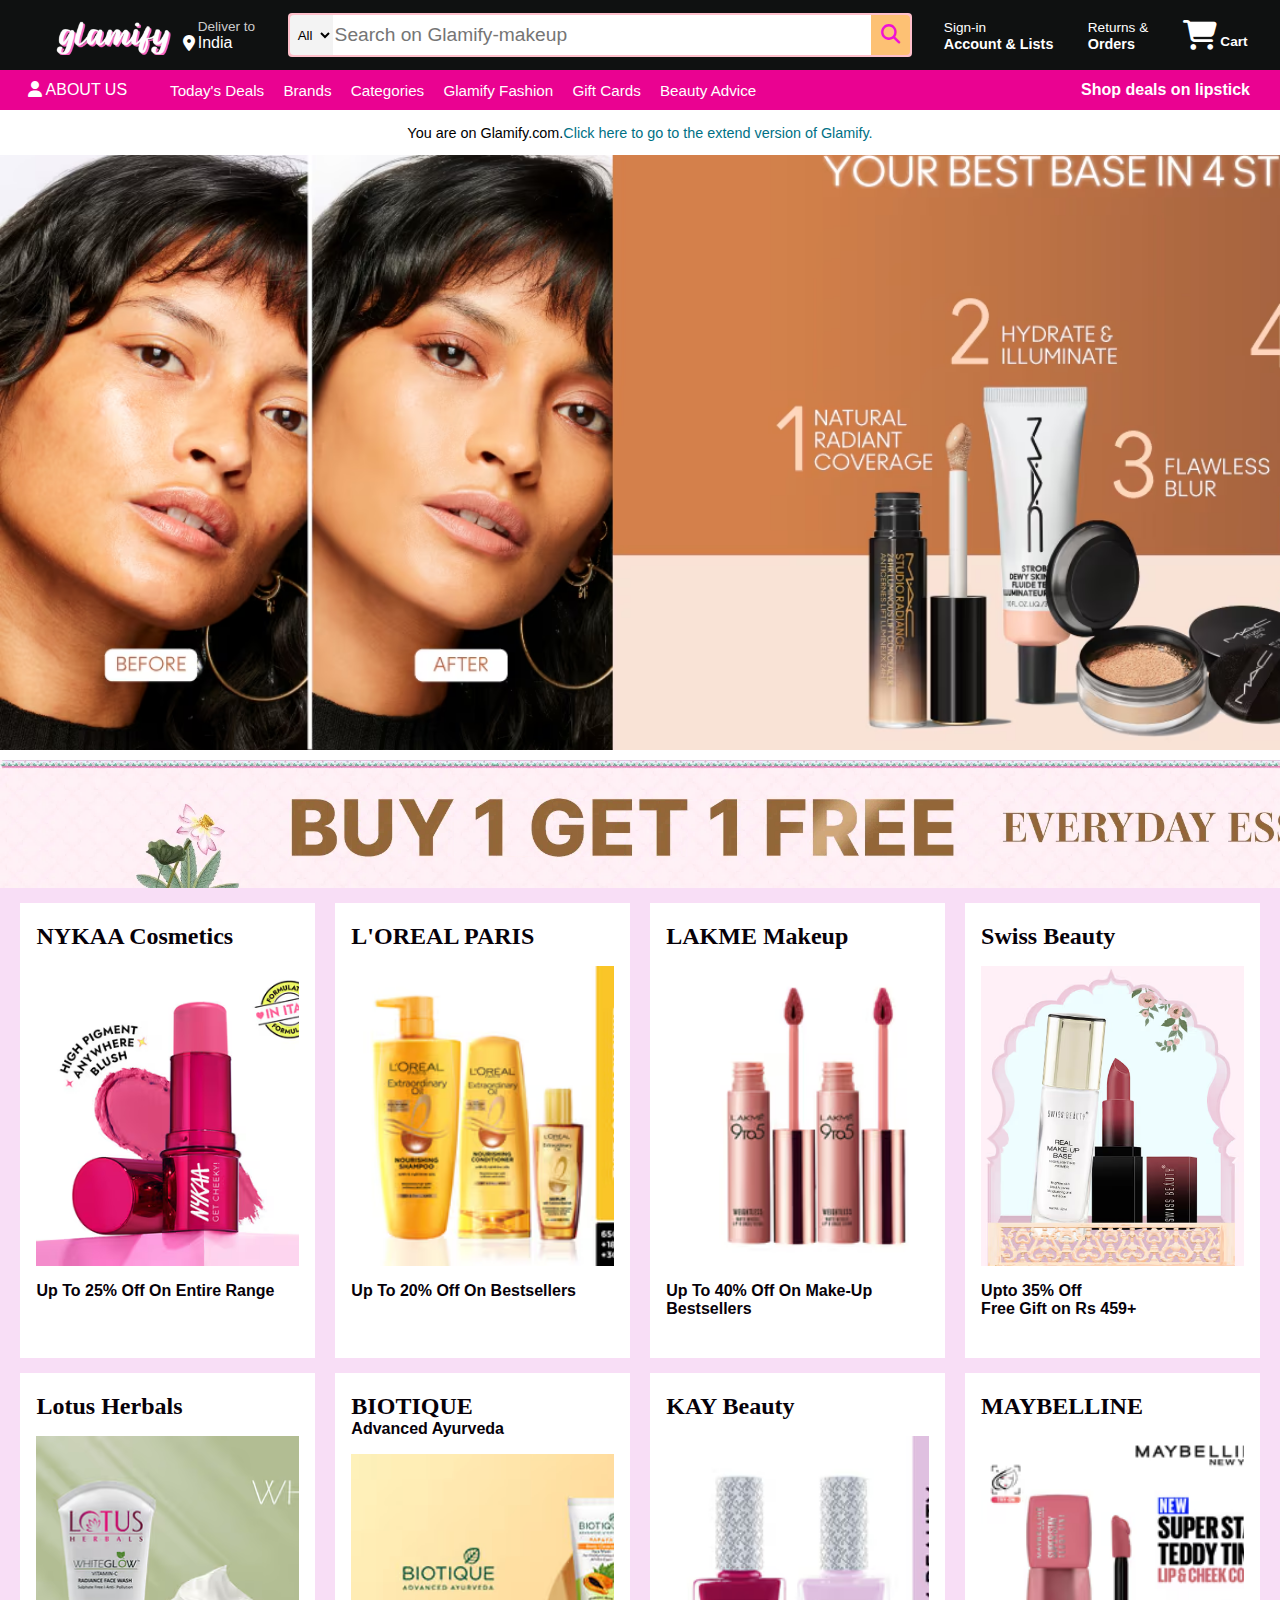
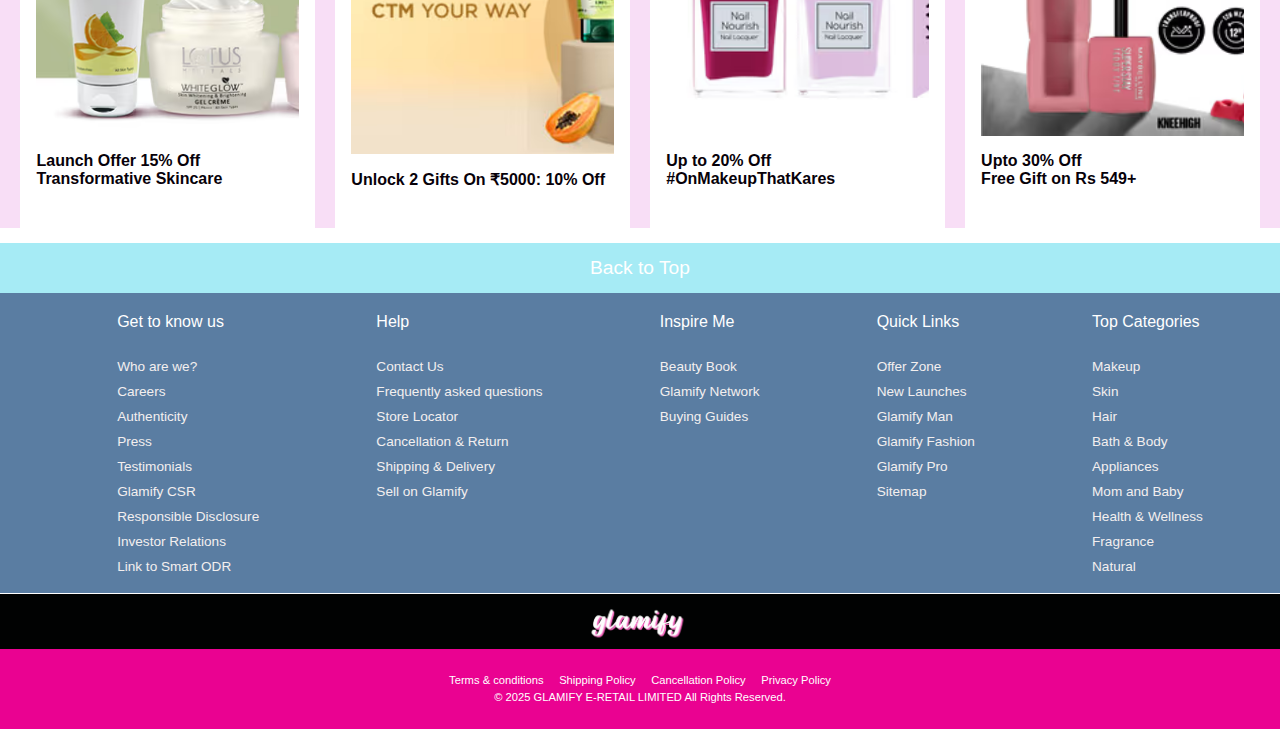
<file: index.html>
<!DOCTYPE html>
<html lang="en">
  <head>
    <meta charset="UTF-8" />
    <meta name="viewport" content="width=device-width, initial-scale=1.0" />
    <title>GLAMIFY</title>
    <link
      rel="stylesheet"
      href="https://cdnjs.cloudflare.com/ajax/libs/font-awesome/6.7.2/css/all.min.css"
      integrity="sha512-Evv84Mr4kqVGRNSgIGL/F/aIDqQb7xQ2vcrdIwxfjThSH8CSR7PBEakCr51Ck+w+/U6swU2Im1vVX0SVk9ABhg=="
      crossorigin="anonymous"
      referrerpolicy="no-referrer"
    />
    <link rel="stylesheet" href="style.css"/>
  </head>
  <body>
    <header>
      <div class="navbar">
        <div class="nav-logo">
          <div class="logo"></div>
        </div>

        <div class="nav-address border">
          <p class="add-first">Deliver to</p>
          <div class="add-icon">
            <i class="fa-sharp fa-solid fa-location-dot"></i>
            <p class="add-second">India</p>
          </div>
        </div>

        <div class="nav-search">
          <select class="search-select">
            <option>All</option>
          </select>
          <input type="text" placeholder="Search on Glamify-makeup" class="search-input" />
          <div class="search-icon">
            <i class="fa-solid fa-magnifying-glass"></i>
          </div>
        </div>
      <div class="nav-signin border">
        <a href="signin.html" target="_blank">
        <p><span>Sign-in</span></p>
        <p class="nav-second">Account & Lists</p>
        </a>
      </div>

    <div class="nav-return border">
      <p><span>Returns &</span></p>
      <p class="nav-second ">Orders</p>
    </div>

    <div class="nav-cart border">
        <i class="fa-solid fa-cart-shopping"></i>
        Cart
    </div>
</div>

    <div class="panel">
        <div class="panel-all"> 
            <i class="fa-solid fa-user"></i>
            <a href="aboutus.html" target="_blank">ABOUT US</a>
            
             </div>
             <div class="panel-ops">
                <p>Today's Deals</p>
                <p>Brands</p>
                <p>Categories</p>
                <p>Glamify Fashion</p>
                <p>Gift Cards</p>
                <p>Beauty Advice</p>
                <p></p>
            </div>
            <div class="panel-deals border">
                <a href="lipstick-deals.html" target="_blank">Shop deals on lipstick</a>
            </div>
    </div>
    </header>
    <div class="hero-section">
        <div class="hero-msg">
            <p>You are on Glamify.com.<a href="https://www.purplle.com/" target="_blank">Click here to go to the extend version of Glamify.</a></p>
        </div>
    </div>
    <div class="buy-section"></div>
        <div class="shop-section">
            <div class="box">
                <a href="nykaa.html" target="_blank">
                <div class="box-content">
                <h2>NYKAA Cosmetics</h2>
                <div class="box-img" style="background-image:url('lipstick.avif');"></div>
                <p>Up To 25% Off On Entire Range</p>
            </div>
            </a>
        </div>
            <div class="box">
                <a href="loreal.html" target="_blank">
                    <div class="box-content">
                    <h2>L'OREAL PARIS</h2>
                    <div class="box-img" style="background-image:url('loreal.avif');"></div>
                    <p>Up To 20% Off On Bestsellers</p>
                </div>
            </a>
            </div>
            <div class="box">
                <a href="lakme.html" target="_blank">
                <div class="box-content">
                    <h2>LAKME Makeup</h2>
                    <div class="box-img" style="background-image:url('lakme.avif');"></div>
                    <p>Up To 40% Off On Make-Up Bestsellers</p>
                </div>
            </a>
            </div>
            <div class="box">
                <a href="swiss.html" target="_blank">
                <div class="box-content">
                    <h2>Swiss Beauty</h2>
                    <div class="box-img" style="background-image:url('swiss.avif');"></div>
                    <p>Upto 35% Off<br>
                    Free Gift on Rs 459+</p>
                </div>
            </a>
            </div>
            <div class="box">
                <a href="lotus.html" target="_blank">
                <div class="box-content">
                    <h2>Lotus Herbals</h2>
                    <div class="box-img" style="background-image:url('lotus.avif');"></div>
                    <p>Launch Offer 15% Off<br>
                        Transformative Skincare</p>
                </div>
            </a>
            </div>
            <div class="box">
                <a href="biotique.html" target="_blank">
                <div class="box-content">
                    <p><h2>BIOTIQUE</h2> Advanced Ayurveda<p>
             <div class="box-img" style="background-image:url('biotique.avif');"></div>
                    <p>Unlock 2 Gifts
                    On ₹5000: 10% Off</p>
                </div>
            </a>
            </div>
            <div class="box">
                <a href="kay.html" target="_blank">
                <div class="box-content">
                    <h2>KAY Beauty</h2>
                    <div class="box-img" style="background-image:url('kay.avif');"></div>
                    <p>Up to 20% Off <br> #OnMakeupThatKares</p>
                </div>
            </a>
            </div>
            <div class="box">
                <a href="maybelline.html" target="_blank">
                <div class="box-content">
                    <h2>MAYBELLINE</h2>
                    <div class="box-img" style="background-image:url('maybelline.avif');"></div>
                    <p>Upto 30% Off<br>Free Gift on Rs 549+</p>
                </div>
            </a>
            </div>
        </div>
     <footer>
        <div class="foot-panel1">
            <a href="index.html" target="_blank">Back to Top</a>
        </div>
     

        <div class="foot-panel2">
            <ul>
                <p>Get to know us<br><br></p>
                <a>Who are we?</a>
                <a>Careers</a>
                <a>Authenticity</a>
                <a>Press</a>
                <a>Testimonials</a>
                <a>Glamify CSR</a>
                <a>Responsible Disclosure</a>
                <a>Investor Relations</a>
                <a>Link to Smart ODR</a>
            </ul>
            <ul>
                <p>Help<br><br></p>
                <a>Contact Us</a>
                <a>Frequently asked questions</a>
                <a>Store Locator</a>
                <a>Cancellation & Return</a>
                <a>Shipping & Delivery</a>
                <a>Sell on Glamify</a>
                </ul>
            <ul>
                <p>Inspire Me<br><br></p>
                <a>Beauty Book</a>
                <a>Glamify Network</a>
                <a>Buying Guides</a>
             </ul>
            <ul>
                <p>Quick Links<br><br></p>
                <a>Offer Zone</a>
                <a>New Launches</a>
                <a>Glamify Man</a>
                <a>Glamify Fashion</a>
                <a>Glamify Pro</a>
                <a>Sitemap</a>
             </ul>
            <ul>
                <p>Top Categories<br><br></p>
                <a> Makeup</a>
                <a>Skin</a>
                <a>Hair</a>
                <a>Bath & Body</a>
                <a>Appliances</a>
                <a>Mom and Baby</a>
                <a>Health & Wellness</a>
                <a>Fragrance</a>
                <a>Natural</a>
           </ul>
        </div>
        <div class="foot-panel3">
            <div class="logo1"></div>
        </div>

        <div class="foot-panel4">
            <div class="pages">
                <a>Terms & conditions&nbsp;&nbsp;&nbsp;&nbsp;</a>
                <a>Shipping Policy&nbsp;&nbsp;&nbsp;&nbsp;</a>
                <a>Cancellation Policy&nbsp;&nbsp;&nbsp;&nbsp;</a>
                <a>Privacy Policy</a>
            </div>
            <div class="copyright">
                © 2025 GLAMIFY E-RETAIL LIMITED All Rights Reserved.
            </div>
        </div>
    </footer>
    </div>
    </header>
  </body>
</html>
</file>
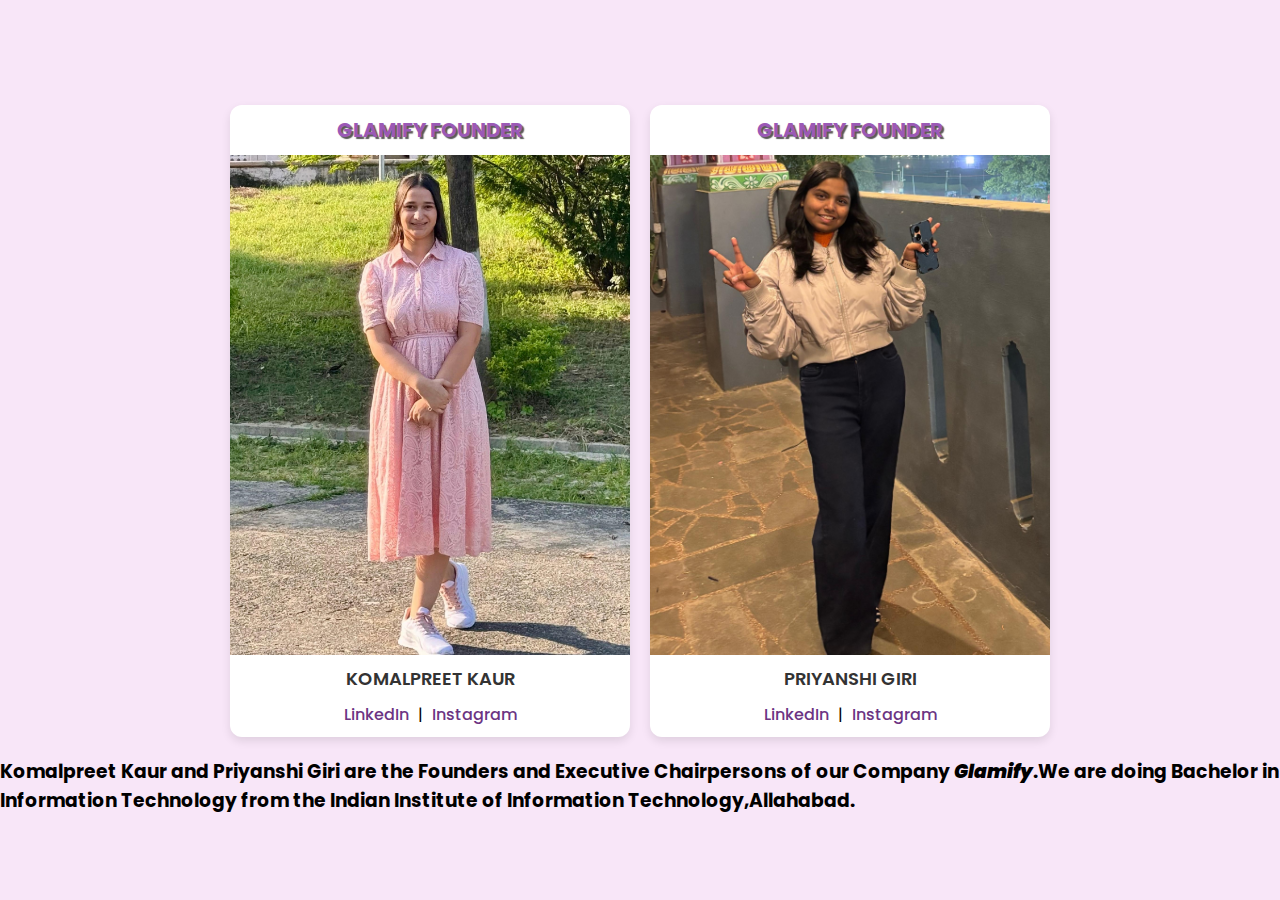
<file: aboutus.html>
<!DOCTYPE html>
<html lang="en">
<head>
    <meta charset="UTF-8">
    <meta name="viewport" content="width=device-width, initial-scale=1.0">
    <title>About Us</title>
    <link rel="preconnect" href="https://fonts.googleapis.com">
    <link href="https://fonts.googleapis.com/css2?family=Poppins:wght@300;400;600&display=swap" rel="stylesheet">
    <link rel="stylesheet" href="https://cdnjs.cloudflare.com/ajax/libs/font-awesome/6.7.2/css/all.min.css" integrity="sha512-Evv84Mr4kqVGRNSgIGL/F/aIDqQb7xQ2vcrdIwxfjThSH8CSR7PBEakCr51Ck+w+/U6swU2Im1vVX0SVk9ABhg==" crossorigin="anonymous" referrerpolicy="no-referrer"/>
    <style>
        * {
            margin: 0;
            padding: 0;
            box-sizing: border-box;
            font-family: 'Poppins', sans-serif;
        }
        body {
            background-color: #f8e6f8;
            display: flex;
            justify-content: center;
            align-items: center;
            min-height: 100vh;
            flex-direction: column;
        }
        .founder-section
        {
            display: flex;
            flex-wrap: wrap;
            justify-content: center;
            gap: 20px;
            width: 90%;
            max-width: 1200px;
            padding: 20px;
        }
        .box 
        {
            background: white;
            width: 400px;
            border-radius: 12px;
            box-shadow: 0 4px 10px rgba(0, 0, 0, 0.1);
            text-align: center;
            overflow: hidden;
            transition: transform 0.3s ease, box-shadow 0.3s ease;
        }
        .box:hover {
            transform: scale(1.05);
            box-shadow: 0 6px 15px rgba(0, 0, 0, 0.2);
        }
        .box h1 {
            font-size: 20px;
            color: #9b59b6;
            margin: 10px 0;
            text-shadow: 2px 2px 1px rgba(71, 69, 69, 0.897);
        }
        .box .box-img {
            height: 500px;
            background-size: cover;
            background-position: center;
        }
        .box h2 {
            font-size: 18px;
            font-weight: 600;
            color: #333;
            margin-top: 10px;
        }
        .box a {
            display: inline-block;
            margin: 10px 5px;
            text-decoration: none;
            color: #6c3483;
            font-weight: 500;
            transition: color 0.3s ease;
        }
        .box a:hover {
            color: #9b59b6;
        }
    </style>
</head>
<body>
    <div class="founder-section">
        <div class="box">
            <h1>GLAMIFY FOUNDER</h1>
            <div class="box-img" style="background-image:url('komal.jpg');"></div>
            <h2>KOMALPREET KAUR</h2>
            <a href="http://www.linkedin.com/in/komal-bajwa-b12b24332" target="_blank">LinkedIn</a> |
            <a href="https://www.instagram.com/komal_bajwa.?igsh=emI4YWkxbGgxd2tm&utm_source=qr" target="_blank">Instagram</a>
        </div>
        <div class="box">
            <h1>GLAMIFY FOUNDER</h1>
            <div class="box-img" style="background-image:url('priyanshi.jpg');"></div>
            <h2>PRIYANSHI GIRI</h2>
            <a href="https://www.linkedin.com/in/priyanshi-giri-5b7267330" target="_blank">LinkedIn</a> |
            <a href="https://www.instagram.com/priyanshi_g111?igsh=eXVkNTJ1cGRpaWpu" target="_blank">Instagram</a>
        </div>
    </div>
    <h3>Komalpreet Kaur and Priyanshi Giri are the Founders and Executive Chairpersons of our Company <i><b>Glamify</b></i>.We are doing Bachelor in Information Technology from the Indian Institute of Information Technology,Allahabad.</h3>
</body>
</html>
</file>
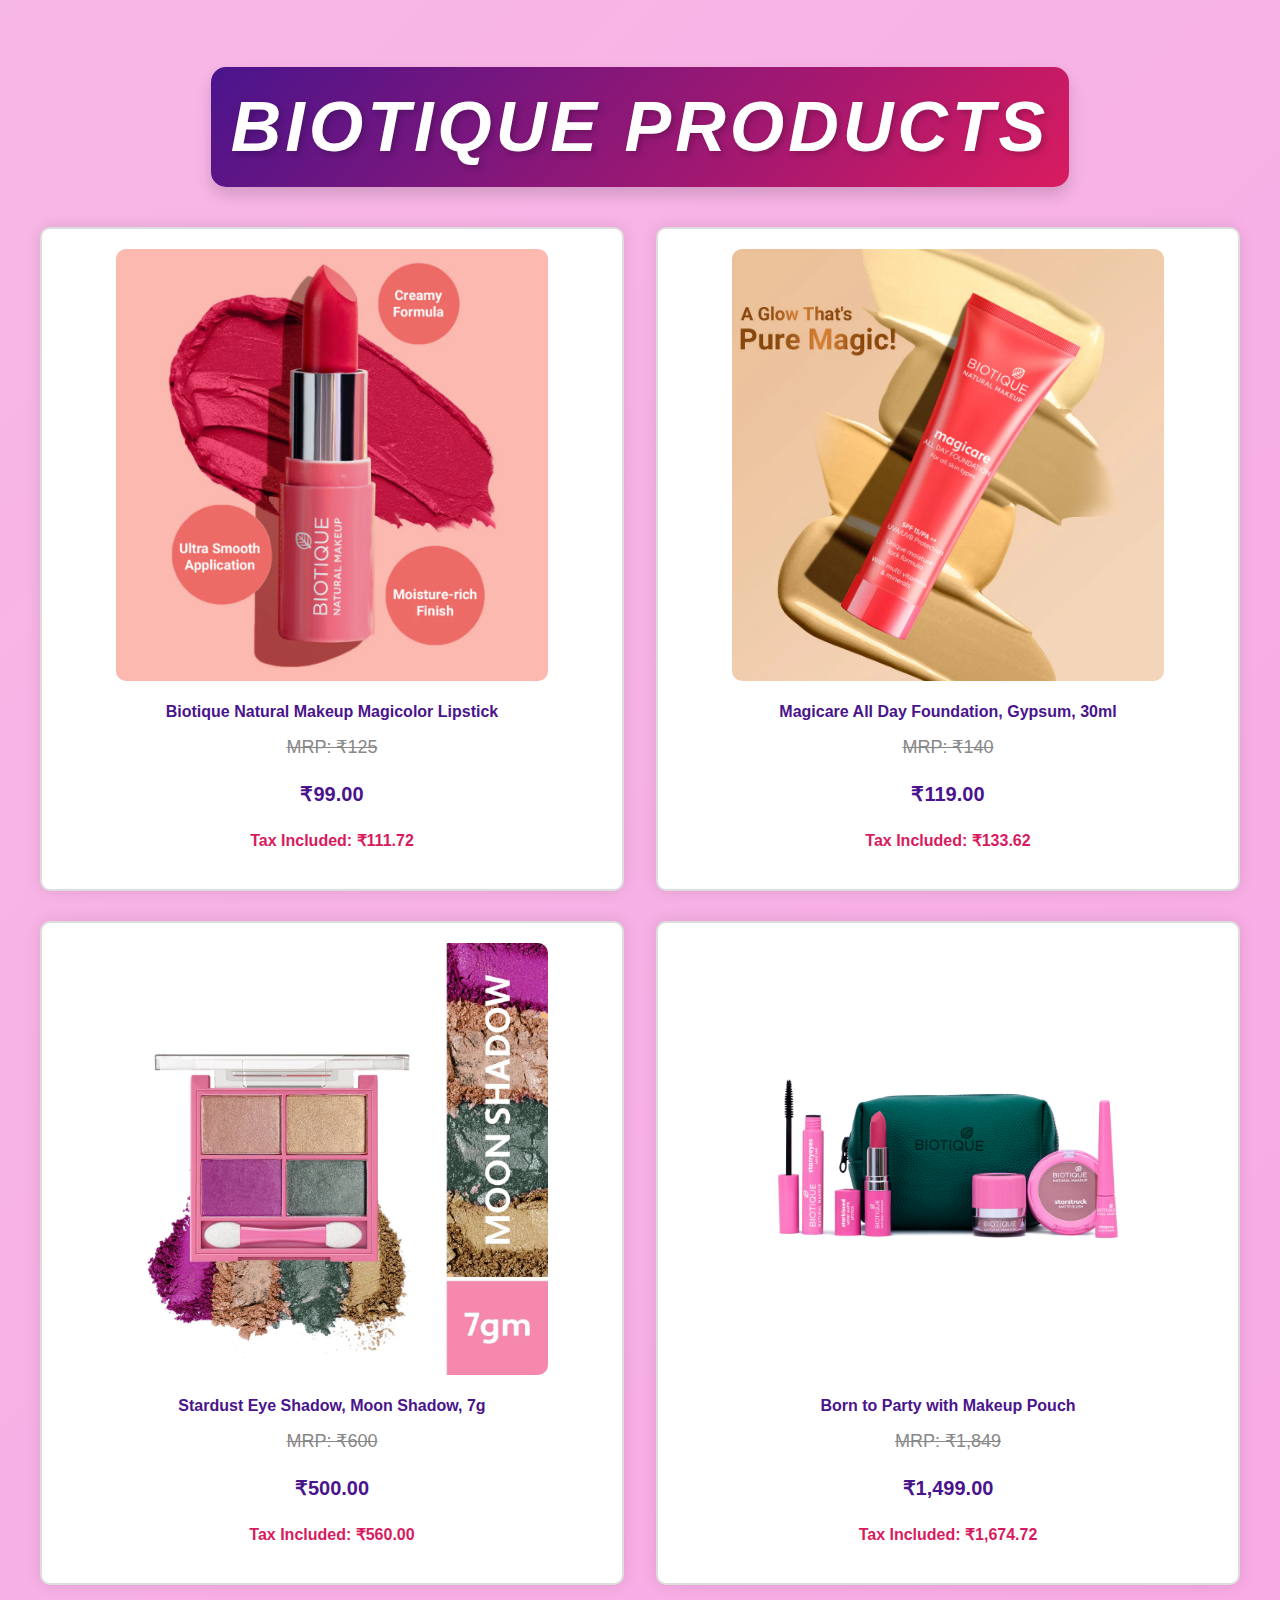
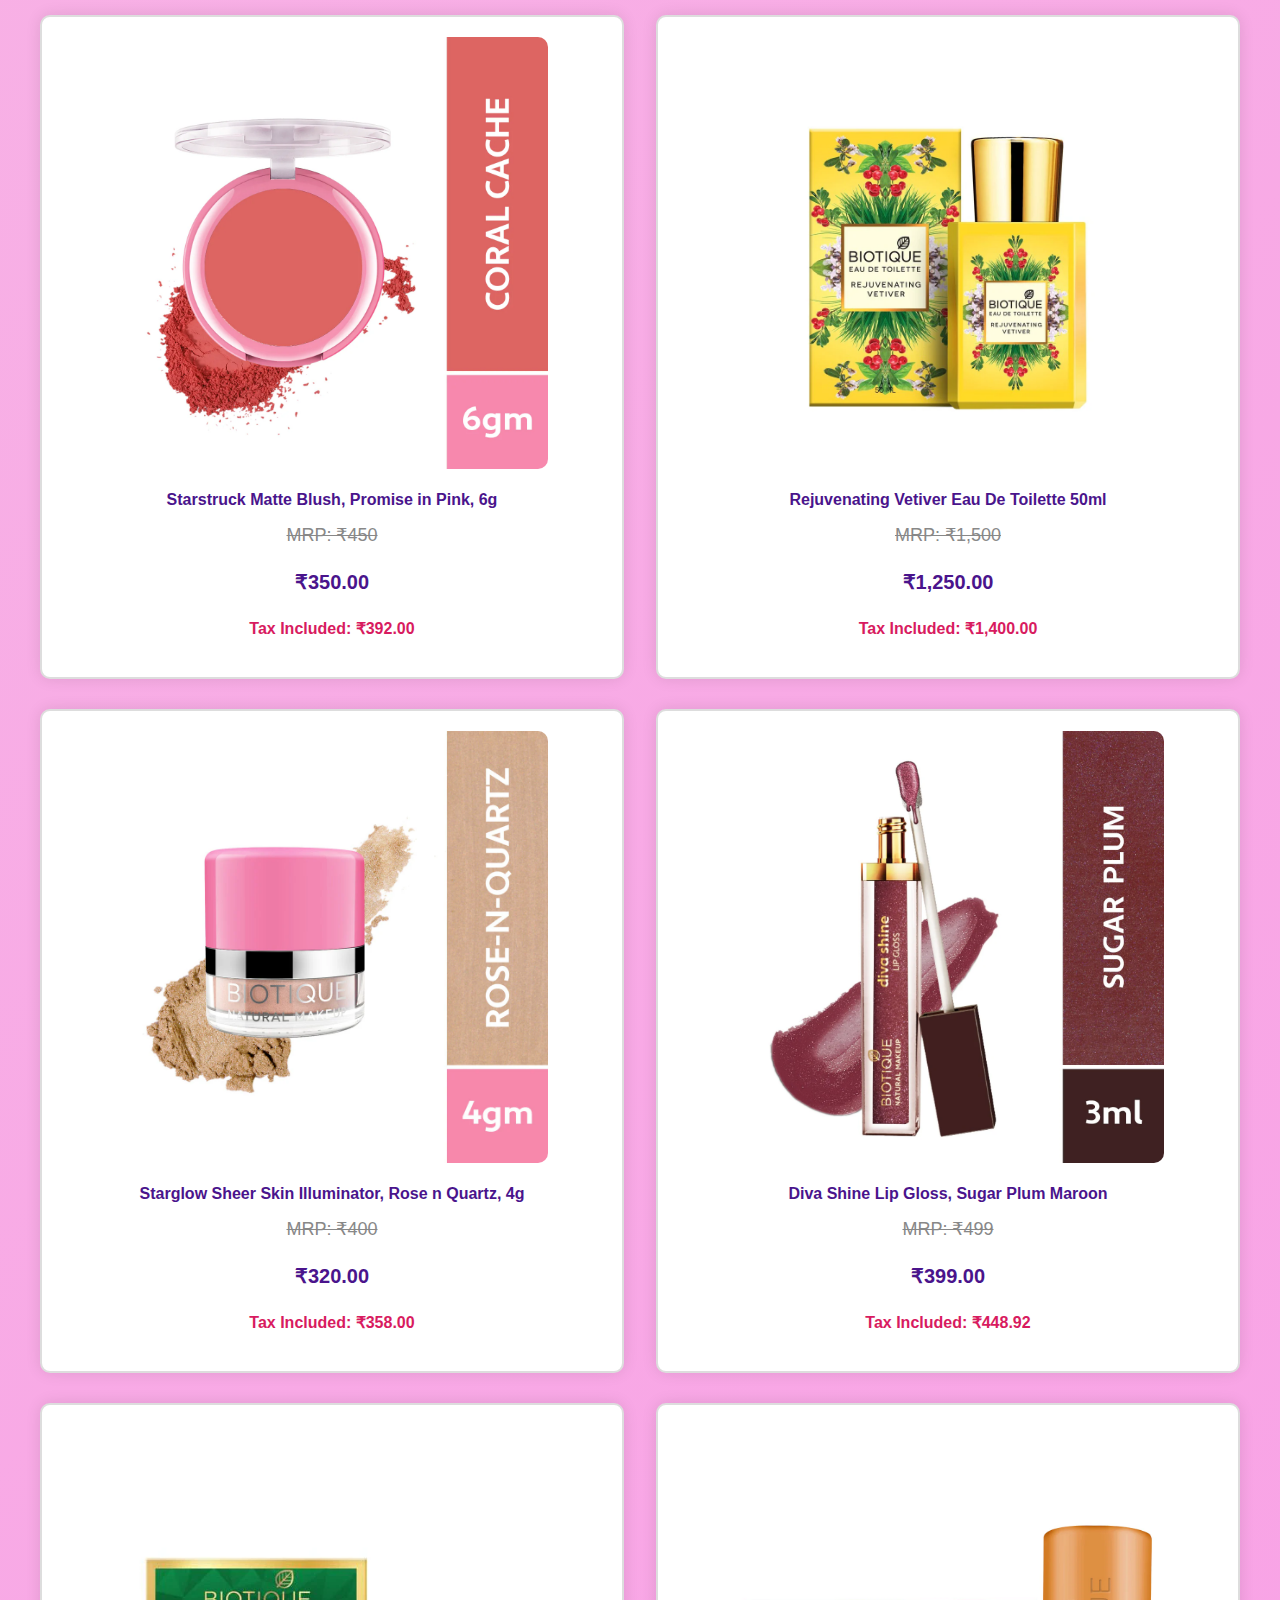
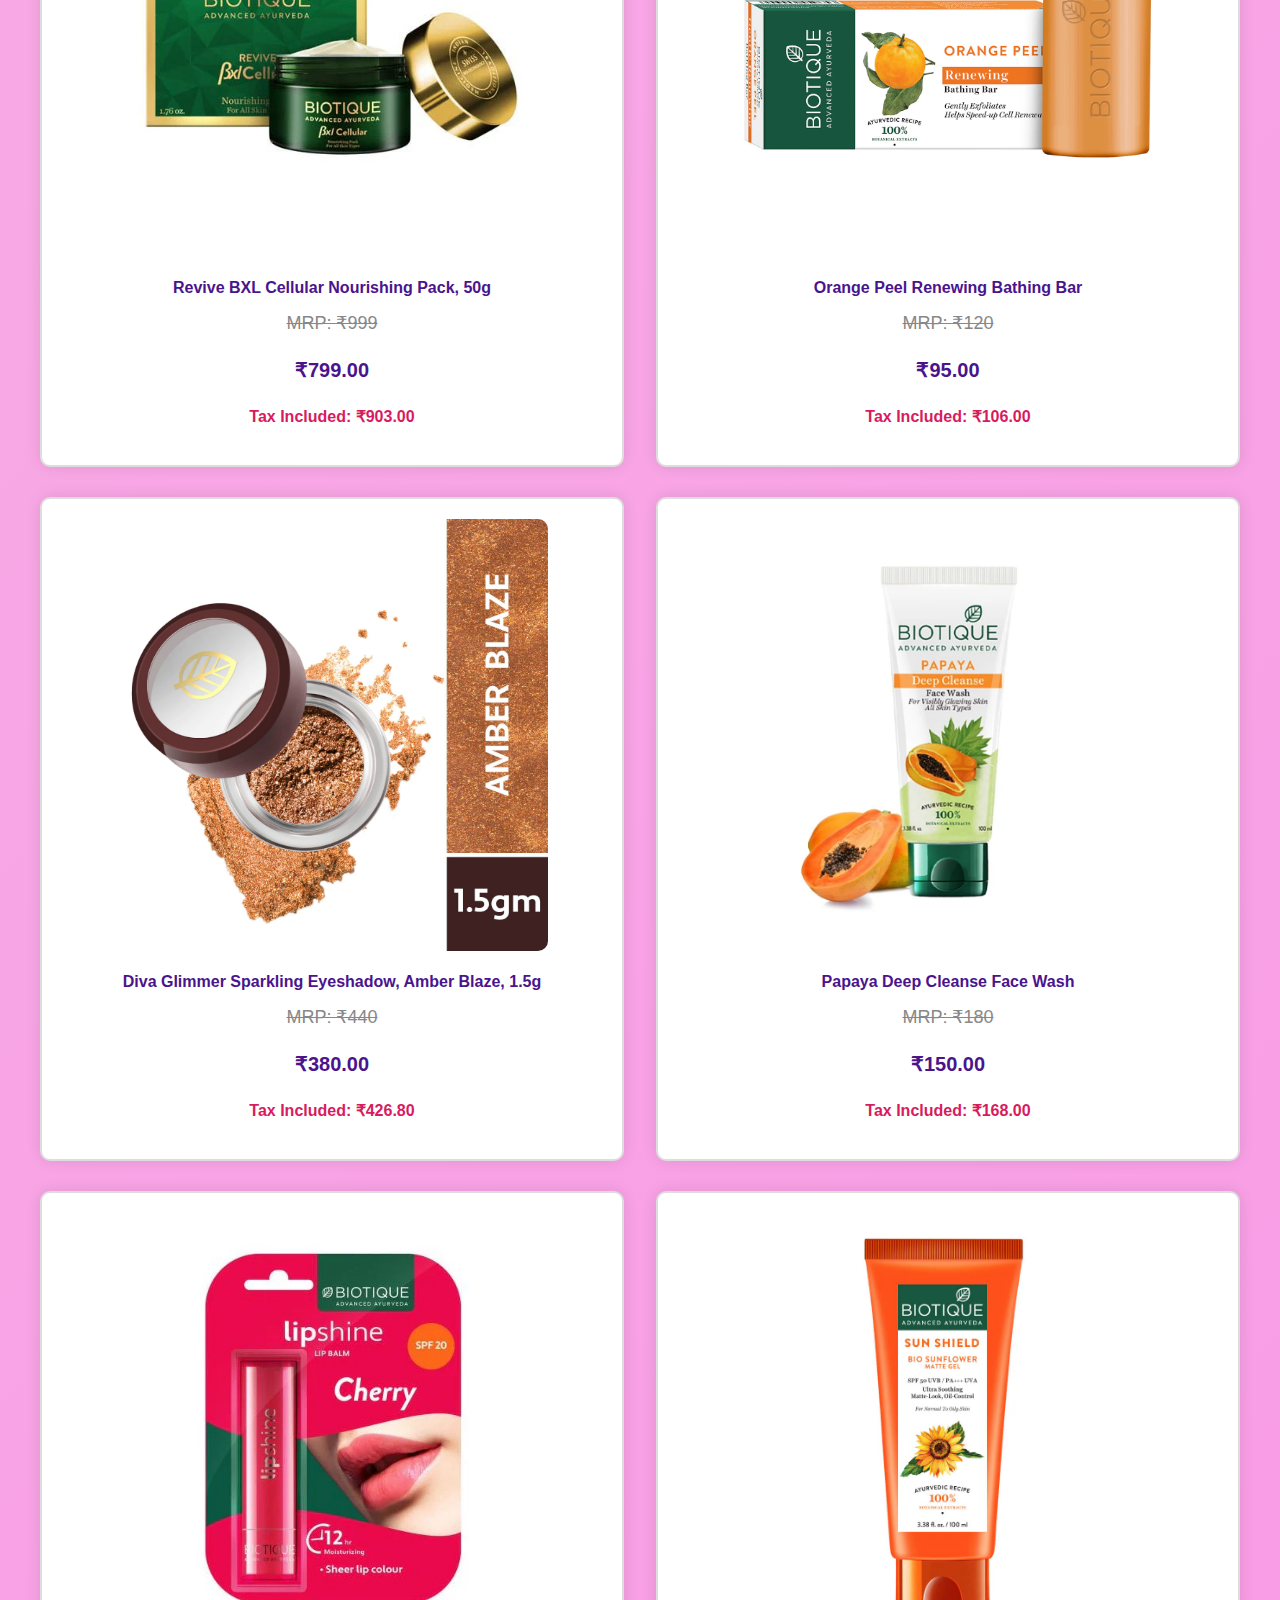
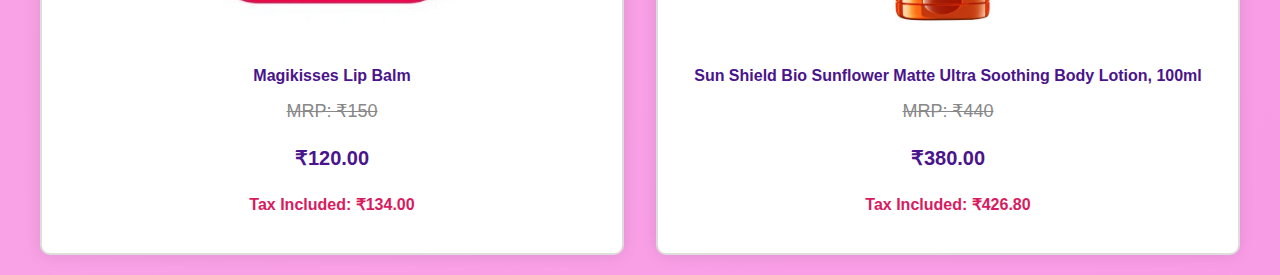
<file: biotique.html>
<!DOCTYPE html>
<html lang="en">
<head>
    <meta charset="UTF-8">
    <meta name="viewport" content="width=device-width, initial-scale=1.0">
    <title>BIOTIQUE</title>
    <style>
        body {
            font-family: 'Arial', sans-serif;
            margin: 0;
            padding: 20px;
            background: linear-gradient(135deg, #f7b7e5, #f99ce6); /* Smooth gradient background */
            color: #333;
            text-align: center;
        }

        h1 {
            font-size: 70px;
            color: #ffffff;
            margin-bottom: 40px;
            font-style: italic;
            letter-spacing: 4px;
            text-transform: uppercase;
            text-shadow: 3px 3px 6px rgba(0, 0, 0, 0.2);
            background: linear-gradient(135deg, #4a148c, #d81b60);
            padding: 20px;
            border-radius: 15px;
            display: inline-block;
            box-shadow: 0 8px 15px rgba(0, 0, 0, 0.15);
        }

        .flex-container {
            display: flex;
            flex-wrap: wrap;
            justify-content: space-between;
            gap: 30px;
            max-width: 1200px;
            margin: 0 auto;
        }

        .flex-item {
            background-color: #fff;
            border: 2px solid #ddd;
            border-radius: 10px;
            padding: 20px;
            width: 45%;  /* Two items per row */
            box-shadow: 0 0 15px rgba(0, 0, 0, 0.1);
            text-align: center;
            transition: transform 0.3s ease, box-shadow 0.3s ease;
        }

        .flex-item:hover {
            transform: scale(1.05);
            box-shadow: 0 0 15px rgba(0, 0, 0, 0.3);
        }

        .flex-item img {
            width: 80%;
            height: auto;
            border-radius: 10px;
            margin-bottom: 15px;
        }

        .product-info {
            font-size: 16px;
            color: #555;
            line-height: 1.5;
            text-align: center;
        }

        .product-info a {
            text-decoration: none;
            color: #4A148C;
            font-weight: bold;
            transition: color 0.3s ease;
        }

        .product-info a:hover {
            color: #D81B60;
        }

        .product-info .price {
            font-size: 18px;
            text-decoration: line-through;
            color: #888;
            margin-top: 10px;
        }

        .product-info .discount-price {
            font-size: 20px;
            font-weight: bold;
            color: #4A148C;
            margin-top: 5px;
        }

        .product-info .tax-info {
            font-size: 16px;
            font-weight: bold;
            color: #D81B60;
            margin-top: 5px;
        }

        @media (max-width: 768px) {
            .flex-item {
                width: 100%;
            }
        }
    </style>
</head>
<body>

    <h1>BIOTIQUE PRODUCTS</h1>

    <div class="flex-container">
        <div class="flex-item">
            <img src="bioimg1.jpg" alt="Magicolor Lipstick">
            <div class="product-info">
                <a href="https://www.biotique.com/products/magicolor-lipstick" target="_blank">Biotique Natural Makeup Magicolor Lipstick</a>
                <p class="price">MRP: ₹125</p>
                <p class="discount-price">₹99.00</p>
                <p class="tax-info">Tax Included: ₹111.72</p>
            </div>
        </div>

        <div class="flex-item">
            <img src="bioimg2.jpg" alt="Magicare All Day Foundation">
            <div class="product-info">
                <a href="https://www.biotique.com/products/magicare-all-day-foundation" target="_blank">Magicare All Day Foundation, Gypsum, 30ml</a>
                <p class="price">MRP: ₹140</p>
                <p class="discount-price">₹119.00</p>
                <p class="tax-info">Tax Included: ₹133.62</p>
            </div>
        </div>

        <div class="flex-item">
            <img src="bioimg3.jpg" alt="Stardust Eye Shadow">
            <div class="product-info">
                <a href="https://www.biotique.com/products/stardust-eye-shadow" target="_blank">Stardust Eye Shadow, Moon Shadow, 7g</a>
                <p class="price">MRP: ₹600</p>
                <p class="discount-price">₹500.00</p>
                <p class="tax-info">Tax Included: ₹560.00</p>
            </div>
        </div>

        <div class="flex-item">
            <img src="bioimg4.jpg" alt="Born to Party Makeup Pouch">
            <div class="product-info">
                <a href="https://www.biotique.com/products/make-up-combos-born-to-party-with-makeup-pouch" target="_blank">Born to Party with Makeup Pouch</a>
                <p class="price">MRP: ₹1,849</p>
                <p class="discount-price">₹1,499.00</p>
                <p class="tax-info">Tax Included: ₹1,674.72</p>
            </div>
        </div>

        <div class="flex-item">
            <img src="bioimg5.jpg" alt="Starstruck Matte Blush">
            <div class="product-info">
                <a href="https://www.biotique.com/products/starstruck-matte-blush" target="_blank">Starstruck Matte Blush, Promise in Pink, 6g</a>
                <p class="price">MRP: ₹450</p>
                <p class="discount-price">₹350.00</p>
                <p class="tax-info">Tax Included: ₹392.00</p>
            </div>
        </div>

        <div class="flex-item">
            <img src="bioimg6.jpg" alt="Rejuvenating Vetiver Eau De Toilette">
            <div class="product-info">
                <a href="https://www.biotique.com/products/biotique-rejuvinating-vetiver-50ml" target="_blank">Rejuvenating Vetiver Eau De Toilette 50ml</a>
                <p class="price">MRP: ₹1,500</p>
                <p class="discount-price">₹1,250.00</p>
                <p class="tax-info">Tax Included: ₹1,400.00</p>
            </div>
        </div>

        <div class="flex-item">
            <img src="bioimg7.jpg" alt="Starglow Sheer Skin Illuminator">
            <div class="product-info">
                <a href="https://www.biotique.com/products/starglow-sheer-skin-illuminator" target="_blank">Starglow Sheer Skin Illuminator, Rose n Quartz, 4g</a>
                <p class="price">MRP: ₹400</p>
                <p class="discount-price">₹320.00</p>
                <p class="tax-info">Tax Included: ₹358.00</p>
            </div>
        </div>

        <div class="flex-item">
            <img src="bioimg8.jpg" alt="Diva Shine Lip Gloss">
            <div class="product-info">
                <a href="https://www.biotique.com/products/diva-shine-lip-gloss" target="_blank">Diva Shine Lip Gloss, Sugar Plum Maroon</a>
                <p class="price">MRP: ₹499</p>
                <p class="discount-price">₹399.00</p>
                <p class="tax-info">Tax Included: ₹448.92</p>
            </div>
        </div>

        <div class="flex-item">
            <img src="bioimg9.jpg" alt="Revive BXL Nourishing Pack">
            <div class="product-info">
                <a href="https://www.biotique.com/products/bxl-cellular-nourishing-pack" target="_blank">Revive BXL Cellular Nourishing Pack, 50g</a>
                <p class="price">MRP: ₹999</p>
                <p class="discount-price">₹799.00</p>
                <p class="tax-info">Tax Included: ₹903.00</p>
            </div>
        </div>

        <div class="flex-item">
            <img src="bioimg10.jpg" alt="Orange Peel Renewing Bathing Bar">
            <div class="product-info">
                <a href="https://www.biotique.com/products/orange-peel-bathing-bar" target="_blank">Orange Peel Renewing Bathing Bar</a>
                <p class="price">MRP: ₹120</p>
                <p class="discount-price">₹95.00</p>
                <p class="tax-info">Tax Included: ₹106.00</p>
            </div>
        </div>

        <div class="flex-item">
            <img src="bioimg11.jpg" alt="Diva Glimmer Eyeshadow">
            <div class="product-info">
                <a href="https://www.biotique.com/products/diva-glimmer-sparkling-eyeshadow" target="_blank">Diva Glimmer Sparkling Eyeshadow, Amber Blaze, 1.5g</a>
                <p class="price">MRP: ₹440</p>
                <p class="discount-price">₹380.00</p>
                <p class="tax-info">Tax Included: ₹426.80</p>
            </div>
        </div>

        <div class="flex-item">
            <img src="bioimg12.jpg" alt="Papaya Deep Cleanse Face Wash">
            <div class="product-info">
                <a href="https://www.biotique.com/products/papaya-deep-cleanse-face-wash" target="_blank">Papaya Deep Cleanse Face Wash</a>
                <p class="price">MRP: ₹180</p>
                <p class="discount-price">₹150.00</p>
                <p class="tax-info">Tax Included: ₹168.00</p>
            </div>
        </div>

        <div class="flex-item">
            <img src="bioimg13.jpg" alt="Magikisses Lip Balm">
            <div class="product-info">
                <a href="https://www.biotique.com/products/magikisses-lip-balm" target="_blank">Magikisses Lip Balm</a>
                <p class="price">MRP: ₹150</p>
                <p class="discount-price">₹120.00</p>
                <p class="tax-info">Tax Included: ₹134.00</p>
            </div>
        </div>

        <div class="flex-item">
            <img src="bioimg14.jpg" alt="Sun Shield Bio Sunflower Matte Lotion">
            <div class="product-info">
                <a href="https://www.biotique.com/products/biotique-uva-uvb-lotion-100ml-sunflower-matte" target="_blank">Sun Shield Bio Sunflower Matte Ultra Soothing Body Lotion, 100ml</a>
                <p class="price">MRP: ₹440</p>
                <p class="discount-price">₹380.00</p>
                <p class="tax-info">Tax Included: ₹426.80</p>
            </div>
        </div>
    </div>

</body>
</html>
</file>
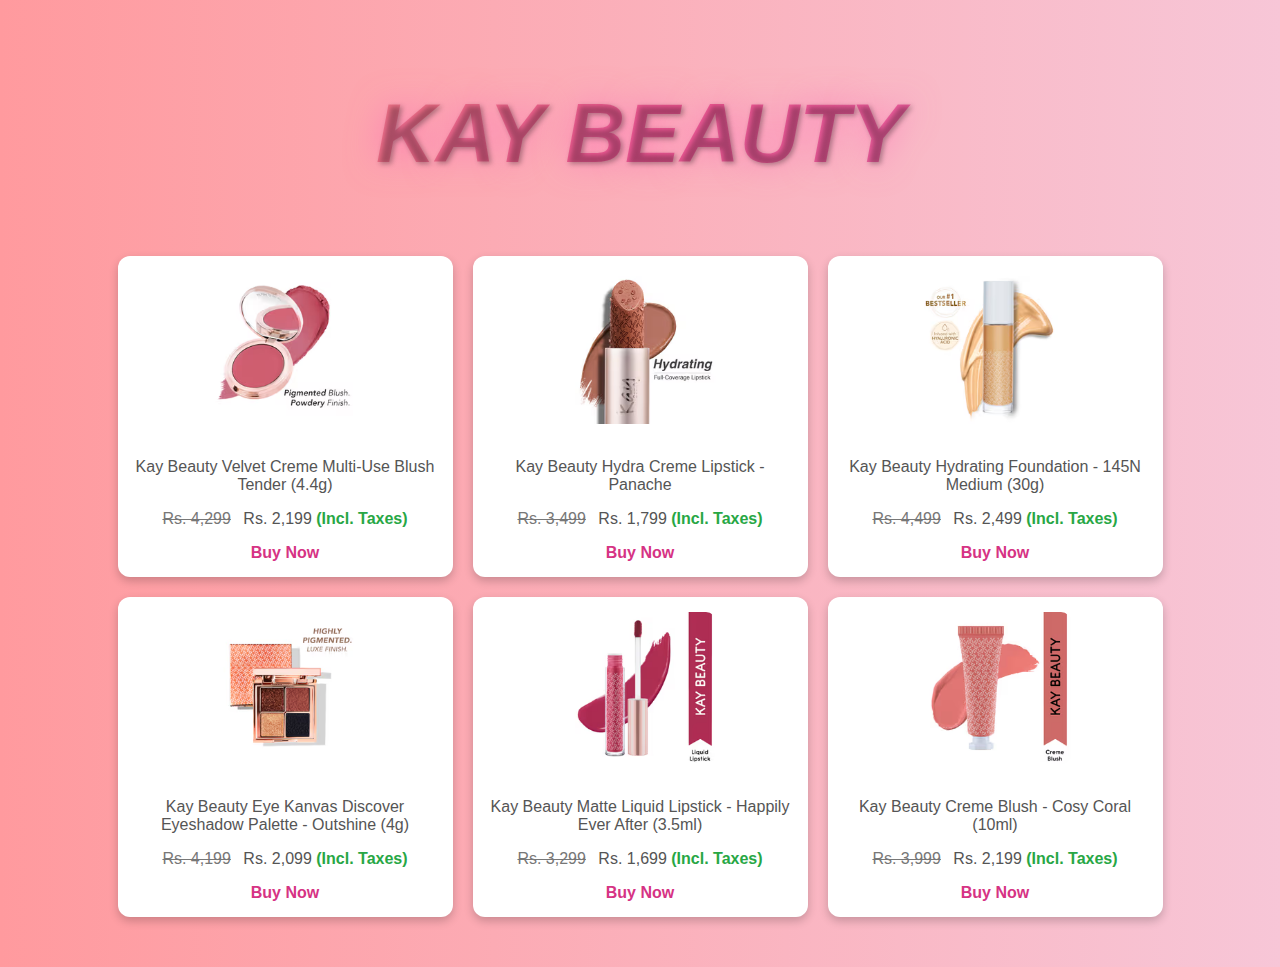
<file: kay.html>
<!DOCTYPE html>
<html lang="en">
<head>
    <meta charset="UTF-8">
    <meta name="viewport" content="width=device-width, initial-scale=1.0">
    <title>KAY Beauty</title>
    <style>
        /* Overall Styling */
        body {
            font-family: 'Arial', sans-serif;
            margin: 0;
            padding: 20px;
            background: linear-gradient(to right, #ff9a9e, #f7c6d7);
            text-align: center;
            color: #333;
        }

        /* Aesthetic Heading Styling */
        h1 {
            font-family: 'Poppins', sans-serif; /* Elegant font */
            font-size: 75px;
            font-weight: 700;
            background: linear-gradient(135deg, #ec7c7c, #ec548c, #eb5fa0);
            background-clip: text;
            color: transparent;
            text-shadow: 2px 2px 5px rgba(0, 0, 0, 0.3), 0 0 30px rgba(255, 105, 180, 0.7);
            padding: 20px;
            margin-bottom: 30px;
            display: inline-block;
            transform: scale(1.1);
        }

        /* Flex Container Styling */
        .flex-container {
            display: flex;
            flex-wrap: wrap;
            justify-content: center;
            gap: 20px;
            padding: 30px 10px;
        }

        /* Flex Item Styling */
        .flex-item {
            background: #fff;
            border-radius: 12px;
            padding: 15px;
            width: 25%;  /* Smaller item width */
            box-shadow: 0 4px 10px rgba(0, 0, 0, 0.2);
            transition: transform 0.3s ease, box-shadow 0.3s ease;
            text-align: center;
            overflow: hidden;
        }

        /* Hover Effects */
        .flex-item:hover {
            transform: scale(1.05);
            box-shadow: 0 6px 20px rgba(0, 0, 0, 0.3);
        }

        /* Image Styling - Very Small Size */
        .flex-item img {
            width: 50%;  /* Very small images */
            height: auto;
            border-radius: 10px;
            margin-bottom: 15px;
        }

        /* Text Styling */
        .flex-item p {
            font-size: 16px;
            color: #555;
            font-weight: 500;
            margin-top: 15px;
        }

        /* Price and Discount Styling */
        .price {
            color: #e74c3c;
            font-size: 18px;
            margin-top: 10px;
            font-weight: bold;
        }

        .discount {
            text-decoration: line-through;
            color: #777;
            margin-right: 8px;
        }

        /* Tax and Inclusion Styling */
        .tax {
            color: #28a745;
            font-weight: bold;
        }

        /* Link Styling */
        .flex-item a {
            text-decoration: none;
            color: #d63384;
            font-size: 16px;
            display: block;
            margin-top: 15px;
            font-weight: 600;
        }

        /* Responsive Design */
        @media (max-width: 768px) {
            .flex-item {
                width: 45%;  /* Adjust for smaller screens */
            }
        }
    </style>
</head>
<body>

    <h1><i>KAY BEAUTY</i></h1>

    <div class="flex-container">
        <!-- Product 1 -->
        <div class="flex-item">
            <img src="kayimg1.jpg" alt="kay1">
            <p>Kay Beauty Velvet Creme Multi-Use Blush Tender (4.4g)</p>
            <p class="price"><span class="discount">Rs. 4,299</span> Rs. 2,199 <span class="tax">(Incl. Taxes)</span></p>
            <a href="https://www.nykaa.com/kay-beauty-velvet-dream-multi-use-blush/p/17395669?productId=17395669&pps=1&skuId=14488863">Buy Now</a>
        </div>
        <!-- Product 2 -->
        <div class="flex-item">
            <img src="kayimg2.jpg" alt="kay2">
            <p>Kay Beauty Hydra Creme Lipstick - Panache</p>
            <p class="price"><span class="discount">Rs. 3,499</span> Rs. 1,799 <span class="tax">(Incl. Taxes)</span></p>
            <a href="https://www.nykaa.com/kay-beauty-signature-creme-lipstick-panache/p/16439255?productId=16439255&pps=2&skuId=14075611">Buy Now</a>
        </div>

        <!-- Product 3 -->
        <div class="flex-item">
            <img src="kayimg3.jpg" alt="kay3">
            <p>Kay Beauty Hydrating Foundation - 145N Medium (30g)</p>
            <p class="price"><span class="discount">Rs. 4,499</span> Rs. 2,499 <span class="tax">(Incl. Taxes)</span></p>
            <a href="https://www.nykaa.com/kay-beauty-hydrating-foundation/p/1229442?productId=1229442&pps=4&skuId=772973">Buy Now</a>
        </div>

        <!-- Product 4 -->
        <div class="flex-item">
            <img src="kayimg4.jpg" alt="kay4">
            <p>Kay Beauty Eye Kanvas Discover Eyeshadow Palette - Outshine (4g)</p>
            <p class="price"><span class="discount">Rs. 4,199</span> Rs. 2,099 <span class="tax">(Incl. Taxes)</span></p>
            <a href="https://www.nykaa.com/kay-beauty-eye-kanvas-discover-eyeshadow-palette/p/18267040?productId=18267040&pps=5&skuId=15608815">Buy Now</a>
        </div>

        <!-- Product 5 -->
        <div class="flex-item">
            <img src="kayimg5.jpg" alt="kay5">
            <p>Kay Beauty Matte Liquid Lipstick - Happily Ever After (3.5ml)</p>
            <p class="price"><span class="discount">Rs. 3,299</span> Rs. 1,699 <span class="tax">(Incl. Taxes)</span></p>
            <a href="https://www.nykaa.com/kay-beauty-matte-liquid-lipstick/p/9547704?productId=9547704&pps=6&skuId=4673721">Buy Now</a>
        </div>

        <!-- Product 6 -->
        <div class="flex-item">
            <img src="kayimg6.jpg" alt="kay6">
            <p>Kay Beauty Creme Blush - Cosy Coral (10ml)</p>
            <p class="price"><span class="discount">Rs. 3,999</span> Rs. 2,199 <span class="tax">(Incl. Taxes)</span></p>
            <a href="https://www.nykaa.com/kay-beauty-creme-blush-sweetheart-pink/p/5093150?productId=5093150&pps=7&skuId=1375810">Buy Now</a>
        </div>
    </div>

</body>
</html>
</file>
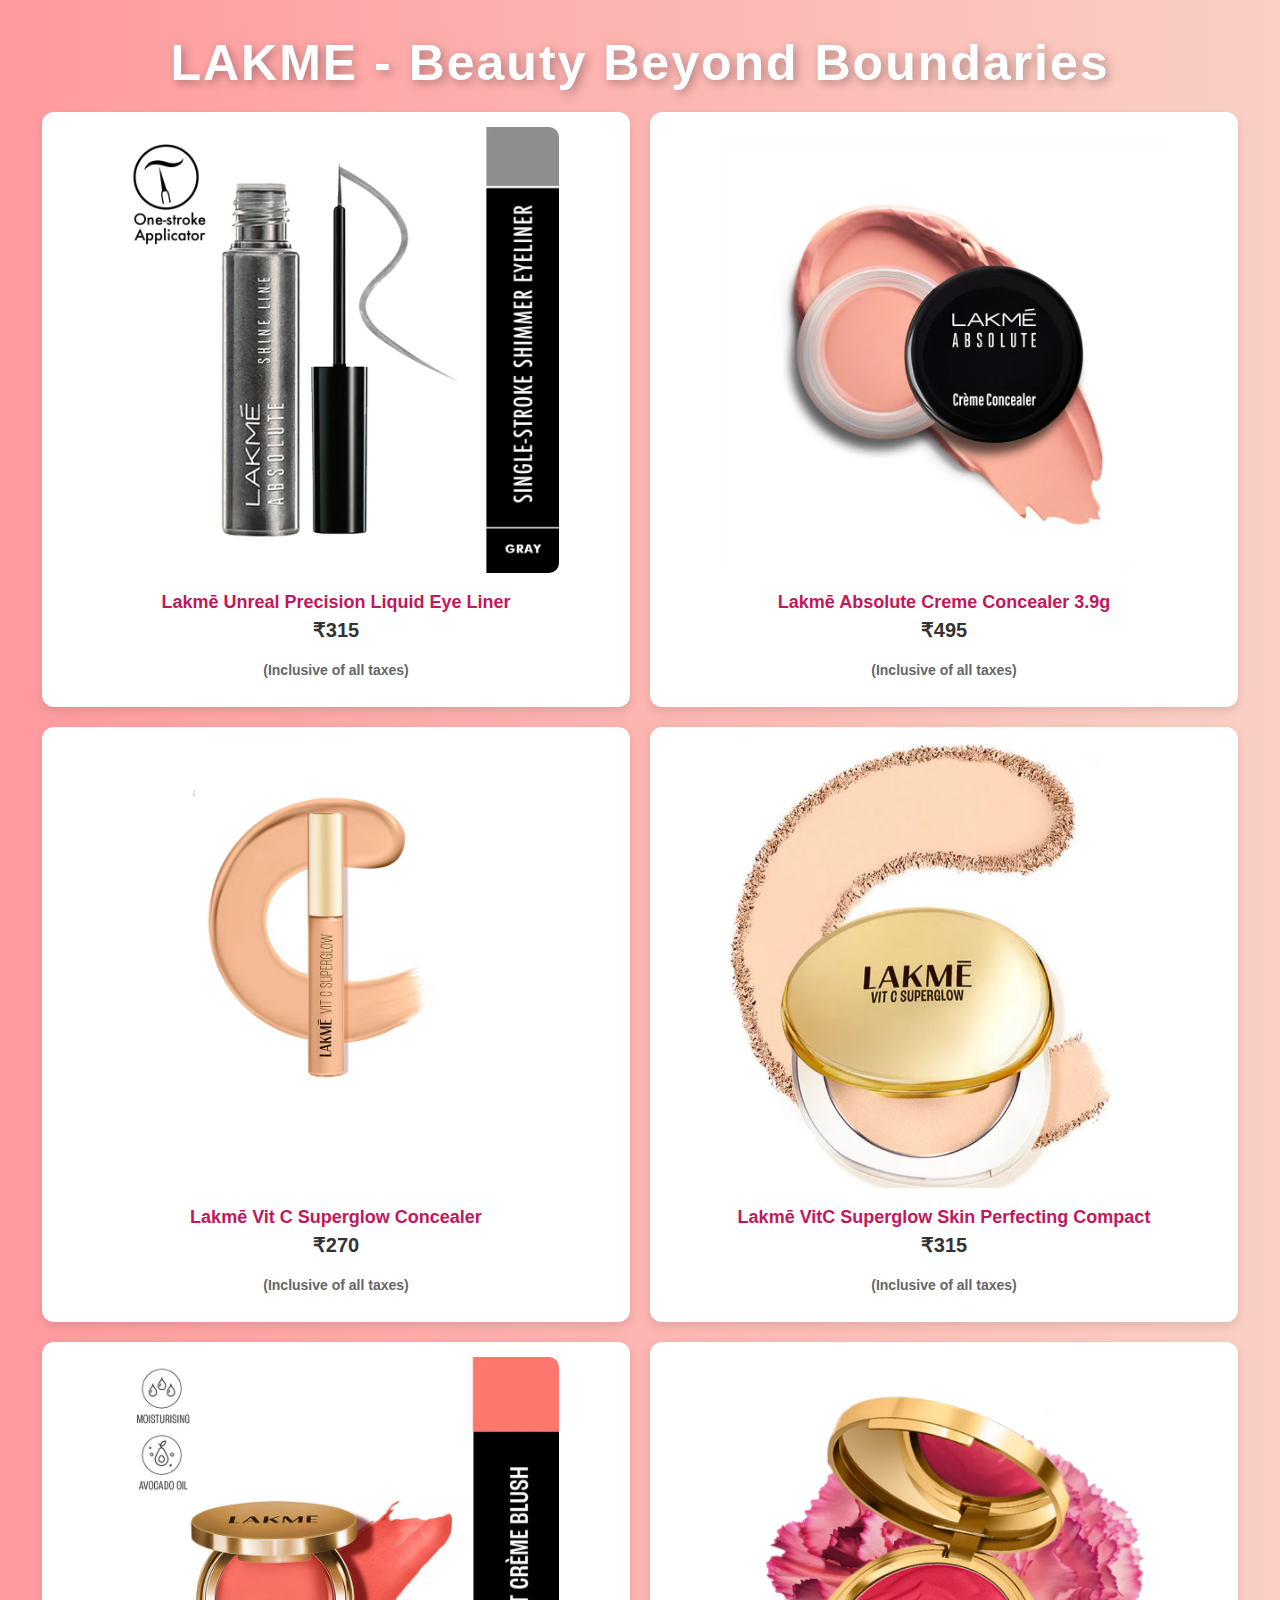
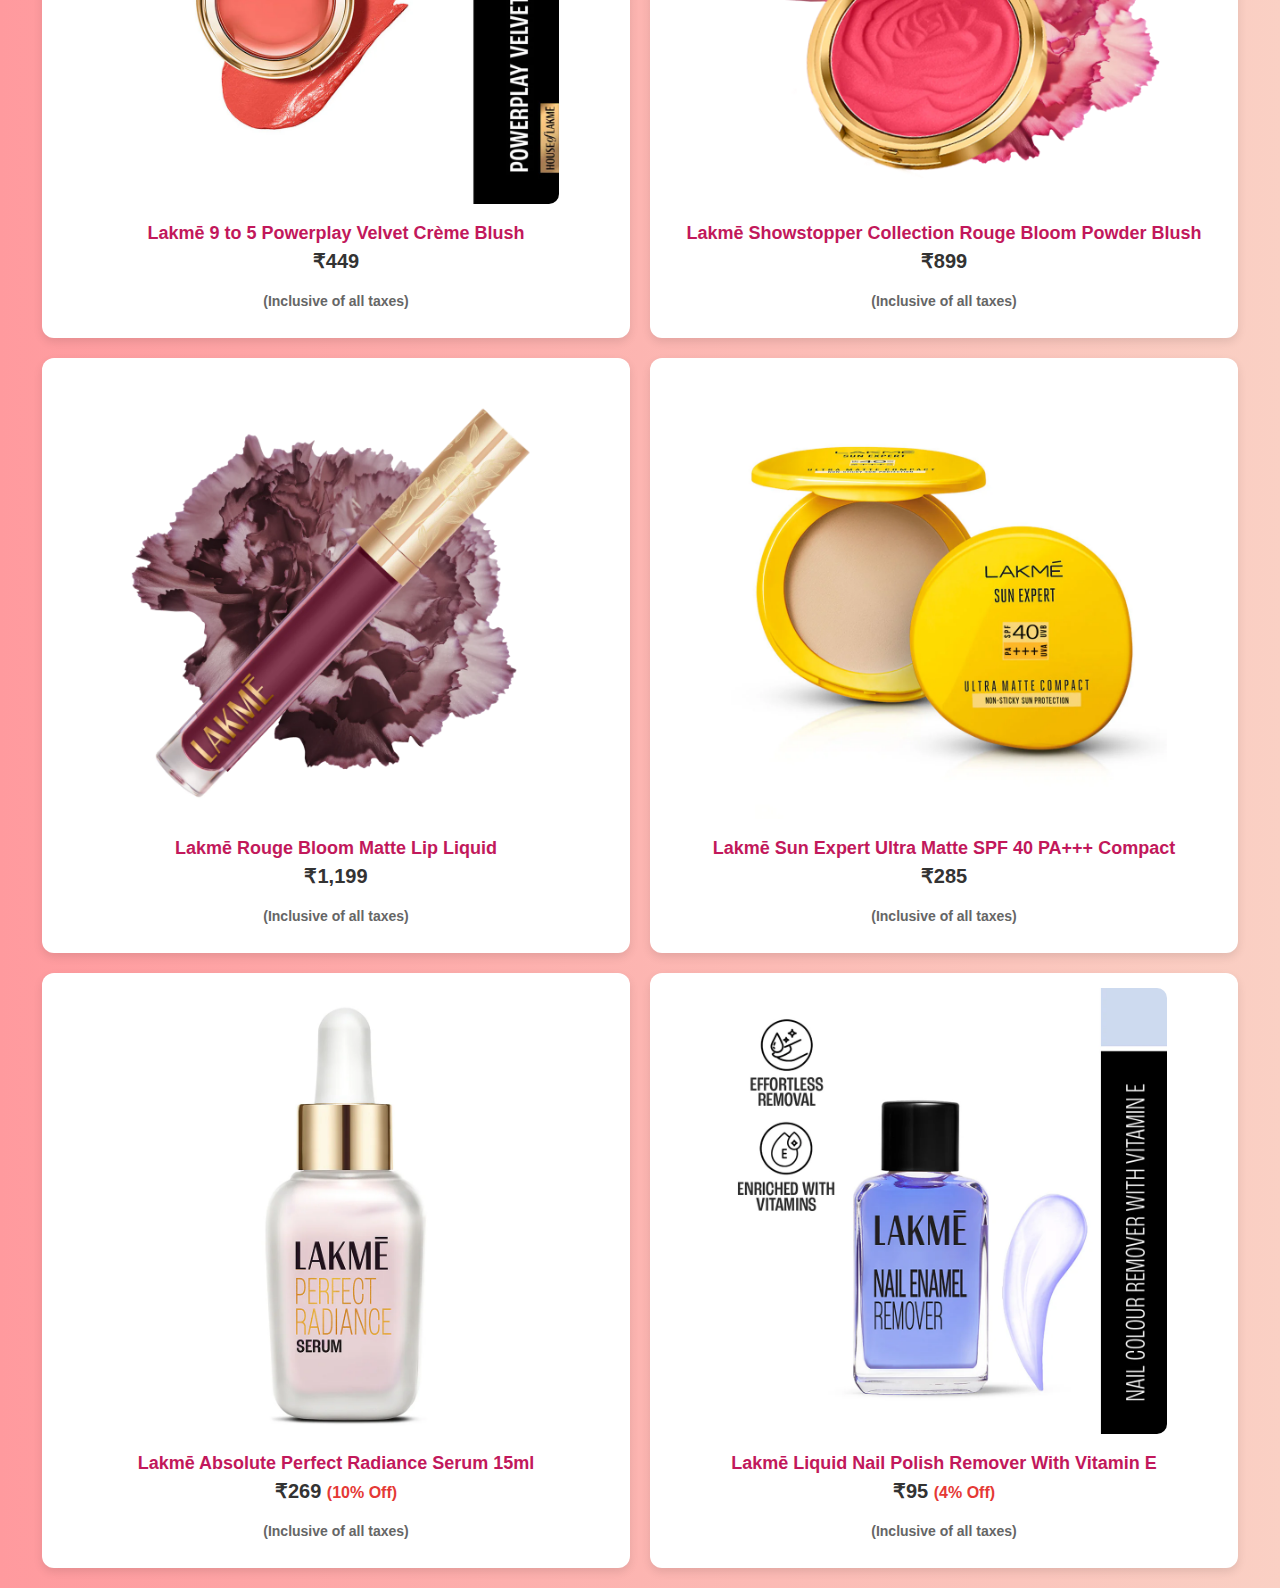
<file: lakme.html>
<!DOCTYPE html>
<html lang="en">
<head>
    <meta charset="UTF-8">
    <meta name="viewport" content="width=device-width, initial-scale=1.0">
    <title>LAKME MAKEUP</title>
   <style>
    
body {
    font-family: 'Poppins', sans-serif;
    margin: 20px;
    background: linear-gradient(to right, #ff9a9e, #fad0c4);
    text-align: center;
}

h1 {
    font-size: 50px;
    color: #fff;
    margin-bottom: 20px;
    font-weight: 700;
    text-shadow: 3px 3px 10px rgba(0, 0, 0, 0.3);
    letter-spacing: 2px;
}

.flex-container {
    display: flex;
    flex-wrap: wrap;
    justify-content: center;
    gap: 20px;
}

.flex-item {
    background-color: #ffffff;
    border-radius: 12px;
    padding: 15px;
    width: 45%;
    box-shadow: 0 4px 10px rgba(0, 0, 0, 0.1);
    text-align: center;
    transition: transform 0.3s ease, box-shadow 0.3s ease;
}

.flex-item:hover {
    transform: scale(1.05);
    box-shadow: 0 8px 20px rgba(0, 0, 0, 0.2);
}

.flex-item img {
    width: 80%;
    height: auto;
    border-radius: 10px;
    margin-bottom: 10px;
}

.flex-item a {
    font-size: 18px;
    color: #c2185b;
    font-weight: bold;
    text-decoration: none;
    display: block;
    margin-top: 5px;
}

.price {
    font-size: 20px;
    color: #333;
    font-weight: bold;
    margin-top: 5px;
}

.discount {
    font-size: 16px;
    color: #e53935;
    font-weight: bold;
}

.taxes {
    font-size: 14px;
    color: #666;
    font-weight: bold;
}

@media (max-width: 768px) {
    .flex-item {
        width: 90%;
    }
}
   </style>
</head>
<body>
    <h1>LAKME - Beauty Beyond Boundaries</h1>
    <div class="flex-container">
        <div class="flex-item">
            <img src="lakmeimg1.jpg" alt="Liquid Eye Liner">
            <a href="https://www.lakmeindia.com/products/unreal-precision-liquid-eye-liner?variant=40499739361415">Lakmē Unreal Precision Liquid Eye Liner</a>
            <p class="price">₹315</p>
            <p class="taxes">(Inclusive of all taxes)</p>
        </div>
        <div class="flex-item">
            <img src="lakmeimg2.jpg" alt="Creme Concealer">
            <a href="https://www.lakmeindia.com/products/lakme-absolute-creme-concealer-3-9g?variant=40316039495815">Lakmē Absolute Creme Concealer 3.9g</a>
            <p class="price">₹495</p>
            <p class="taxes">(Inclusive of all taxes)</p>
        </div>
        <div class="flex-item">
            <img src="lakmeimg3.jpg" alt="Vit C Superglow Concealer">
            <a href="https://www.lakmeindia.com/products/lakme-makeup-skincare-vit-c-superglow-concealer?variant=41472606503047">Lakmē Vit C Superglow Concealer</a>
            <p class="price">₹270</p>
            <p class="taxes">(Inclusive of all taxes)</p>
        </div>
        <div class="flex-item">
            <img src="lakmeimg4.jpg" alt="Skin Perfecting Compact">
            <a href="https://www.lakmeindia.com/products/lakme-makeup-skincare-vitc-superglow-skin-perfecting-compact?variant=41472580747399">Lakmē VitC Superglow Skin Perfecting Compact</a>
            <p class="price">₹315</p>
            <p class="taxes">(Inclusive of all taxes)</p>
        </div>
        <div class="flex-item">
            <img src="lakmeimg5.jpg" alt="Velvet Creme Blush">
            <a href="https://www.lakmeindia.com/products/lakme-9-to-5-powerplay-velvet-creme-blush-soft-coral?variant=40841633824903">Lakmē 9 to 5 Powerplay Velvet Crème Blush</a>
            <p class="price">₹449</p>
            <p class="taxes">(Inclusive of all taxes)</p>
        </div>
        <div class="flex-item">
            <img src="lakmeimg6.jpg" alt="Rouge Bloom Powder Blush">
            <a href="https://www.lakmeindia.com/products/lakme-showstopper-collection-rouge-bloom-powder-blush?variant=41917818044551">Lakmē Showstopper Collection Rouge Bloom Powder Blush</a>
            <p class="price">₹899</p>
            <p class="taxes">(Inclusive of all taxes)</p>
        </div>
        <div class="flex-item">
            <img src="lakmeimg7.jpg" alt="Matte Lip Liquid">
            <a href="https://www.lakmeindia.com/products/lakme-rouge-bloom-matte-lip-liquid?variant=41917804019847">Lakmē Rouge Bloom Matte Lip Liquid</a>
            <p class="price">₹1,199</p>
            <p class="taxes">(Inclusive of all taxes)</p>
        </div>
        <div class="flex-item">
            <img src="lakmeimg8.jpg" alt="Sun Compact">
            <a href="https://www.lakmeindia.com/products/lakme-sun-compact">Lakmē Sun Expert Ultra Matte SPF 40 PA+++ Compact</a>
            <p class="price">₹285</p>
            <p class="taxes">(Inclusive of all taxes)</p>
        </div>
        <div class="flex-item">
            <img src="lakmeimg10.jpg" alt="Radiance Serum">
            <a href="https://www.lakmeindia.com/products/lakme-absolute-perfect-radiance-serum-15ml">Lakmē Absolute Perfect Radiance Serum 15ml</a>
            <p class="price">₹269 <span class="discount">(10% Off)</span></p>
            <p class="taxes">(Inclusive of all taxes)</p>
        </div>
        <div class="flex-item">
            <img src="lakmeimg9.jpg" alt="Nail Polish Remover">
            <a href="https://www.lakmeindia.com/products/lakme-nail-color-remover-27-ml">Lakmē Liquid Nail Polish Remover With Vitamin E</a>
            <p class="price">₹95 <span class="discount">(4% Off)</span></p>
            <p class="taxes">(Inclusive of all taxes)</p>
        </div>
    </div>
</body>
</html>
</file>
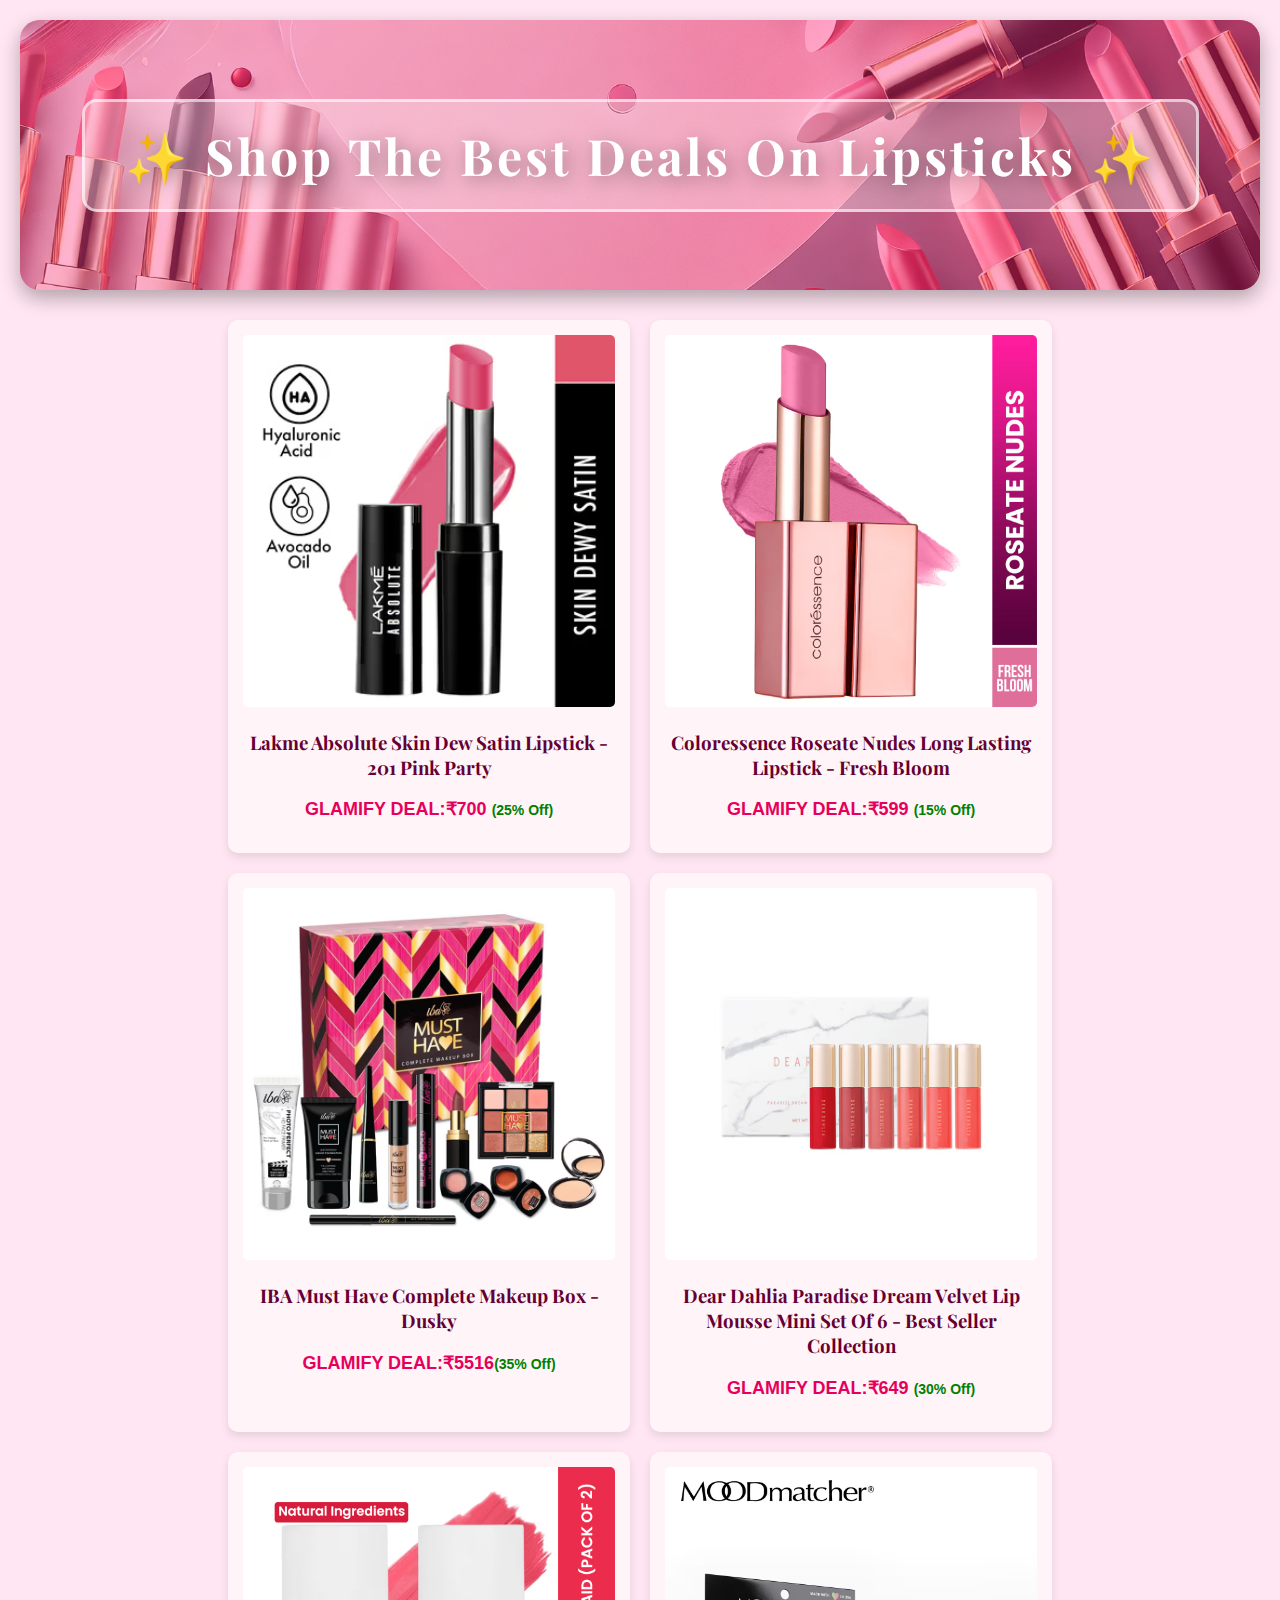
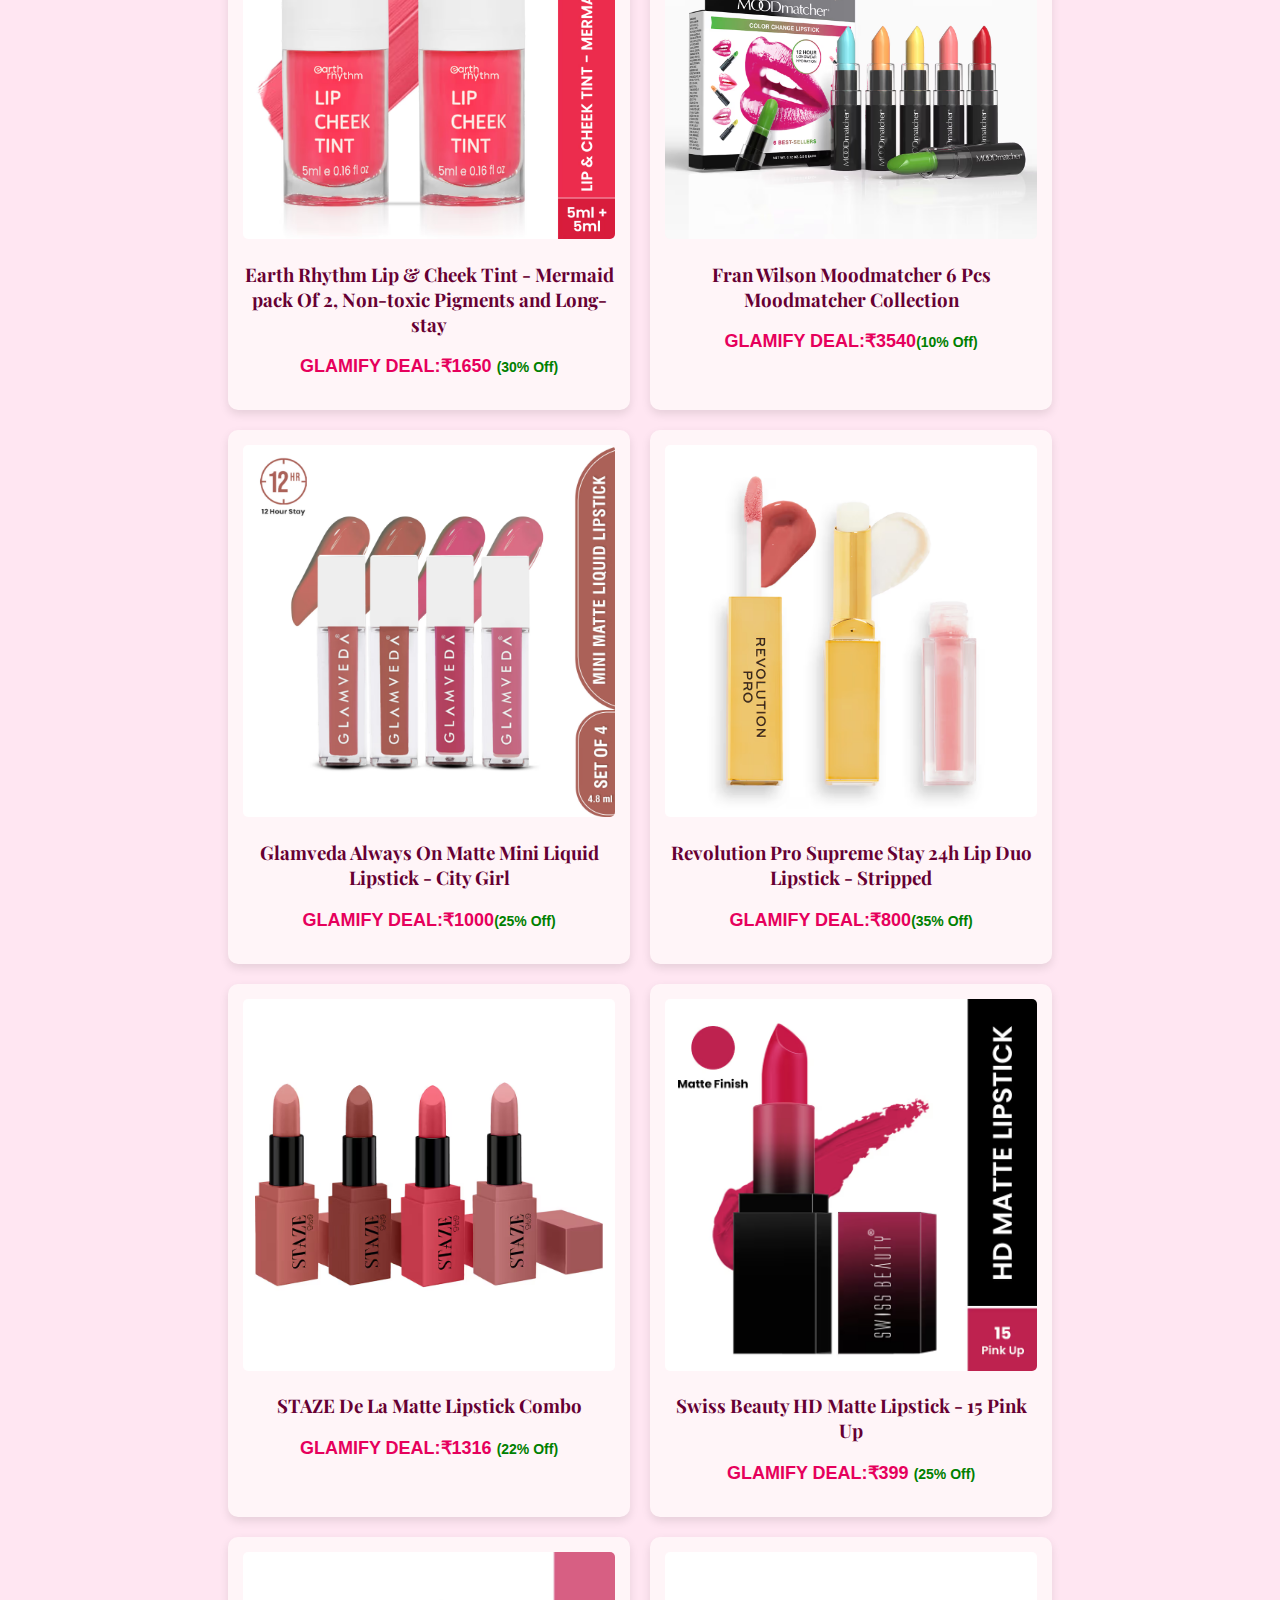
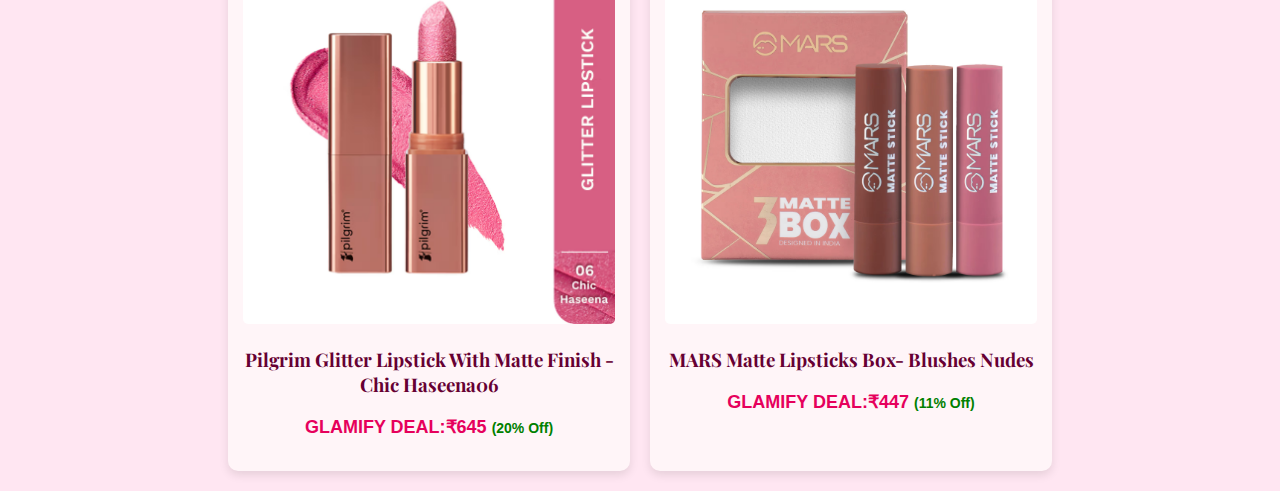
<file: lipstick-deals.html>
<!DOCTYPE html>
<html lang="en">
<head>
    <meta charset="UTF-8">
    <meta name="viewport" content="width=device-width, initial-scale=1.0">
    <title>Shop Deals On Lipstick</title>
    <style>
        @import url('https://fonts.googleapis.com/css2?family=Dancing+Script:wght@600&family=Playfair+Display:wght@600&display=swap');
        
        body {
            font-family: 'Poppins', sans-serif;
            margin: 0;
            padding: 20px;
            background-color: #ffe6f2;
            color: #4a004d;
        }
        .header-container {
            position: relative;
            background: linear-gradient(135deg, #ff4da6, #ff1a75);
            padding: 60px;
            text-align: center;
            border-radius: 20px;
            margin-bottom: 30px;
            box-shadow: 0 8px 20px rgba(0, 0, 0, 0.3);
            overflow: hidden;
            height: 150px;
            display: flex;
            align-items: center;
            justify-content: center;
        }
        .header-container::before {
            content: "";
            position: absolute;
            top: 0;
            left: 0;
            width: 100%;
            height: 100%;
            background: url('lipstickban.webp') center/cover no-repeat;
            opacity: 0.6;
            z-index: 0;
        }
        .header-container h2 {
            font-family: 'Playfair Display', serif;
            font-size: 50px;
            color: #fff;
            letter-spacing: 3px;
            text-shadow: 4px 4px 20px rgba(0, 0, 0, 0.4);
            display: inline-block;
            padding: 20px 40px;
            background: rgba(255, 255, 255, 0.3);
            border-radius: 15px;
            position: relative;
            z-index: 1;
            border: 3px solid rgba(255, 255, 255, 0.6);
            animation: glow 1.5s infinite alternate;
        }
        @keyframes glow {
            from {
                box-shadow: 0 0 15px rgba(255, 255, 255, 0.6);
            }
            to {
                box-shadow: 0 0 25px rgba(255, 255, 255, 1);
            }
        }
        h3
        {
            color:#660033;
            font-family: 'Playfair Display', serif;
        }
        .container {
            display: flex;
            flex-wrap: wrap;
            gap: 20px;
            justify-content: center;
        }
        .product {
            background: #fff5f8;
            padding: 15px;
            border-radius: 10px;
            box-shadow: 0 4px 10px rgba(0,0,0,0.1);
            width: 30%;
            text-align: center;
            transition: transform 0.3s ease;
        }
        .product:hover {
            transform: scale(1.05);
        }
        .product img {
            width: 100%;
            border-radius: 5px;
        }
        .price {
            font-size: 18px;
            font-weight: bold;
            color: #e6005c;
        }
        .discount {
            color: #008000;
            font-size: 14px;
            font-weight: bold;
        }
    </style>
</head>
<body>
    <div class="header-container">
        <h2>✨ Shop The Best Deals On Lipsticks ✨</h2>
    </div>
    <div class="container">
        <div class="product">
            <a href="https://www.nykaa.com/lakme-absolute-skin-dew-satin-lipstick/p/11108948?productId=11108948&pps=3&skuId=11108919" target="_blank">
            <img src="lipstick1.avif" alt="Nykaa Matte Lipstick"></a>
            <h3>Lakme Absolute Skin Dew Satin Lipstick - 201 Pink Party</h3>
            <p class="price">GLAMIFY DEAL:₹700 <span class="discount">(25% Off)</span></p>
        </div>
        <div class="product">
            <a href="https://www.nykaa.com/coloressence-roseate-nudes-long-lasting-lipstick/p/16002266?productId=16002266&pps=2&skuId=16002245" target="_blank">
            <img src="lipstick2.avif" alt="Nykaa Liquid Lipstick"></a>
            <h3>Coloressence Roseate Nudes Long Lasting Lipstick - Fresh Bloom</h3>
            <p class="price">GLAMIFY DEAL:₹599 <span class="discount">(15% Off)</span></p>
        </div>
        <div class="product">
            <a href="https://www.nykaa.com/iba-must-have-complete-makeup-box-dusky/p/5174998?productId=5174998&pps=1" target="_blank">
            <img src="lipstick3.avif" alt="Nykaa Creamy Lipstick"></a>
            <h3>IBA Must Have Complete Makeup Box - Dusky</h3>
            <p class="price">GLAMIFY DEAL:₹5516<span class="discount">(35% Off)</span></p>
        </div>
        <div class="product">
            <a href="https://www.nykaa.com/dear-dahlia-paradise-dream-velvet-lip-mousse-mini-set-of-6-best-seller-collection/p/12547041?productId=12547041&pps=8" target="_blank">
            <img src="lipstick4.avif" alt="Nykaa Velvet Lipstick"></a>
            <h3>Dear Dahlia Paradise Dream Velvet Lip Mousse Mini Set Of 6 - Best Seller Collection</h3>
            <p class="price">GLAMIFY DEAL:₹649 <span class="discount">(30% Off)</span></p>
        </div>
        <div class="product">
            <a href="https://www.nykaa.com/earth-rhythm-lip-cheek-tint-mermaid-pack-of-2/p/8855023?productId=8855023&pps=13" target="_blank">
            <img src="lipstick5.avif" alt="Nykaa Lip Crayon"></a>
            <h3>Earth Rhythm Lip & Cheek Tint - Mermaid pack Of 2, Non-toxic Pigments and Long-stay</h3>
            <p class="price">GLAMIFY DEAL:₹1650 <span class="discount">(30% Off)</span></p>
        </div>
        <div class="product">
            <a href="https://www.nykaa.com/fran-wilson-moodmatcher-6-pcs-moodmatcher-collection/p/2748780?productId=2748780&pps=18" target="_blank">
            <img src="lipstick6.avif" alt="Nykaa Gloss Lipstick"></a>
            <h3>Fran Wilson Moodmatcher 6 Pcs Moodmatcher Collection</h3>
            <p class="price">GLAMIFY DEAL:₹3540<span class="discount">(10% Off)</span></p>
        </div>
        <div class="product">
            <a href="https://www.nykaa.com/glamveda-always-on-matte-mini-liquid-lipstick/p/13751796?productId=13751796&pps=15&skuId=12797689" target="_blank">
            <img src="lipstick7.avif" alt="Nykaa Matte Lipstick"></a>
            <h3>Glamveda Always On Matte Mini Liquid Lipstick - City Girl</h3>
            <p class="price">GLAMIFY DEAL:₹1000<span class="discount">(25% Off)</span></p>
        </div>
        <div class="product">
            <a href="https://www.nykaa.com/revolution-pro-supreme-stay-24h-lip-duo-lipstick/p/6794813?productId=6794813&pps=15&skuId=8516703" target="_blank">
            <img src="lipstick8.avif" alt="Nykaa Liquid Lipstick"></a>
             <h3>Revolution Pro Supreme Stay 24h Lip Duo Lipstick - Stripped</h3>
            <p class="price">GLAMIFY DEAL:₹800<span class="discount">(35% Off)</span></p>
        </div>
        <div class="product">
            <a href="https://www.nykaa.com/staze-cream-combo/p/18569520?productId=18569520&pps=17" target="_blank">
            <img src="lipstick9.avif" alt="Nykaa Creamy Lipstick"></a>
            <h3>STAZE De La Matte Lipstick Combo</h3>
            <p class="price">GLAMIFY DEAL:₹1316 <span class="discount">(22% Off)</span></p>
        </div>
        <div class="product">
            <a href="https://www.nykaa.com/swiss-beauty-hd-matte-lipstick-lipstick/p/1231613?productId=1231613&pps=6&skuId=1231603" target="_blank">
            <img src="lipstick10.avif" alt="Nykaa Velvet Lipstick"></a>
            <h3>Swiss Beauty HD Matte Lipstick - 15 Pink Up</h3>
            <p class="price">GLAMIFY DEAL:₹399 <span class="discount">(25% Off)</span></p>
        </div>
        <div class="product">
            <a href="https://www.nykaa.com/pilgrim-glitter-lipstick-with-matte-finish/p/18125690?productId=18125690&pps=12&skuId=18125687" target="_blank">
            <img src="lipstick11.avif" alt="Nykaa Lip Crayon"></a>
            <h3>Pilgrim Glitter Lipstick With Matte Finish - Chic Haseena06</h3>
            <p class="price">GLAMIFY DEAL:₹645 <span class="discount">(20% Off)</span></p>
        </div>
        <div class="product">
            <a href="https://www.nykaa.com/mars-matte-lipsticks-box/p/8930629?productId=8930629&pps=21&skuId=7867024" target="_blank">
            <img src="lipstick12.avif" alt="Nykaa Gloss Lipstick"></a>
            <h3>MARS Matte Lipsticks Box- Blushes Nudes</h3>
            <p class="price">GLAMIFY DEAL:₹447 <span class="discount">(11% Off)</span></p>
        </div>
    </div>
</body>
</html>
</file>
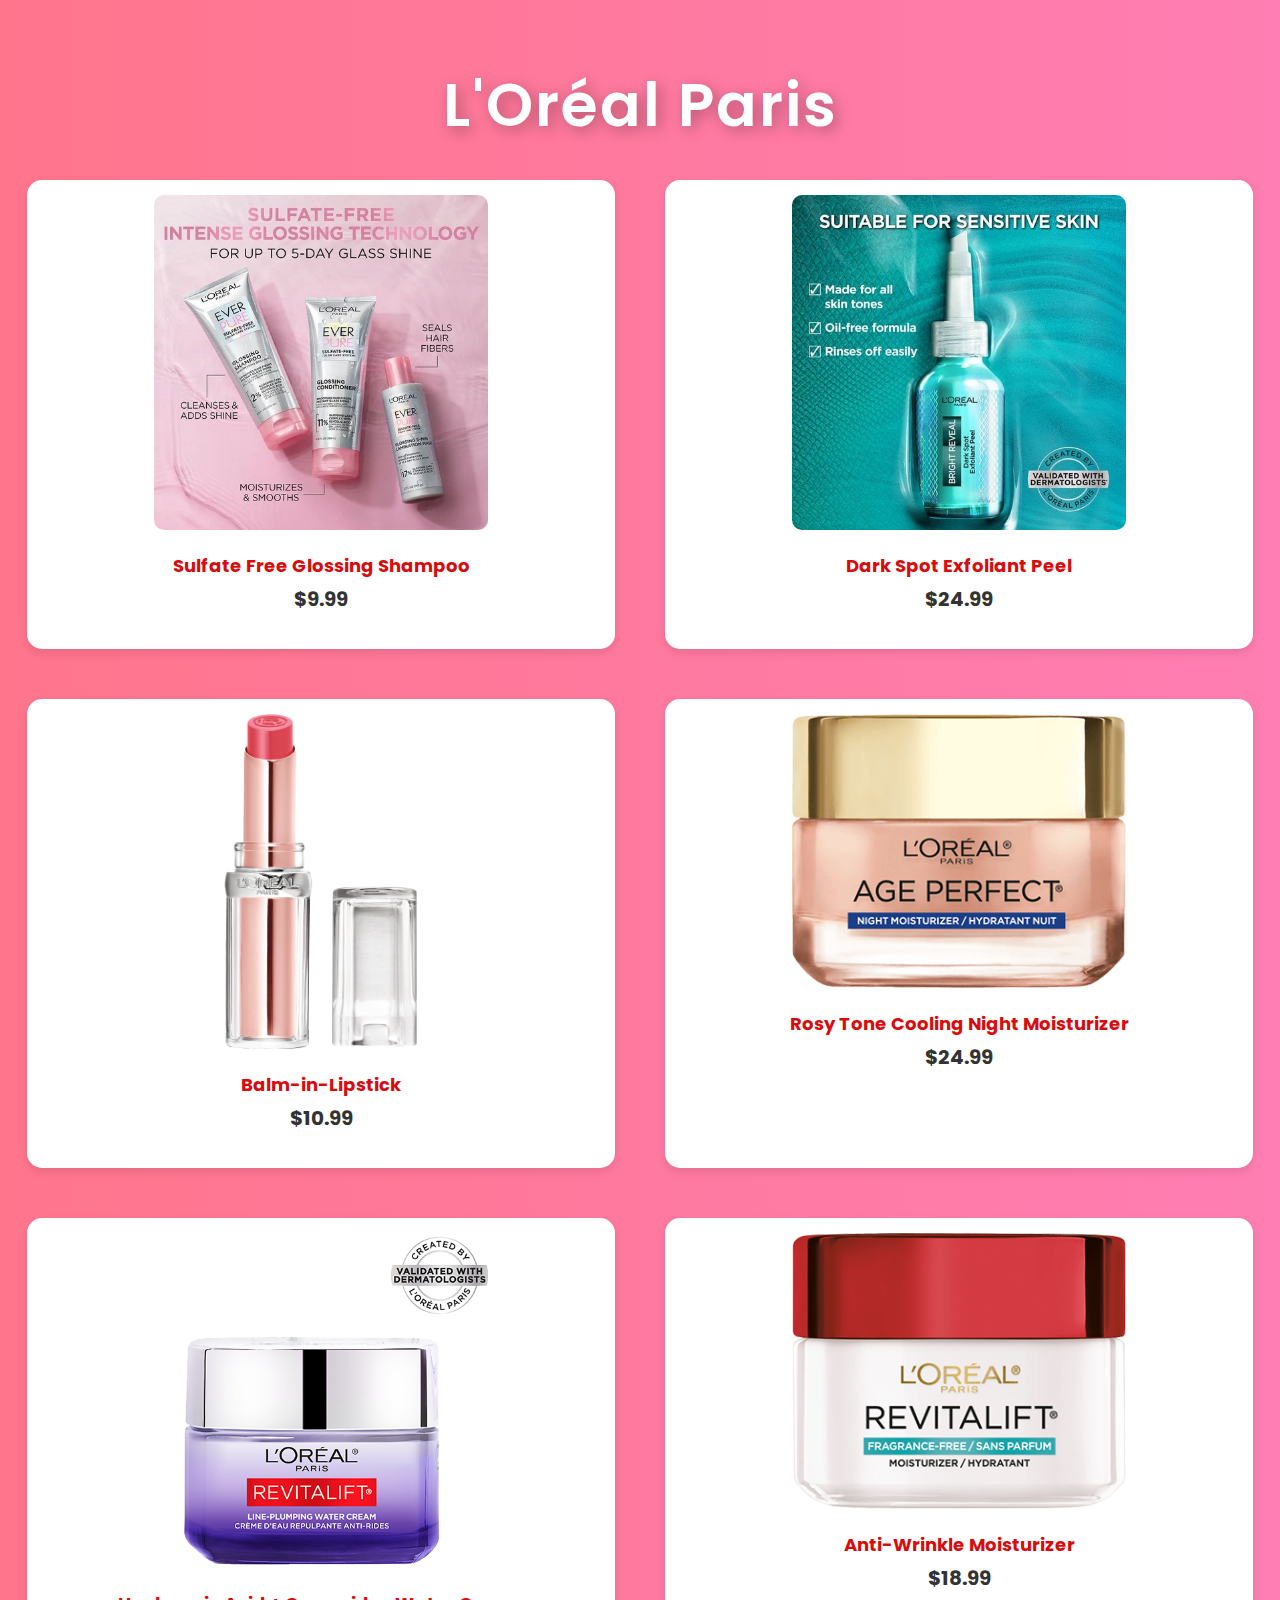
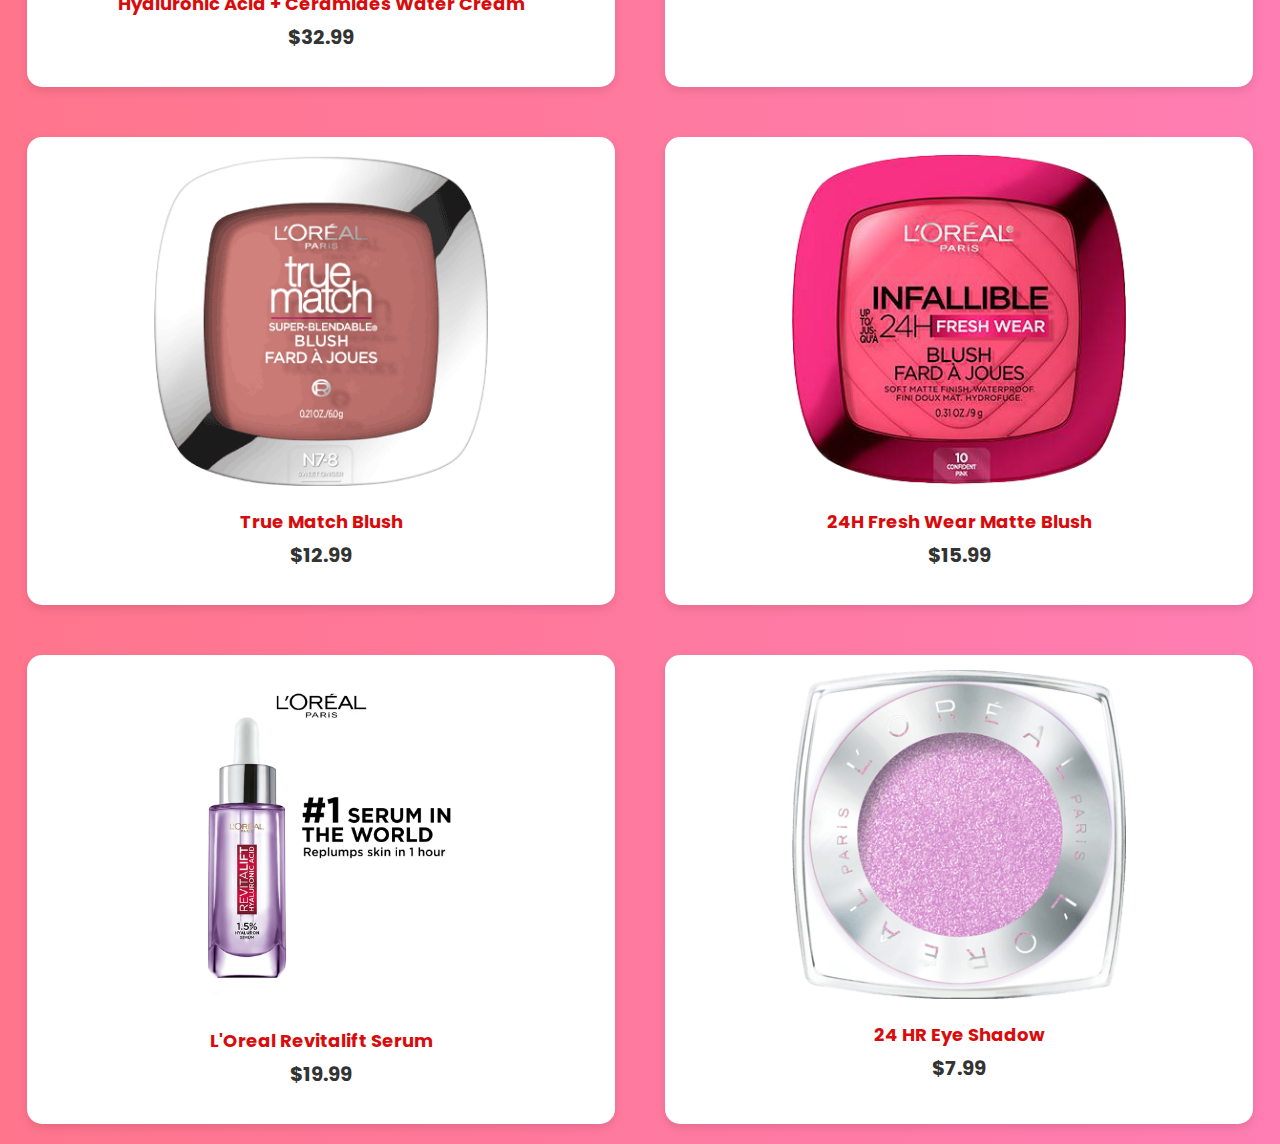
<file: loreal.html>
<!DOCTYPE html>
<html lang="en">
<head>
    <meta charset="UTF-8">
    <meta name="viewport" content="width=device-width, initial-scale=1.0">
    <title>L'Oréal Paris</title>
    <style>
        @import url('https://fonts.googleapis.com/css2?family=Poppins:wght@300;600&display=swap');
        
        body {
            font-family: 'Poppins', sans-serif;
            margin: 0;
            padding: 20px;
            background: linear-gradient(to right, #ff758c, #ff7eb3);
            text-align: center;
        }

        h1 {
            font-size: 60px;
            color: #fff;
            margin-bottom: 30px;
            font-weight: 600;
            text-shadow: 4px 4px 15px rgba(0, 0, 0, 0.3);
            letter-spacing: 2px;
        }

        .flex-container {
            display: flex;
            flex-wrap: wrap;
            justify-content: center;
            gap: 50px;
        }

        .flex-item {
            background-color: #ffffff;
            border-radius: 15px;
            padding: 15px;
            width: 45%;
            box-shadow: 0 4px 10px rgba(0, 0, 0, 0.1);
            text-align: center;
            transition: transform 0.3s ease, box-shadow 0.3s ease;
        }

        .flex-item:hover {
            transform: scale(1.05);
            box-shadow: 0 8px 20px rgba(0, 0, 0, 0.2);
        }

        .flex-item img {
            width: 60%;
            height: auto;
            border-radius: 10px;
            margin-bottom: 10px;
        }

        .flex-item a {
            font-size: 18px;
            color: #d80c0c;
            font-weight: bold;
            text-decoration: none;
            display: block;
            margin-top: 5px;
        }

        .price {
            font-size: 20px;
            color: #333;
            font-weight: bold;
            margin-top: 5px;
        }

        @media (max-width: 768px) {
            .flex-item {
                width: 90%;
            }
        }
    </style>
</head>
<body>
    <h1>L'Oréal Paris</h1>
    <div class="flex-container">
        <div class="flex-item">
            <img src="lorealimg1.jpg" alt="Glossing Shampoo">
            <a href="https://www.lorealparisusa.com/hair-care-hair-style/shampoo/everpure-sulfate-free-glossing-shampoo">Sulfate Free Glossing Shampoo</a>
            <p class="price">$9.99</p>
        </div>
        <div class="flex-item">
            <img src="lorealimg2.jpg" alt="Dark Spot Exfoliant">
            <a href="https://www.lorealparisusa.com/skin-care/exfoliant/bright-reveal-dark-spot-exfoliant-peel">Dark Spot Exfoliant Peel</a>
            <p class="price">$24.99</p>
        </div>
        <div class="flex-item">
            <img src="lorealimg3.jpg" alt="Lipstick">
            <a href="https://www.lorealparisusa.com/makeup/lip-color/lipstick/glow-paradise-balm-in-lipstick-with-pomegranate-extract">Balm-in-Lipstick</a>
            <p class="price">$10.99</p>
        </div>
        <div class="flex-item">
            <img src="lorealimg4.jpg" alt="Night Moisturizer">
            <a href="https://www.lorealparisusa.com/skin-care/facial-moisturizers/age-perfect-rosy-tone-cooling-night-moisturizer">Rosy Tone Cooling Night Moisturizer</a>
            <p class="price">$24.99</p>
        </div>
        <div class="flex-item">
            <img src="lorealimg5.jpg" alt="Hyaluronic Acid Cream">
            <a href="https://www.lorealparisusa.com/skin-care/facial-moisturizers/revitalift-derm-intensives-hyaluronic-acid-ceramides-water">Hyaluronic Acid + Ceramides Water Cream</a>
            <p class="price">$32.99</p>
        </div>
        <div class="flex-item">
            <img src="lorealimg6.jpg" alt="Anti-Wrinkle Cream">
            <a href="https://www.lorealparisusa.com/skin-care/facial-moisturizers/revitalift-anti-wrinkle-firming-moisturizer-fragrance-free">Anti-Wrinkle Moisturizer</a>
            <p class="price">$18.99</p>
        </div>
        <div class="flex-item">
            <img src="lorealimg7.jpg" alt="Blush">
            <a href="https://www.lorealparisusa.com/makeup/face/blush/true-match-blush">True Match Blush</a>
            <p class="price">$12.99</p>
        </div>
        <div class="flex-item">
            <img src="lorealimg8.jpg" alt="Matte Blush">
            <a href="https://www.lorealparisusa.com/makeup/face/blush/infallible-fresh-wear-blush">24H Fresh Wear Matte Blush</a>
            <p class="price">$15.99</p>
        </div>
        <div class="flex-item">
            <img src="lorealimg9.avif" alt="Revitalift Serum">
            <a href="https://www.nykaa.com/l-oreal-paris-revitalift-1-5-hyaluronic-acid-serum/p/1112060">L'Oreal Revitalift Serum</a>
            <p class="price">$19.99</p>
        </div>
        <div class="flex-item">
            <img src="lorealimg10.jpg" alt="Eye Shadow">
            <a href="https://www.lorealparisusa.com/makeup/eye/eye-shadow/infallible-24-hr-eye-shadow">24 HR Eye Shadow</a>
            <p class="price">$7.99</p>
        </div>
    </div>
</body>
</html>
</file>
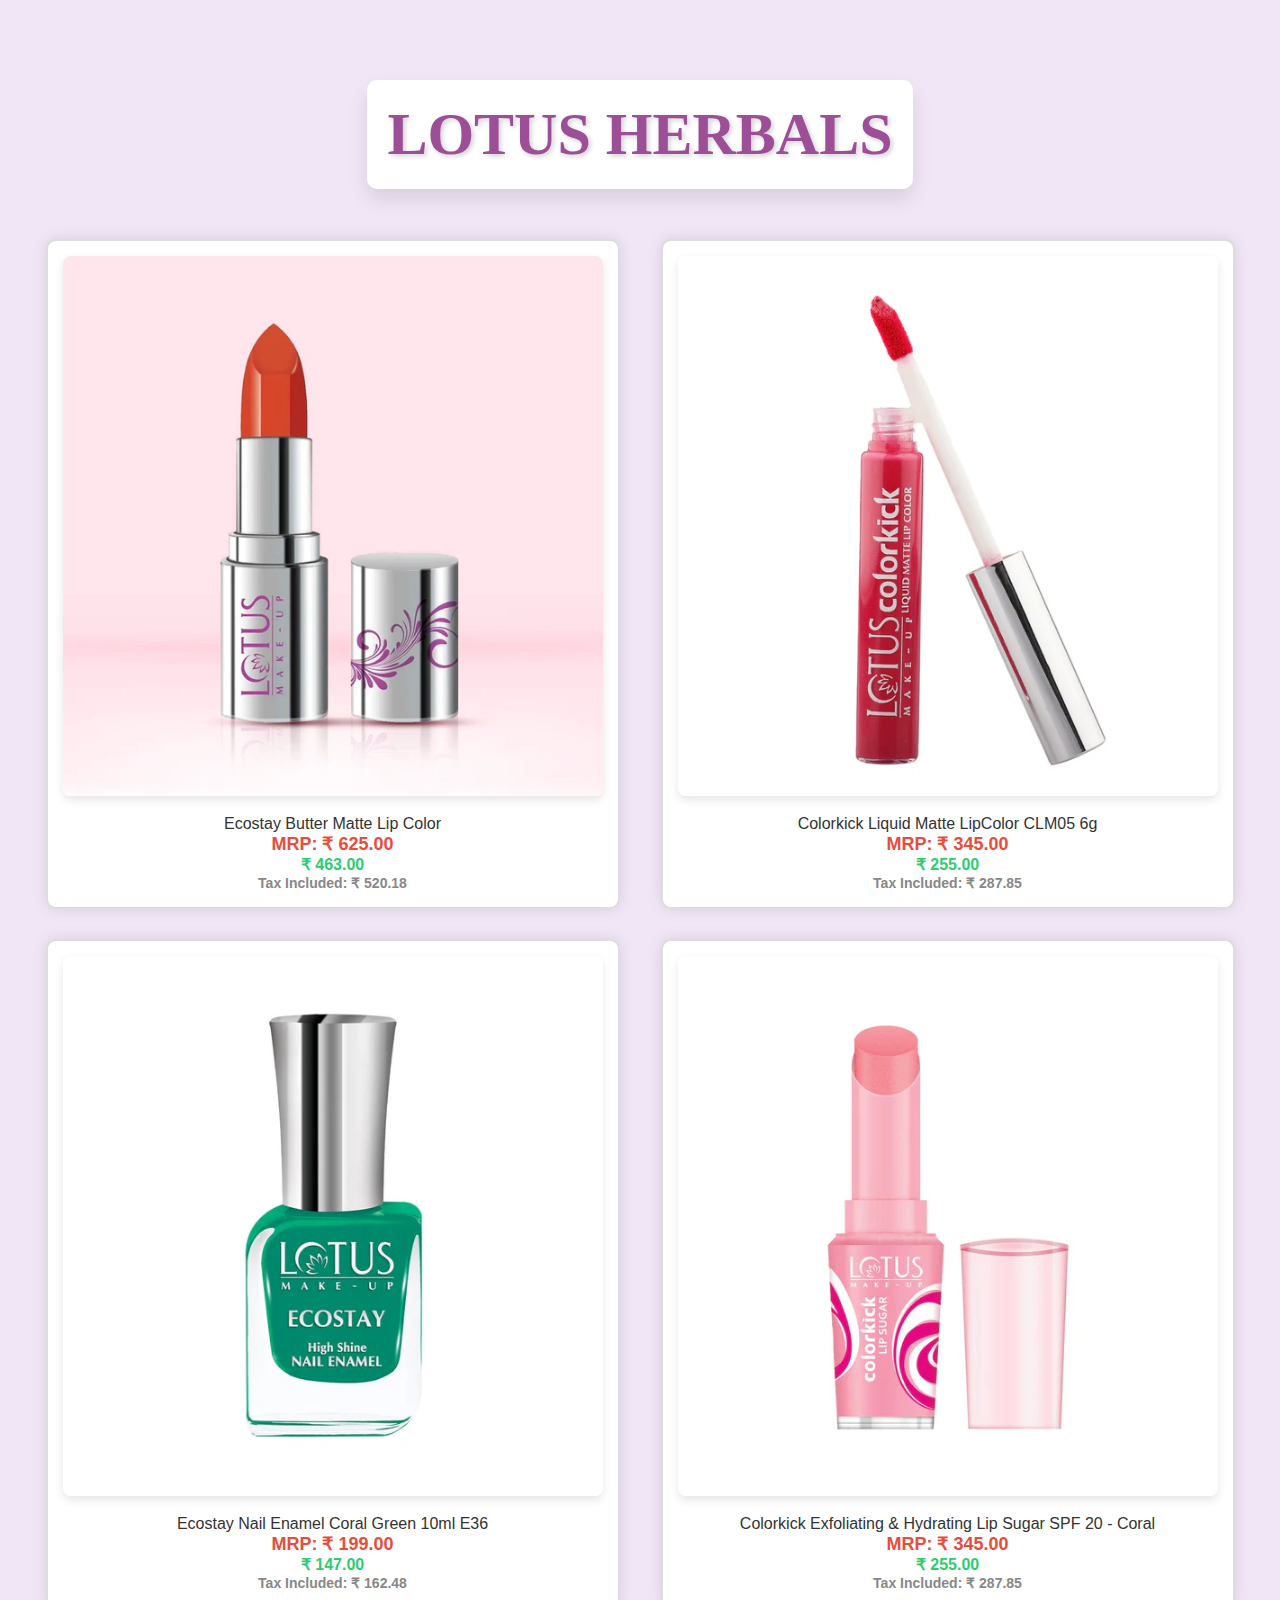
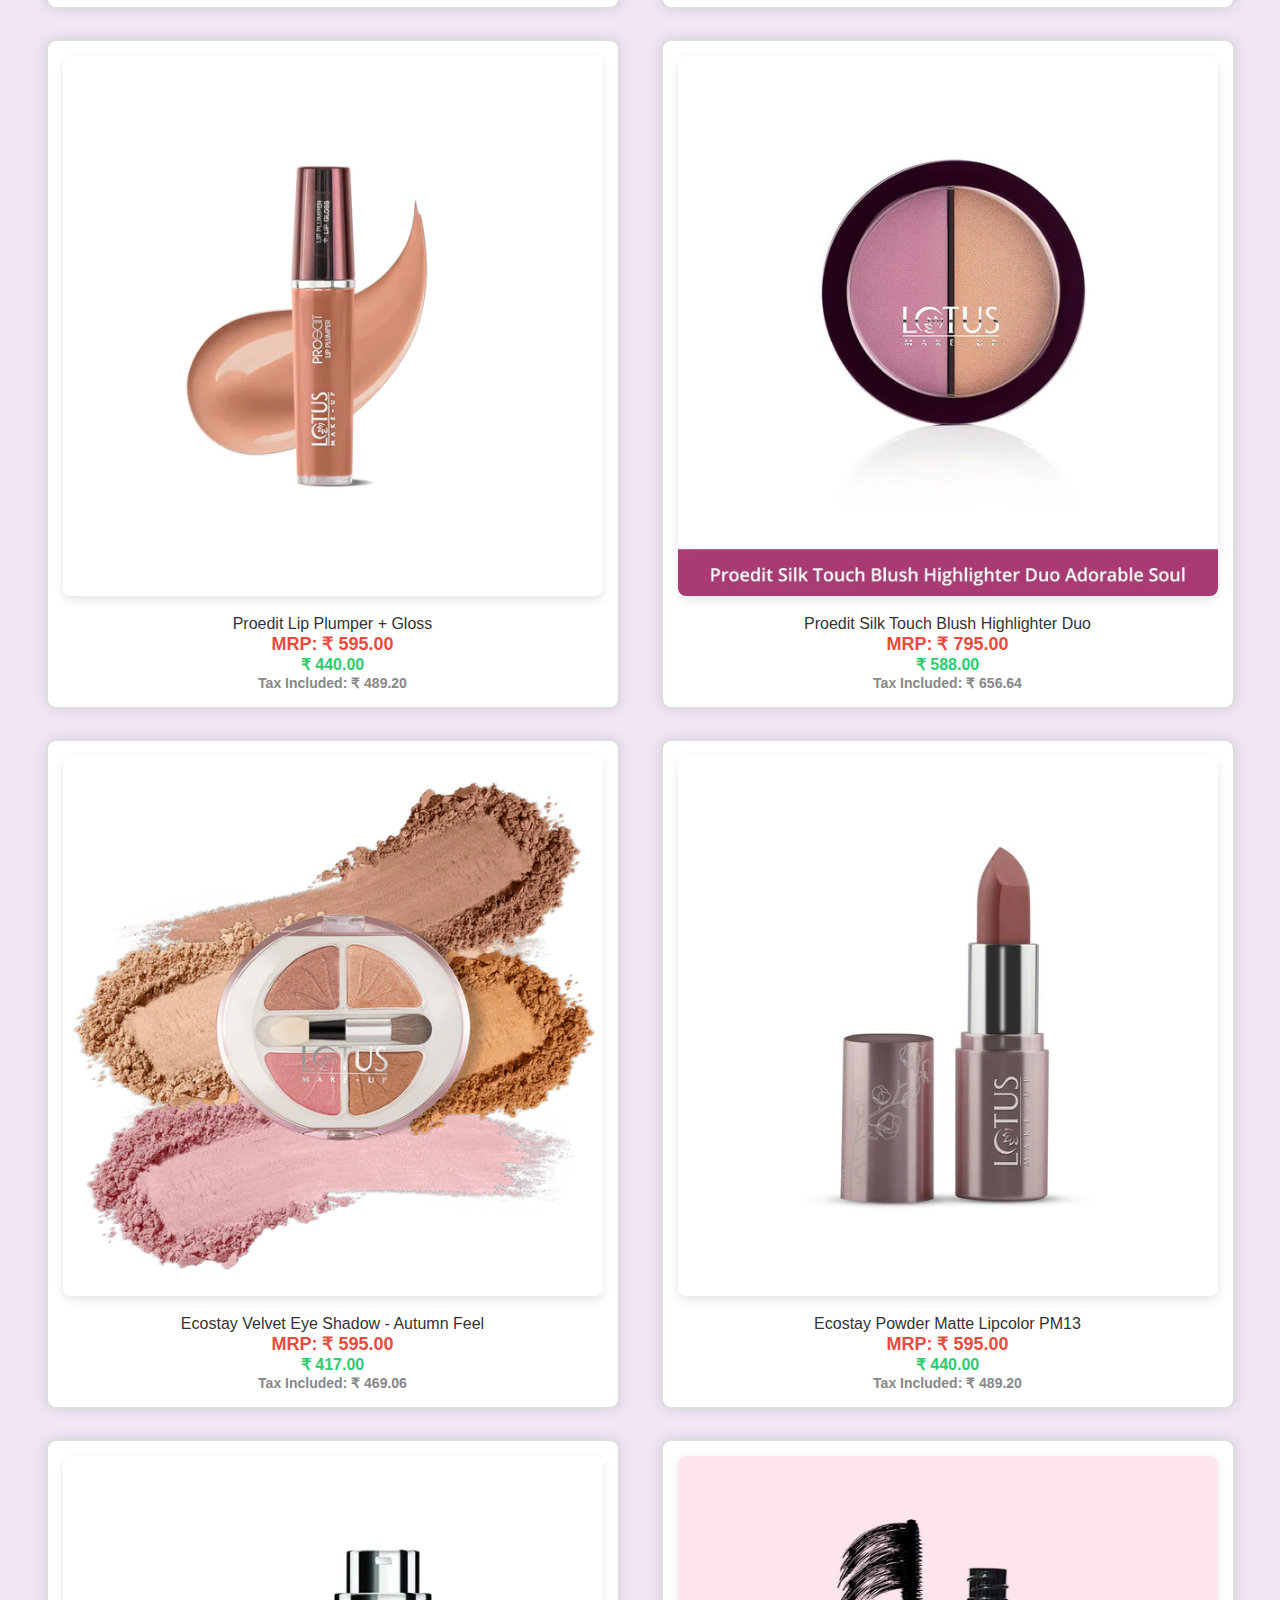
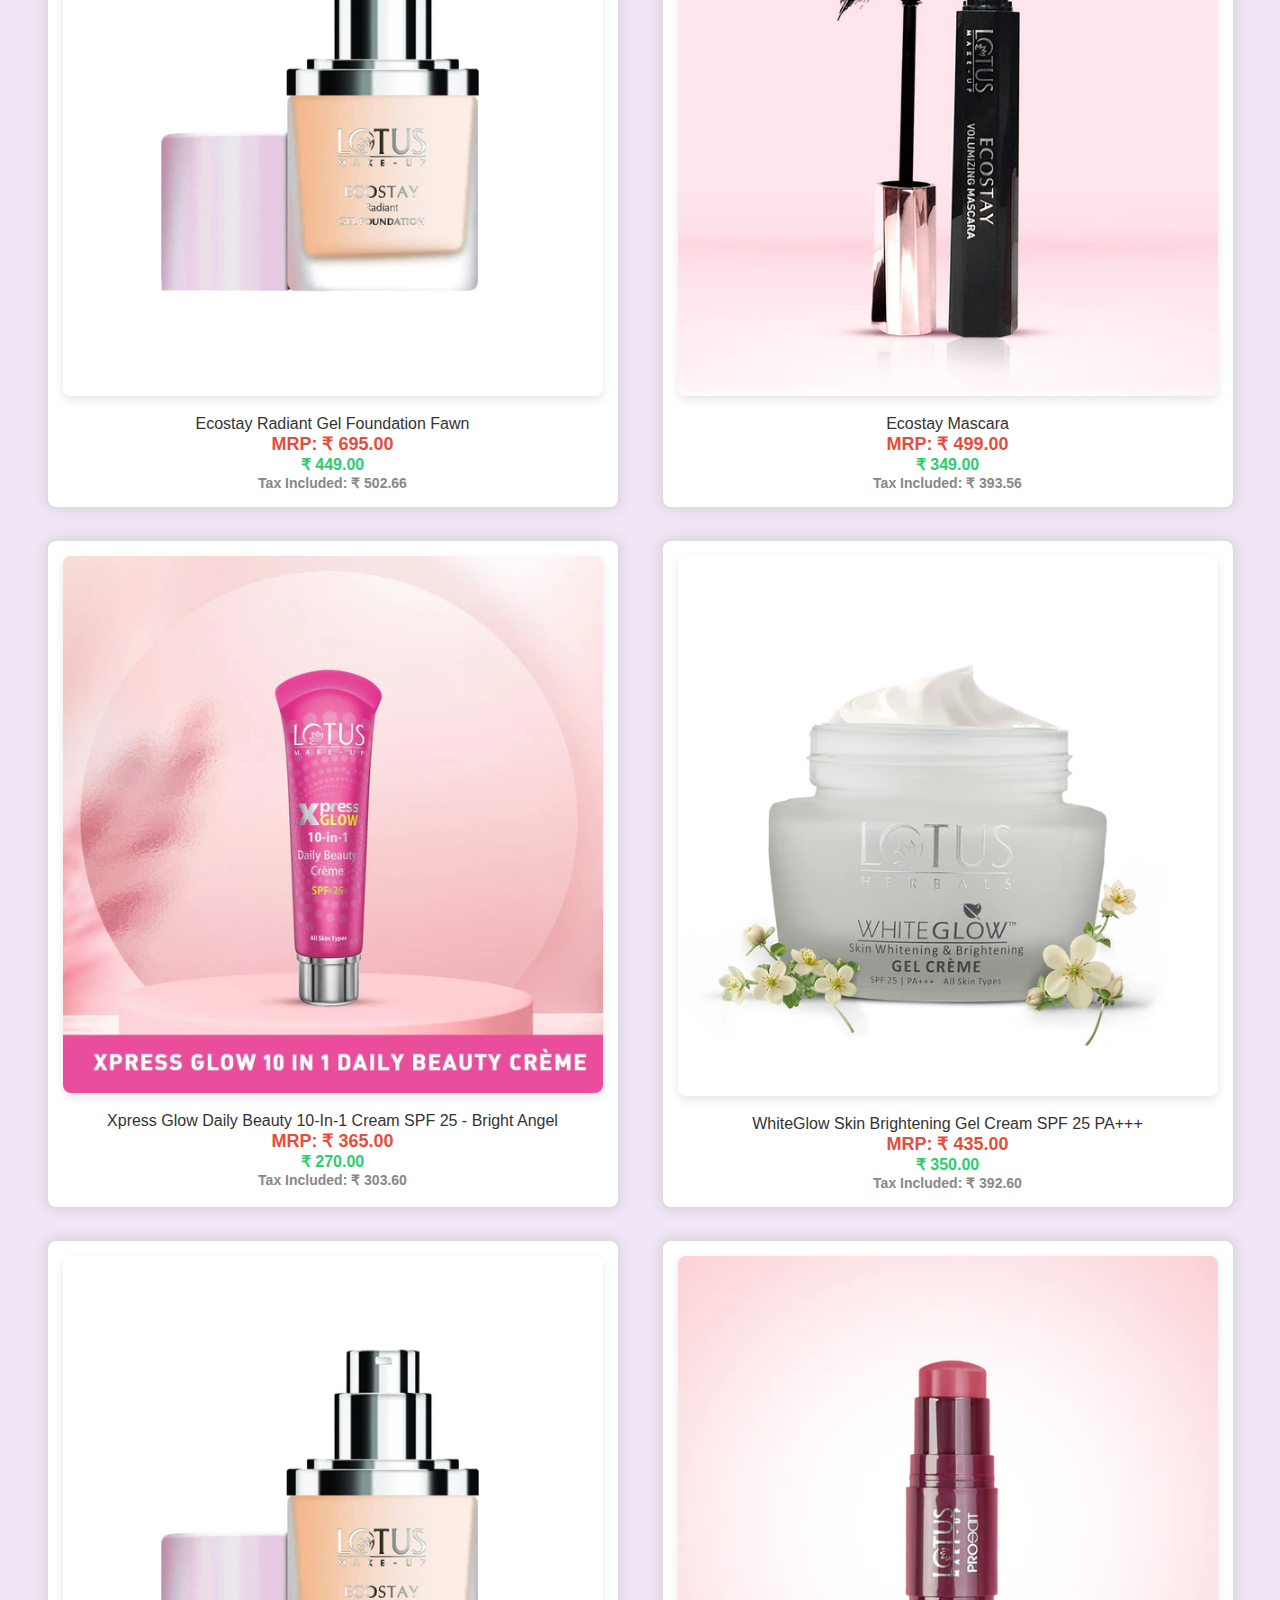
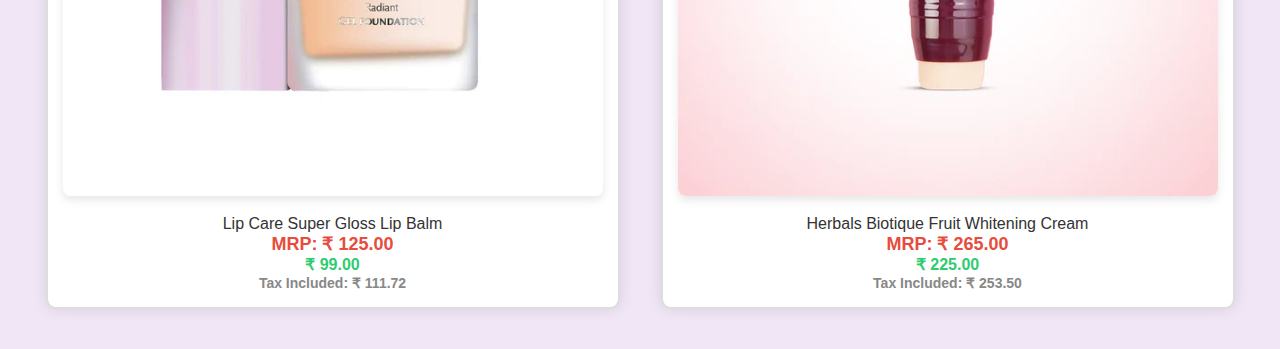
<file: lotus.html>
<!DOCTYPE html>
<html lang="en">
<head>
    <meta charset="UTF-8">
    <meta name="viewport" content="width=device-width, initial-scale=1.0">
    <title>LOTUS HERBALS</title>
    <style>
        body {
            font-family: 'Arial', sans-serif;
            margin: 40px;
            background-color: #f0e6f6;
            text-align: center;
        }

        h1 {
            font-size: 60px;
            color: #9c4e97;
            margin-bottom: 30px;
            font-family: 'Georgia', serif;
            text-shadow: 2px 2px 5px rgba(0, 0, 0, 0.2);
            padding: 20px;
            background-color: #fff;
            border-radius: 10px;
            display: inline-block;
            box-shadow: 0 10px 20px rgba(0, 0, 0, 0.1);
        }

        .flex-container {
            display: flex;
            flex-wrap: wrap;
            justify-content: space-around;
            gap: 30px;
            margin-top: 20px;
        }

        .flex-item {
            background-color: #ffffff;
            border: 2px solid #ddd;
            border-radius: 10px;
            padding: 15px;
            width: 45%;
            box-shadow: 0 0 15px rgba(0, 0, 0, 0.1);
            text-align: center;
            transition: transform 0.3s ease;
            overflow: hidden;
        }

        .flex-item img {
            width: 100%;
            height: auto;
            border-radius: 8px;
            box-shadow: 0 4px 10px rgba(0, 0, 0, 0.1);
        }

        .product-info {
            margin-top: 15px;
            font-size: 16px;
            color: #555;
        }

        .price {
            font-size: 18px;
            font-weight: bold;
            color: #e74c3c;
        }

        .discount-price {
            font-size: 16px;
            color: #2ecc71;
            font-weight: bold;
        }

        .tax-info {
            font-size: 14px;
            color: #888;
            font-weight: bold;
        }

        .flex-item a {
            text-decoration: none;
            color: #333;
        }

        .flex-item:hover {
            transform: scale(1.05);
        }

        .flex-item a:hover {
            color: #9c4e97;
        }

        @media (max-width: 768px) {
            .flex-item {
                width: 100%;
            }
        }

    </style>
</head>
<body>

    <h1>LOTUS HERBALS</h1>

    <div class="flex-container">
        <!-- Image 1 -->
        <div class="flex-item">
            <img src="lotusimg1.jpg" alt="Ecostay Butter Matte Lip Color">
            <div class="product-info">
                <a href="https://www.lotusherbals.com/products/ecostay-butter-matte-lip-color">Ecostay Butter Matte Lip Color</a><br>
                <span class="price">MRP: ₹ 625.00</span><br>
                <span class="discount-price">₹ 463.00</span><br>
                <span class="tax-info">Tax Included: ₹ 520.18</span>
            </div>
        </div>
        
        <!-- Image 2 -->
        <div class="flex-item">
            <img src="lotusimg2.jpg" alt="Colorkick Liquid Matte LipColor">
            <div class="product-info">
                <a href="https://www.lotusherbals.com/products/colorkick-liquid-matte-lipcolor-clm05-6g">Colorkick Liquid Matte LipColor CLM05 6g</a><br>
                <span class="price">MRP: ₹ 345.00</span><br>
                <span class="discount-price">₹ 255.00</span><br>
                <span class="tax-info">Tax Included: ₹ 287.85</span>
            </div>
        </div>

        <!-- Image 3 -->
        <div class="flex-item">
            <img src="lotusimg3.jpg" alt="Ecostay Nail Enamel Coral Green">
            <div class="product-info">
                <a href="https://www.lotusherbals.com/products/lotus-ecostay-nail-enamel-coral-green-10ml-e36" target="blank">Ecostay Nail Enamel Coral Green 10ml E36</a><br>
                <span class="price">MRP: ₹ 199.00</span><br>
                <span class="discount-price">₹ 147.00</span><br>
                <span class="tax-info">Tax Included: ₹ 162.48</span>
            </div>
        </div>

        <!-- Image 4 -->
        <div class="flex-item">
            <img src="lotusimg4.jpg" alt="Colorkick Exfoliating Lip Sugar SPF 20">
            <div class="product-info">
                <a href="https://www.lotusherbals.com/products/colorkick-exfoliating-hydrating-lip-sugar-spf-20-coral" target="blank">Colorkick Exfoliating & Hydrating Lip Sugar SPF 20 - Coral</a><br>
                <span class="price">MRP: ₹ 345.00</span><br>
                <span class="discount-price">₹ 255.00</span><br>
                <span class="tax-info">Tax Included: ₹ 287.85</span>
            </div>
        </div>

        <!-- Image 5 -->
        <div class="flex-item">
            <img src="lotusimg5.jpg" alt="Proedit Lip Plumper + Gloss">
            <div class="product-info">
                <a href="https://www.lotusherbals.com/products/proedit-lip-plumper-gloss?pr_prod_strat=jac&pr_rec_id=af3b58eb1&pr_rec_pid=5544203681945&pr_ref_pid=5544204304537&pr_seq=uniform" target="blank">Proedit Lip Plumper + Gloss</a><br>
                <span class="price">MRP: ₹ 595.00</span><br>
                <span class="discount-price">₹ 440.00</span><br>
                <span class="tax-info">Tax Included: ₹ 489.20</span>
            </div>
        </div>

        <!-- Image 6 -->
        <div class="flex-item">
            <img src="lotusimg6.jpg" alt="Proedit Silk Touch Blush Highlighter Duo">
            <div class="product-info">
                <a href="https://www.lotusherbals.com/products/proedit-silk-touch-blush-highlighter-duo?pr_prod_strat=jac&pr_rec_id=ba432d77c&pr_rec_pid=5544209481881&pr_ref_pid=5544203681945&pr_seq=uniform" target="blank">Proedit Silk Touch Blush Highlighter Duo</a><br>
                <span class="price">MRP: ₹ 795.00</span><br>
                <span class="discount-price">₹ 588.00</span><br>
                <span class="tax-info">Tax Included: ₹ 656.64</span>
            </div>
        </div>

        <!-- Image 7 -->
        <div class="flex-item">
            <img src="lotusimg7.jpg" alt="Ecostay Velvet Eye Shadow - Autumn Feel">
            <div class="product-info">
                <a href="https://www.lotusherbals.com/products/ecostay-velvet-eye-shadow-autumn-feel?pr_prod_strat=jac&pr_rec_id=cf5d3bc0c&pr_rec_pid=5544211579033&pr_ref_pid=5544209481881&pr_seq=uniform" target="blank">Ecostay Velvet Eye Shadow - Autumn Feel</a><br>
                <span class="price">MRP: ₹ 595.00</span><br>
                <span class="discount-price">₹ 417.00</span><br>
                <span class="tax-info">Tax Included: ₹ 469.06</span>
            </div>
        </div>

        <!-- Image 8 -->
        <div class="flex-item">
            <img src="lotusimg8.jpg" alt="Ecostay Powder Matte Lipcolor PM13">
            <div class="product-info">
                <a href="https://www.lotusherbals.com/products/ecostay-powder-matte-lipcolor-pm13?pr_prod_strat=jac&pr_rec_id=f2528b1c5&pr_rec_pid=8141283066009&pr_ref_pid=5492404846745&pr_seq=uniform" target="blank">Ecostay Powder Matte Lipcolor PM13</a><br>
                <span class="price">MRP: ₹ 595.00</span><br>
                <span class="discount-price">₹ 440.00</span><br>
                <span class="tax-info">Tax Included: ₹ 489.20</span>
            </div>
        </div>

        <!-- Image 9 -->
        <div class="flex-item">
            <img src="lotusimg9.jpg" alt="Ecostay Radiant Gel Foundation Fawn">
            <div class="product-info">
                <a href="https://www.lotusherbals.com/products/ecostay-radiant-gel-foundation-fawn?pr_prod_strat=jac&pr_rec_id=1e5440127&pr_rec_pid=5544206401689&pr_ref_pid=7195246231705&pr_seq=uniform" target="blank">Ecostay Radiant Gel Foundation Fawn</a><br>
                <span class="price">MRP: ₹ 695.00</span><br>
                <span class="discount-price">₹ 449.00</span><br>
                <span class="tax-info">Tax Included: ₹ 502.66</span>
            </div>
        </div>

        <!-- Image 10 -->
        <div class="flex-item">
            <img src="lotusimg10.jpg" alt="Ecostay Mascara">
            <div class="product-info">
                <a href="https://www.lotusherbals.com/products/ecostay-mascara" target="blank">Ecostay Mascara</a><br>
                <span class="price">MRP: ₹ 499.00</span><br>
                <span class="discount-price">₹ 349.00</span><br>
                <span class="tax-info">Tax Included: ₹ 393.56</span>
            </div>
        </div>

        <!-- Image 11 -->
        <div class="flex-item">
            <img src="lotusimg11.jpg" alt="Xpress Glow Daily Beauty 10-In-1 Creme SPF 25">
            <div class="product-info">
                <a href="https://www.lotusherbals.com/products/xpress-glow-daily-beauty-10-in-1-creme-spf-25-bright-angel?pr_prod_strat=jac&pr_rec_id=fc5d62629&pr_rec_pid=5544210071705&pr_ref_pid=5544206401689&pr_seq=uniform" target="blank">Xpress Glow Daily Beauty 10-In-1 Cream SPF 25 - Bright Angel</a><br>
                <span class="price">MRP: ₹ 365.00</span><br>
                <span class="discount-price">₹ 270.00</span><br>
                <span class="tax-info">Tax Included: ₹ 303.60</span>
            </div>
        </div>

        <!-- Image 12 -->
        <div class="flex-item">
            <img src="lotusimg12.jpg" alt="WhiteGlow Skin Brightening Gel Cream SPF 25">
            <div class="product-info">
                <a href="https://www.lotusherbals.com/products/whiteglow-skin-brightening-gel-creme-spf-25?pr_prod_strat=e5_desc&pr_rec_id=1bbc4133f&pr_rec_pid=5492400357529&pr_ref_pid=5544210071705&pr_seq=uniform" target="blank">WhiteGlow Skin Brightening Gel Cream SPF 25 PA+++</a><br>
                <span class="price">MRP: ₹ 435.00</span><br>
                <span class="discount-price">₹ 350.00</span><br>
                <span class="tax-info">Tax Included: ₹ 392.60</span>
            </div>
        </div>

        <!-- Image 13 -->
        <div class="flex-item">
            <img src="lotusimg13.jpg" alt="Lip Care Super Gloss Lip Balm">
            <div class="product-info">
                <a href="https://www.lotusherbals.com/products/lip-care-super-gloss-lip-balm?pr_prod_strat=jac&pr_rec_id=8b6705b79&pr_rec_pid=8141284302353&pr_ref_pid=5524070348993&pr_seq=uniform" target="blank">Lip Care Super Gloss Lip Balm</a><br>
                <span class="price">MRP: ₹ 125.00</span><br>
                <span class="discount-price">₹ 99.00</span><br>
                <span class="tax-info">Tax Included: ₹ 111.72</span>
            </div>
        </div>

        <!-- Image 14 -->
        <div class="flex-item">
            <img src="lotusimg14.jpg" alt="Herbals Biotique Fruit Whitening Cream">
            <div class="product-info">
                <a href="https://www.lotusherbals.com/products/herbals-biotique-fruit-whitening-cream" target="blank">Herbals Biotique Fruit Whitening Cream</a><br>
                <span class="price">MRP: ₹ 265.00</span><br>
                <span class="discount-price">₹ 225.00</span><br>
                <span class="tax-info">Tax Included: ₹ 253.50</span>
            </div>
        </div>

    </div>
</body>
</html>
</file>
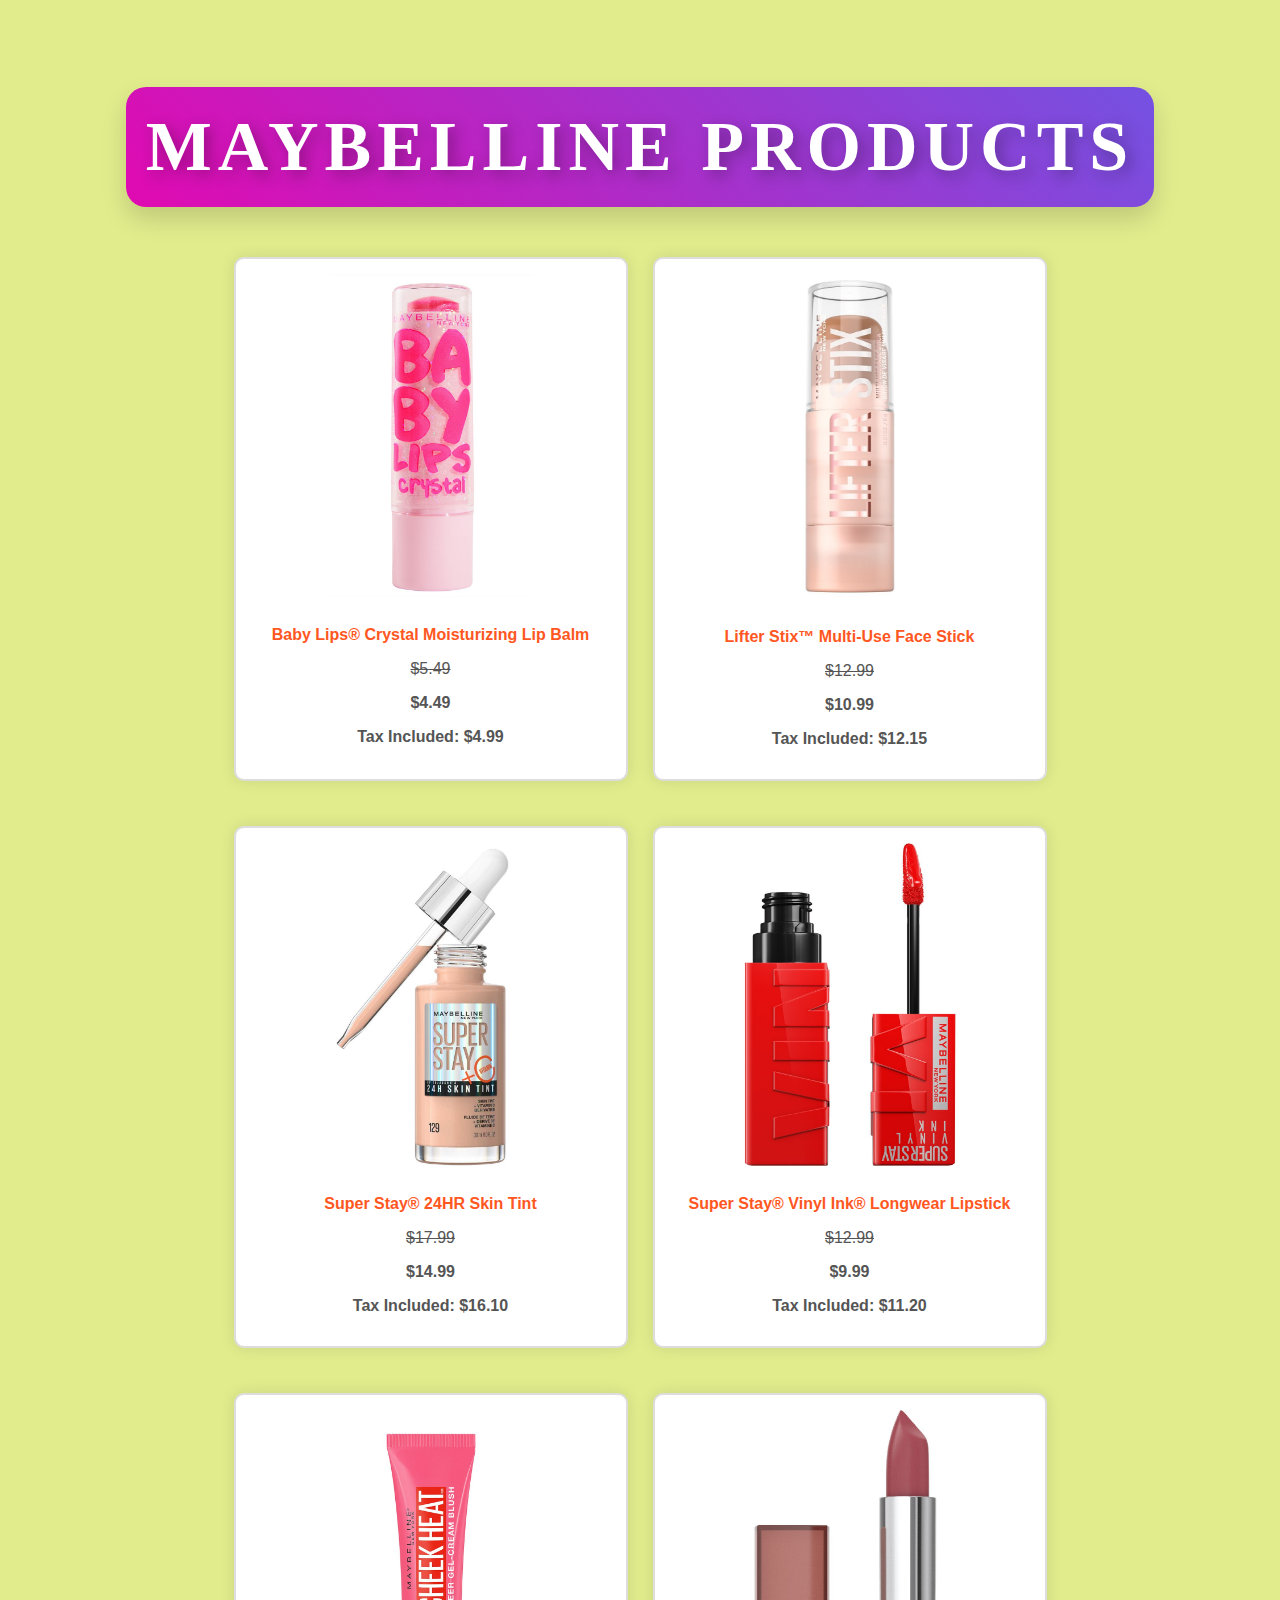
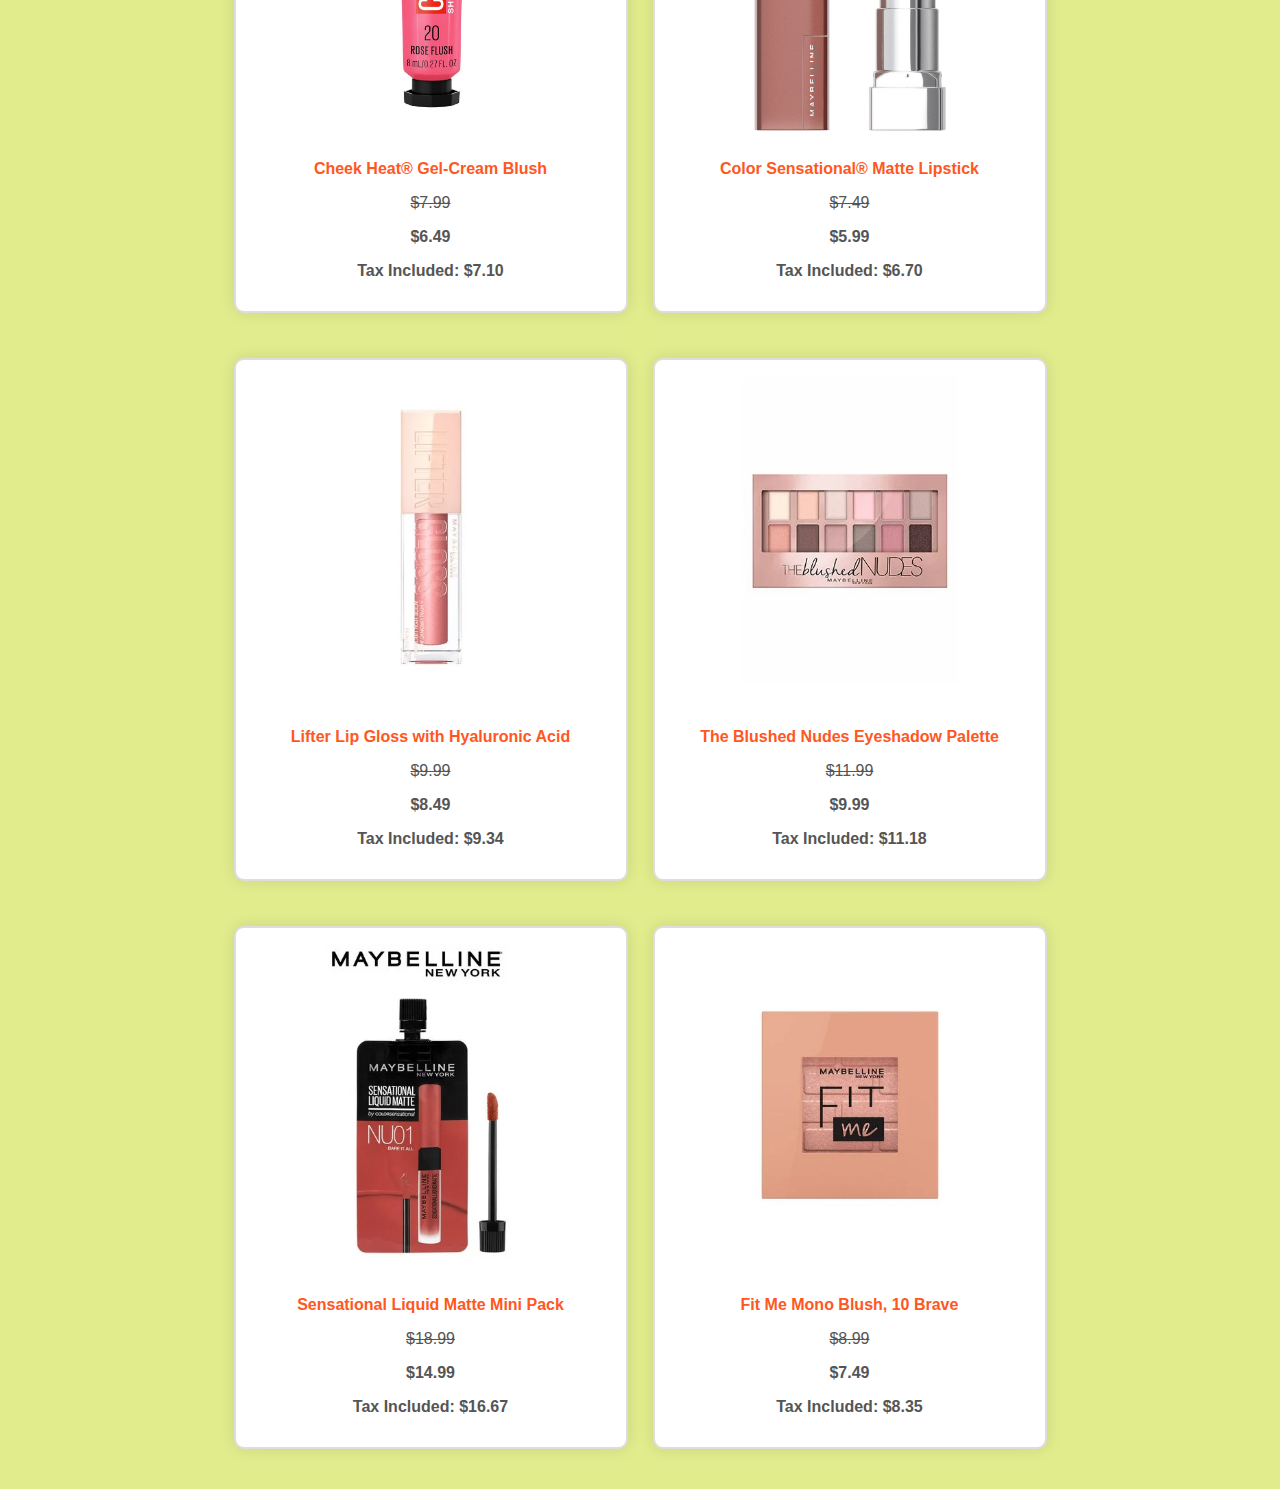
<file: maybelline.html>
<!DOCTYPE html>
<html lang="en">
<head>
    <meta charset="UTF-8">
    <meta name="viewport" content="width=device-width, initial-scale=1.0">
    <title>MAYBELLINE</title>
    <style>
        body {
            font-family: Arial, sans-serif;
            margin: 40px;
            background-color: #e1ec8d; 
            text-align: center;
        }

        h1 {
            font-size: 70px;
            color: #fff;
            margin-bottom: 30px;
            font-family: 'Georgia', serif;
            text-transform: uppercase;
            letter-spacing: 6px;
            text-shadow: 5px 5px 15px rgba(0, 0, 0, 0.3);
            background: linear-gradient(45deg, #e00ab1, #7452e2);
            padding: 20px;
            border-radius: 20px;
            display: inline-block;
            box-shadow: 0 12px 25px rgba(0, 0, 0, 0.15);
        }

        .flex-container {
            display: flex;
            flex-wrap: wrap;
            justify-content: center;
            gap: 25px;
        }

        .flex-item {
            background-color: #ffffff;
            border: 2px solid #ddd;
            border-radius: 10px;
            padding: 15px;
            width: 30%; /* Adjusted width for more compact layout */
            box-shadow: 0 0 15px rgba(0, 0, 0, 0.1);
            text-align: center;
            transition: transform 0.3s ease, box-shadow 0.3s ease;
            margin-top: 20px;
        }

        .flex-item img {
            width: 60%; /* Very small image size */
            height: auto;
            border-radius: 10px;
            margin-bottom: 15px;
        }

        .flex-item p {
            font-size: 16px;
            color: #555;
            margin-top: 10px;
        }

        .flex-item a {
            text-decoration: none;
            color: #FF5722; /* Bright orange color for links */
            font-weight: bold;
            transition: color 0.3s ease;
        }

        .flex-item a:hover {
            color: #00bcd4;
        }

        .price {
            font-size: 16px;
            color: #888;
            text-decoration: line-through;
            margin-top: 10px;
        }

        .discount-price {
            font-size: 18px;
            font-weight: bold;
            color: #4A148C;
            margin-top: 5px;
        }

        .tax-info {
            font-size: 14px;
            font-weight: bold;
            color: #D81B60;
            margin-top: 5px;
        }

        .flex-item:hover {
            transform: scale(1.05);
            box-shadow: 0 0 20px rgba(0, 0, 0, 0.2);
        }

        @media (max-width: 768px) {
            .flex-item {
                width: 45%; /* Adjusted for smaller screens */
            }
        }

        @media (max-width: 480px) {
            .flex-item {
                width: 90%; /* Full width on very small screens */
            }
        }
    </style>
</head>
<body>

    <h1>MAYBELLINE PRODUCTS</h1>

    <div class="flex-container">
        <div class="flex-item">
            <img src="mayimg1.jpg" alt="Baby Lips Lip Balm">
            <p><a href="https://www.maybelline.com/lip-makeup/lip-balm/baby-lips-lip-makeup-crystal-moisturizing-lip-balm?variant=Pink+Quartz">Baby Lips® Crystal Moisturizing Lip Balm</a></p>
            <p class="price">$5.49</p>
            <p class="discount-price">$4.49</p>
            <p class="tax-info">Tax Included: $4.99</p>
        </div>
        <div class="flex-item">
            <img src="mayimg2.jpg" alt="Lifter Stix Multi-Use Stick">
            <p><a href="https://www.maybelline.com/face-makeup/foundation-makeup/lifter-stix-multi-use-face-stick?variant=65">Lifter Stix™ Multi-Use Face Stick</a></p>
            <p class="price">$12.99</p>
            <p class="discount-price">$10.99</p>
            <p class="tax-info">Tax Included: $12.15</p>
        </div>
        <div class="flex-item">
            <img src="mayimg3.jpg" alt="Super Stay Skin Tint">
            <p><a href="https://www.maybelline.com/face-makeup/foundation-makeup/super-stay-24hr-skin-tint-with-vitamin-c?variant=129">Super Stay® 24HR Skin Tint</a></p>
            <p class="price">$17.99</p>
            <p class="discount-price">$14.99</p>
            <p class="tax-info">Tax Included: $16.10</p>
        </div>
        <div class="flex-item">
            <img src="mayimg4.jpg" alt="Super Stay Vinyl Ink">
            <p><a href="https://www.maybelline.com/lip-makeup/lipstick/super-stay-vinyl-ink-longwear-liquid-lipstick?variant=Red-Hot">Super Stay® Vinyl Ink® Longwear Lipstick</a></p>
            <p class="price">$12.99</p>
            <p class="discount-price">$9.99</p>
            <p class="tax-info">Tax Included: $11.20</p>
        </div>
        <div class="flex-item">
            <img src="mayimg5.jpg" alt="Cheek Heat Gel-Cream Blush">
            <p><a href="https://www.maybelline.com/face-makeup/blush-and-bronzer/cheek-heat-gel-cream-blush-face-makeup?variant=Rose+Flush">Cheek Heat® Gel-Cream Blush</a></p>
            <p class="price">$7.99</p>
            <p class="discount-price">$6.49</p>
            <p class="tax-info">Tax Included: $7.10</p>
        </div>
        <div class="flex-item">
            <img src="mayimg6.jpg" alt="Color Sensational Matte Lipstick">
            <p><a href="https://www.maybelline.com/lip-makeup/lipstick/color-sensational-the-mattes-matte-finish-lipstick-makeup?variant=Touch+Of+Spice">Color Sensational® Matte Lipstick</a></p>
            <p class="price">$7.49</p>
            <p class="discount-price">$5.99</p>
            <p class="tax-info">Tax Included: $6.70</p>
        </div>
        <div class="flex-item">
            <img src="mayimg7.jpg" alt="Lifter Lip Gloss">
            <p><a href="https://www.maybelline.co.in/all-products/lips/lip-gloss/lifter-gloss-tinted-lip-gloss-with-hyaluronic-acid">Lifter Lip Gloss with Hyaluronic Acid</a></p>
            <p class="price">$9.99</p>
            <p class="discount-price">$8.49</p>
            <p class="tax-info">Tax Included: $9.34</p>
        </div>
        <div class="flex-item">
            <img src="mayimg8.jpg" alt="Blushed Nudes Eyeshadow Palette">
            <p><a href="https://www.maybelline.co.in/all-products/eyes/eye-shadow/the-blushed-nudes-palette">The Blushed Nudes Eyeshadow Palette</a></p>
            <p class="price">$11.99</p>
            <p class="discount-price">$9.99</p>
            <p class="tax-info">Tax Included: $11.18</p>
        </div>
        <div class="flex-item">
            <img src="mayimg9.jpg" alt="Sensational Liquid Matte Mini Pack">
            <p><a href="https://www.maybelline.co.in/all-products/lips/lipstick/sensational-liquid-matte-mini-pack">Sensational Liquid Matte Mini Pack</a></p>
            <p class="price">$18.99</p>
            <p class="discount-price">$14.99</p>
            <p class="tax-info">Tax Included: $16.67</p>
        </div>
        <div class="flex-item">
            <img src="mayimg10.jpg" alt="Fit Me Mono Blush">
            <p><a href="https://www.maybelline.co.in/all-products/face/blush/improved-fit-me-mono-blush">Fit Me Mono Blush, 10 Brave</a></p>
            <p class="price">$8.99</p>
            <p class="discount-price">$7.49</p>
            <p class="tax-info">Tax Included: $8.35</p>
        </div>
    </div>

</body>
</html>
</file>
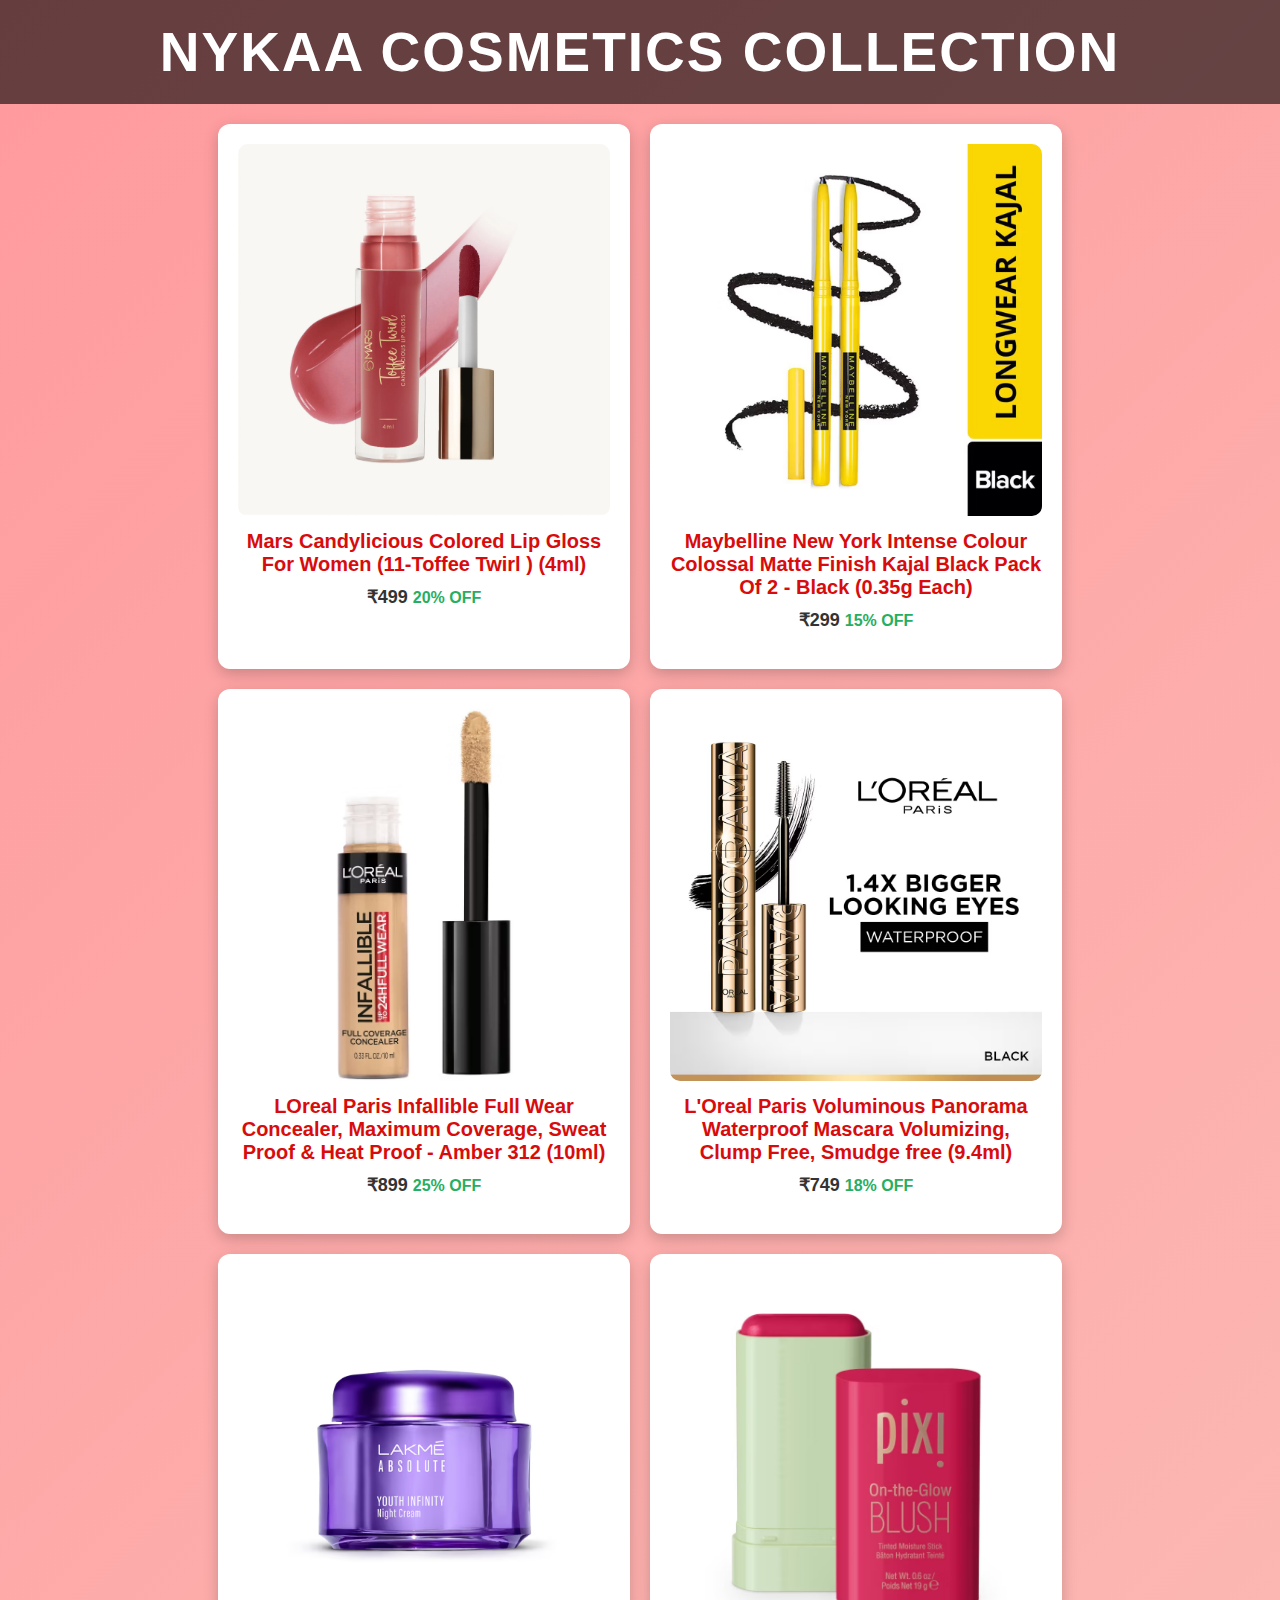
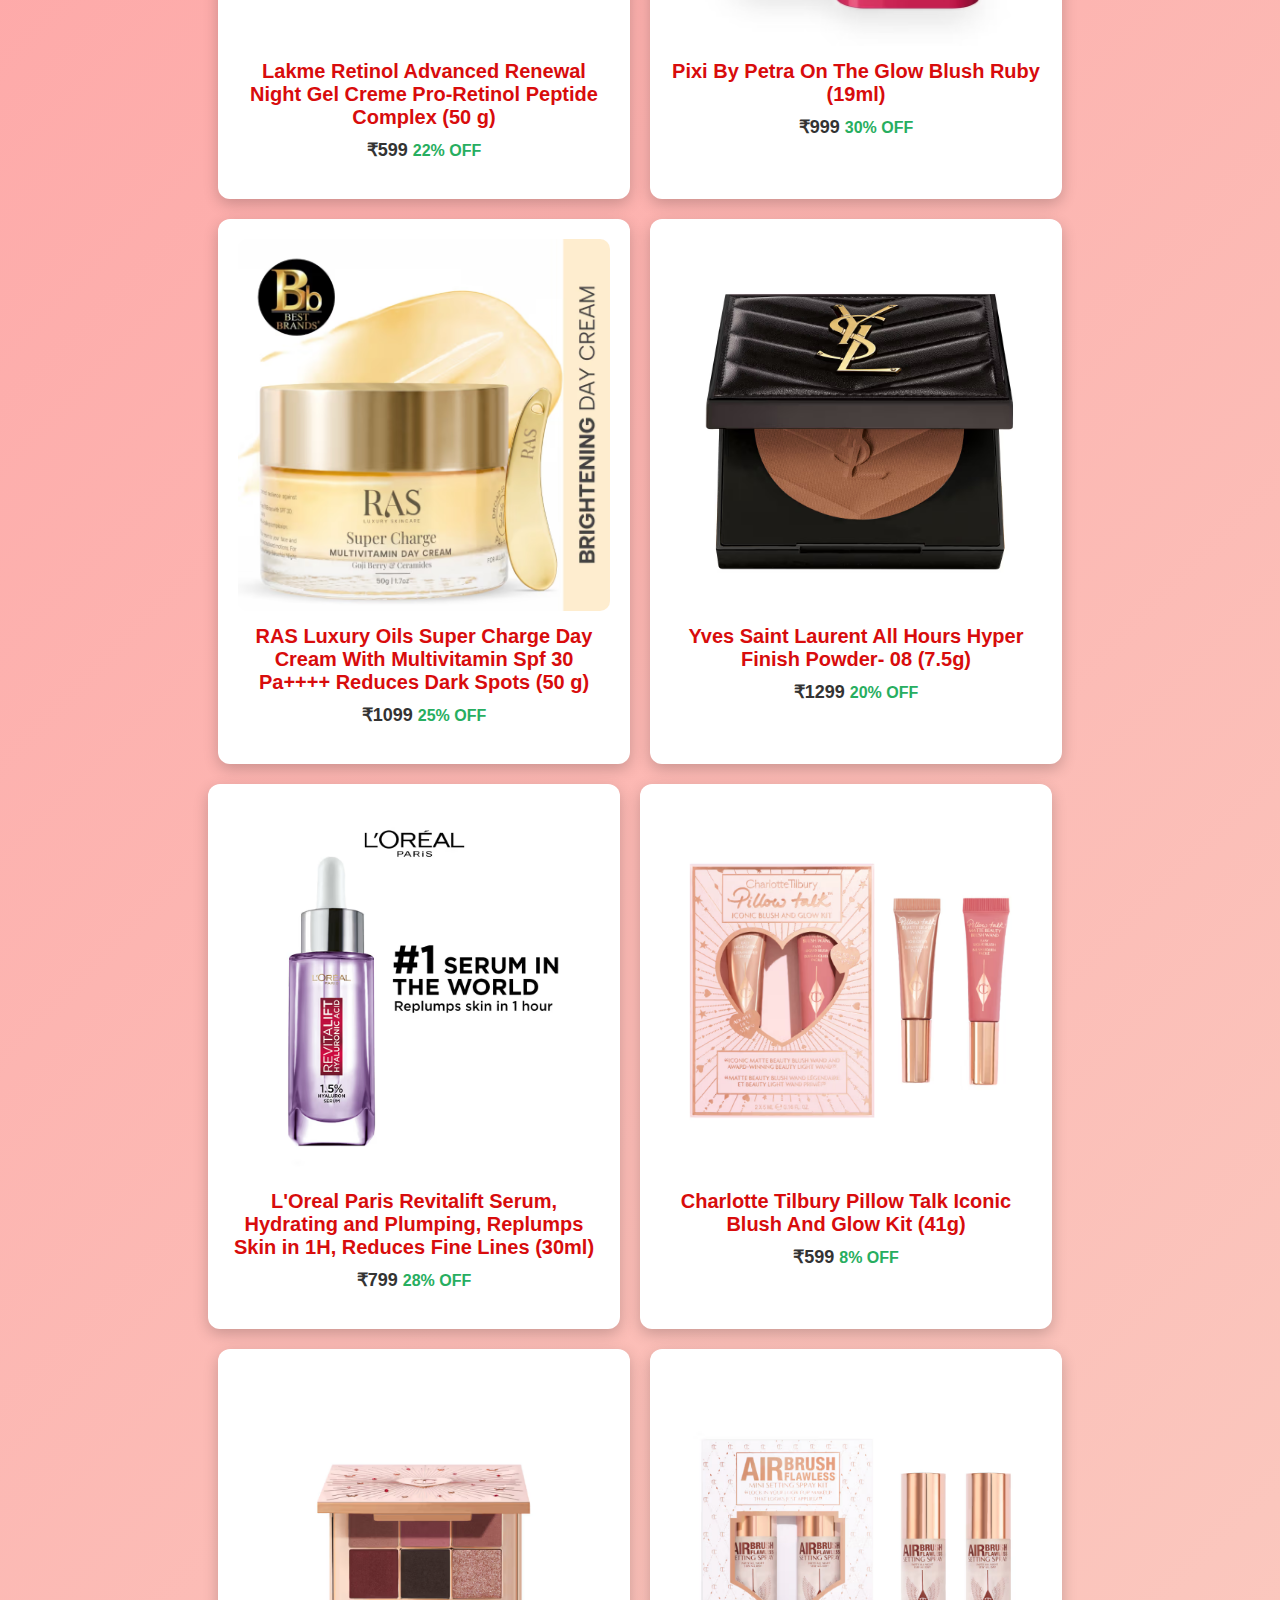
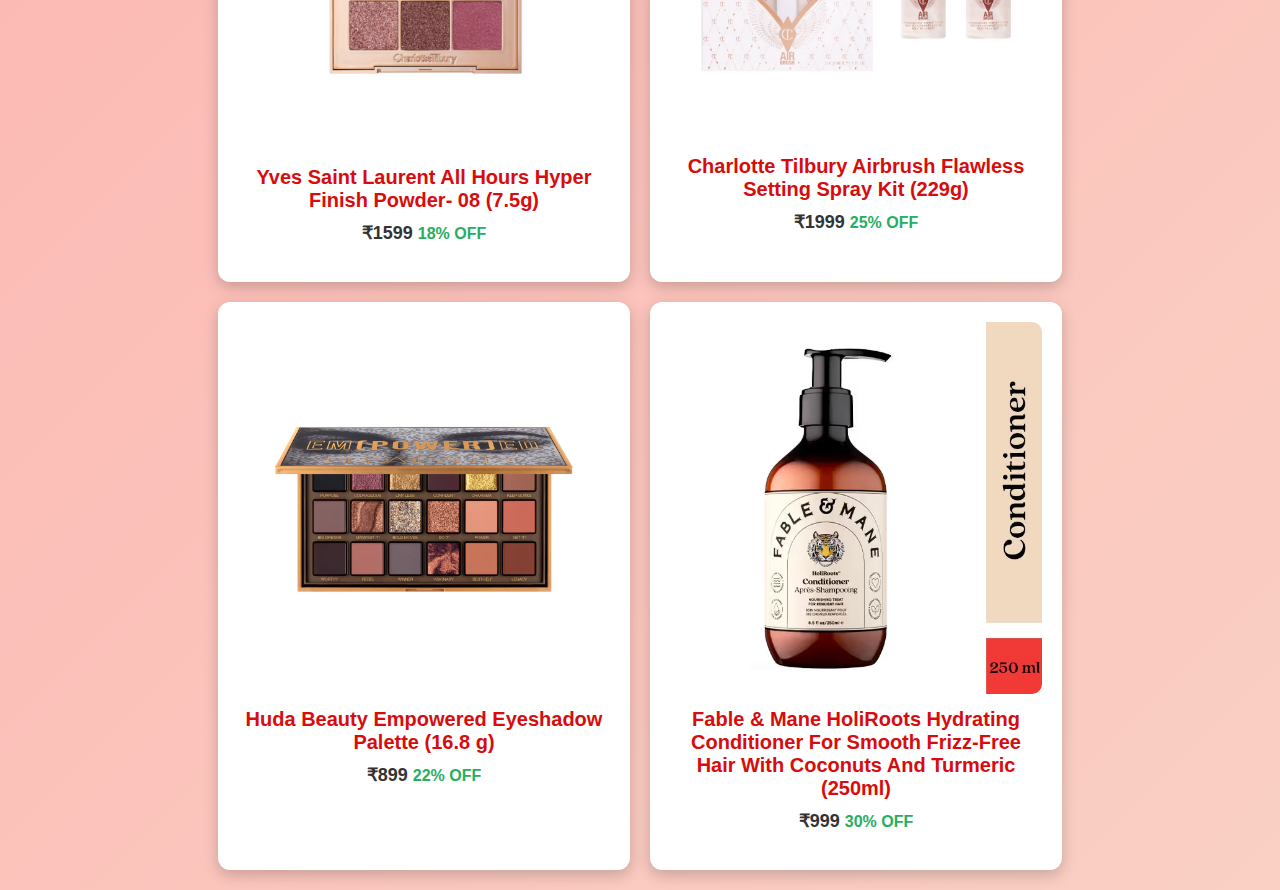
<file: nykaa.html>
<!DOCTYPE html>
<html lang="en">
<head>
    <meta charset="UTF-8">
    <meta name="viewport" content="width=device-width, initial-scale=1.0">
    <title>NYKAA COSMETICS</title>
   <style>
    body {
        font-family: 'Poppins', sans-serif;
        margin: 0;
        padding: 0;
        background: linear-gradient(135deg, #ff9a9e, #fad0c4);
        text-align: center;
    }

    h1 {
        font-size: 55px;
        color: #fff;
        background: rgba(0, 0, 0, 0.6);
        padding: 20px;
        margin: 0;
        font-weight: bold;
        text-transform: uppercase;
        letter-spacing: 2px;
    }

    .flex-container {
        display: flex;
        flex-wrap: wrap;
        justify-content: center;
        gap: 20px;
        padding: 20px;
    }

    .flex-item {
        background: #fff;
        border-radius: 12px;
        padding: 20px;
        width: 30%;
        box-shadow: 0 5px 15px rgba(0, 0, 0, 0.2);
        text-align: center;
        transition: transform 0.3s ease, box-shadow 0.3s ease;
    }

    .flex-item:hover {
        transform: scale(1.05);
        box-shadow: 0 8px 20px rgba(0, 0, 0, 0.3);
    }

    .flex-item img {
        width: 100%;
        height: auto;
        border-radius: 10px;
    }

    .flex-item a {
        font-size: 20px;
        color: #d80c0c;
        display: block;
        margin-top: 10px;
        font-weight: bold;
        text-decoration: none;
    }

    .price {
        font-size: 18px;
        font-weight: bold;
        color: #333;
        margin-top: 10px;
    }

    .discount {
        font-size: 16px;
        color: #27ae60;
        font-weight: bold;
    }

    @media (max-width: 768px) {
        .flex-item {
            width: 100%;
        }
    }
   </style>
</head>
<body>
    <h1>NYKAA COSMETICS COLLECTION</h1>
    <div class="flex-container">
        <div class="flex-item">
            <img src="img1.jpg" alt="Lip Gloss">
            <a href="https://www.nykaa.com/mars-candylicious-colored-lip-gloss/p/15641047?productId=15641047&pps=4&skuId=15641045">Mars Candylicious Colored Lip Gloss For Women (11-Toffee Twirl )
                (4ml)</a>
            <p class="price">₹499 <span class="discount">20% OFF</span></p>
        </div>
        <div class="flex-item">
            <img src="img2.jpg" alt="Kajal">
            <a href="https://www.nykaa.com/maybelline-new-york-colossal-kajal-black-pack-of-2-black/p/5231448?productId=5231448&pps=5">Maybelline New York Intense Colour Colossal Matte Finish Kajal Black Pack Of 2 - Black
                (0.35g Each)</a>
            <p class="price">₹299 <span class="discount">15% OFF</span></p>
        </div>
        <div class="flex-item">
            <img src="img3.jpg" alt="Concealer">
            <a href="https://www.nykaa.com/l-oreal-paris-infallible-full-wear-concealer/p/648645?intcmp=nykaa%3Ahp%3Adesktop-homepage%3Adefault%3ABrand_Days_Product_1_Widgets%3APRODUCT_WIDGET_V2%3A18%3A%3A-1%3Aproduct_id%3A648645%3Apdp&pagesource=productWidget%3Adesktop-homepage%3ABrand_Days_Product_1_Widgets&skuId=648642" target="blank">LOreal Paris Infallible Full Wear Concealer, Maximum Coverage, Sweat Proof & Heat Proof - Amber 312
                (10ml)</a>
            <p class="price">₹899 <span class="discount">25% OFF</span></p>
        </div>
        <div class="flex-item">
            <img src="img4.jpg" alt="Mascara">
            <a href="https://www.nykaa.com/l-oreal-paris-panaroma-mascara/p/15387922?productId=15387922&pps=2" target="blank">L'Oreal Paris Voluminous Panorama Waterproof Mascara Volumizing, Clump Free, Smudge free
                (9.4ml)</a>
            <p class="price">₹749 <span class="discount">18% OFF</span></p>
        </div>
        <div class="flex-item">
            <img src="img5.jpg" alt="Night Creme">
            <a href="https://www.nykaa.com/lakme-youth-infinity-night-creme/p/1498452?productId=1498452&pps=1" target="blank">Lakme Retinol Advanced Renewal Night Gel Creme Pro-Retinol Peptide Complex
                (50 g)</a>
            <p class="price">₹599 <span class="discount">22% OFF</span></p>
        </div>
        <div class="flex-item">
            <img src="img6.jpg" alt="Blush">
            <a href="https://www.nykaa.com/pixi-on-the-glow-blush/p/5694087?productId=5694087&pps=12&skuId=5694056" target="blank">Pixi By Petra On The Glow Blush Ruby
                (19ml)</a>
            <p class="price">₹999 <span class="discount">30% OFF</span></p>
        </div>
        <div class="flex-item">
            <img src="img7.jpg" alt="Day Cream">
            <a href="https://www.nykaa.com/ras-luxury-oils-super-charge-multivitamin-day-cream-spf-30-infused-with-ceramides-goji-berry/p/13138331?productId=13138331&pps=6&skuId=11372626" target="black">RAS Luxury Oils Super Charge Day Cream With Multivitamin Spf 30 Pa++++ Reduces Dark Spots
                (50 g)
                </a>
            <p class="price">₹1099 <span class="discount">25% OFF</span></p>
        </div>
        <div class="flex-item">
            <img src="img8.jpg" alt="Compact">
            <a href="https://www.nykaa.com/yves-saint-laurent-all-hours-hyper-finish-compact/p/16052986?productId=16052986&pps=14&skuId=16052975" target="blank">Yves Saint Laurent All Hours Hyper Finish Powder- 08
                (7.5g)</a>
            <p class="price">₹1299 <span class="discount">20% OFF</span></p>
        </div>
        <div class="flex-item">
            <img src="img9.jpg" alt="Serum">
            <a href="https://www.nykaa.com/l-oreal-paris-revitalift-1-5-hyaluronic-acid-serum/p/1112060?intcmp=nykaa%3Ahp%3Adesktop-homepage%3Adefault%3ABrand_Days_Product_1_Widgets%3APRODUCT_WIDGET_V2%3A18%3A%3A-1%3Aproduct_id%3A1112060%3Apdp&pagesource=productWidget%3Adesktop-homepage%3ABrand_Days_Product_1_Widgets&skuId=1112053" target="blank">L'Oreal Paris Revitalift Serum, Hydrating and Plumping, Replumps Skin in 1H, Reduces Fine Lines
                (30ml)
                </a>
            <p class="price">₹799 <span class="discount">28% OFF</span></p>
        </div>
        <div class="flex-item">
            <img src="img10.jpg" alt="Setting Spray">
            <a href="https://www.nykaa.com/charlotte-tilbury-pillow-talk-iconic-blush-and-glow-kit-xmas-2024/p/16741986?productId=16741986&pps=2" target="blank">Charlotte Tilbury Pillow Talk Iconic Blush And Glow Kit
                (41g)
            <p class="price">₹599 <span class="discount">8% OFF</span></p>
        </div>
        <div class="flex-item">
            <img src="img11.jpg" alt="Setting Spray">
            <a href="https://www.nykaa.com/yves-saint-laurent-all-hours-hyper-finish-compact/p/16052986?productId=16052986&pps=14&skuId=16052975" target="blank">Yves Saint Laurent All Hours Hyper Finish Powder- 08
                (7.5g)</a>
            <p class="price">₹1599 <span class="discount">18% OFF</span></p>
        </div>
        <div class="flex-item">
            <img src="img12.jpg" alt="Eyeshadow">
            <a href="https://www.nykaa.com/charlotte-tilbury-airbrush-flawless-setting-spray-kit-xmas-2024/p/16748607?productId=16748607&pps=9" target="blank">Charlotte Tilbury Airbrush Flawless Setting Spray Kit
                (229g)</a>
            <p class="price">₹1999 <span class="discount">25% OFF</span></p>
        </div>
        <div class="flex-item">
            <img src="img13.jpg" alt="Conditioner">
            <a href="https://www.nykaa.com/huda-beauty-empowered-eyeshadow-palette/p/6984484?productId=6984484&pps=20" target="blank">Huda Beauty Empowered Eyeshadow Palette
                (16.8 g)</a>
            <p class="price">₹899 <span class="discount">22% OFF</span></p>
        </div>
        <div class="flex-item">
            <img src="img14.jpg" alt="Conditioner">
            <a href="https://www.nykaa.com/fable-mane-holiroots-conditioner/p/5083399?productId=5083399&pps=13" target="blank">Fable & Mane HoliRoots Hydrating Conditioner For Smooth Frizz-Free Hair With Coconuts And Turmeric
                (250ml)</a>
            <p class="price">₹999 <span class="discount">30% OFF</span></p>
        </div>
    </div>
</body>
</html>
</file>
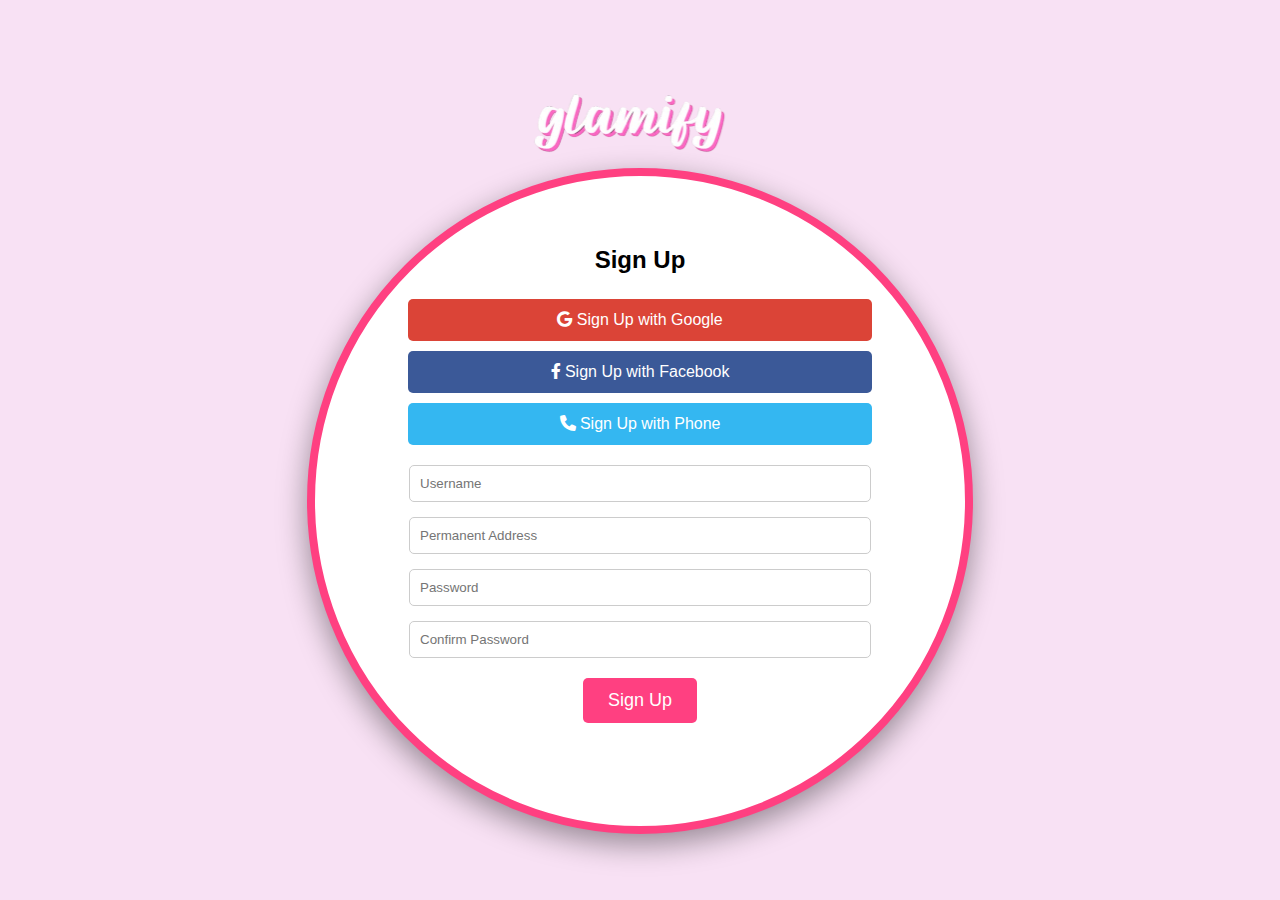
<file: signup.html>
<!DOCTYPE html>
<html lang="en">
<head>
    <meta charset="UTF-8">
    <meta name="viewport" content="width=device-width, initial-scale=1.0">
    <title>Glamify Sign-Up</title>
    <link rel="stylesheet" href="https://cdnjs.cloudflare.com/ajax/libs/font-awesome/6.0.0/css/all.min.css">
    <style>
        body {
            background-color: #f8e1f4;
            display: flex;
            justify-content: center;
            align-items: center;
            height: 100vh;
            margin: 0;
            font-family: Arial, sans-serif;
            position: relative;
            flex-direction: column;
        }
        .logo {
            margin-top:-50px;
            margin-bottom: -60px;
            text-align: center;
        }
        .logo img {
            width: 300px;
        }
        .signup-container {
            background: white;
            width: 550px;
            height: 550px;
            padding: 50px;
            border-radius: 50%;
            box-shadow: 0 10px 30px rgba(0,0,0,0.4);
            text-align: center;
            border: 8px solid #ff4081;
            position: relative;
        }
        h2 {
            margin: 20px 0;
            font-weight: bold;
        }
        .input-group {
            margin: 10px 0;
        }
        input {
            width: 80%;
            padding: 10px;
            margin-top: 5px;
            border: 1px solid #ccc;
            border-radius: 5px;
        }
        .social-buttons {
            display: flex;
            flex-direction: column;
            align-items: center;
            margin-top: 15px;
        }
        .social-buttons a {
            text-decoration: none;
            padding: 12px;
            border-radius: 5px;
            color: white;
            font-size: 16px;
            display: block;
            width: 80%;
            text-align: center;
            margin: 5px 0;
        }
        .google { background: #db4437; }
        .facebook { background: #3b5998; }
        .phone { background: #34b7f1; }
        a:hover { opacity: 0.8; }
        button {
            padding: 12px 25px;
            margin-top: 10px;
            background: #ff4081;
            color: white;
            border: none;
            border-radius: 5px;
            cursor: pointer;
            font-size: 18px;
        }
    </style>
</head>
<body>
    <div class="logo">
        <img src="logo1.png" alt="Glamify Logo">
    </div>
    <div class="signup-container">
        <h2>Sign Up</h2>
        <div class="social-buttons">
            <a href="#" class="google"><i class="fab fa-google"></i> Sign Up with Google</a>
            <a href="#" class="facebook"><i class="fab fa-facebook-f"></i> Sign Up with Facebook</a>
            <a href="#" class="phone"><i class="fas fa-phone"></i> Sign Up with Phone</a>
        </div>
        <form>
            <div class="input-group">
                <input type="text" placeholder="Username" required>
            </div>
            <div class="input-group">
                <input type="text" placeholder="Permanent Address" required>
            </div>
            <div class="input-group">
                <input type="password" placeholder="Password" required>
            </div>
            <div class="input-group">
                <input type="password" placeholder="Confirm Password" required>
            </div>
            <button type="submit">Sign Up</button>
        </form>
    </div>
</body>
</html>
</file>
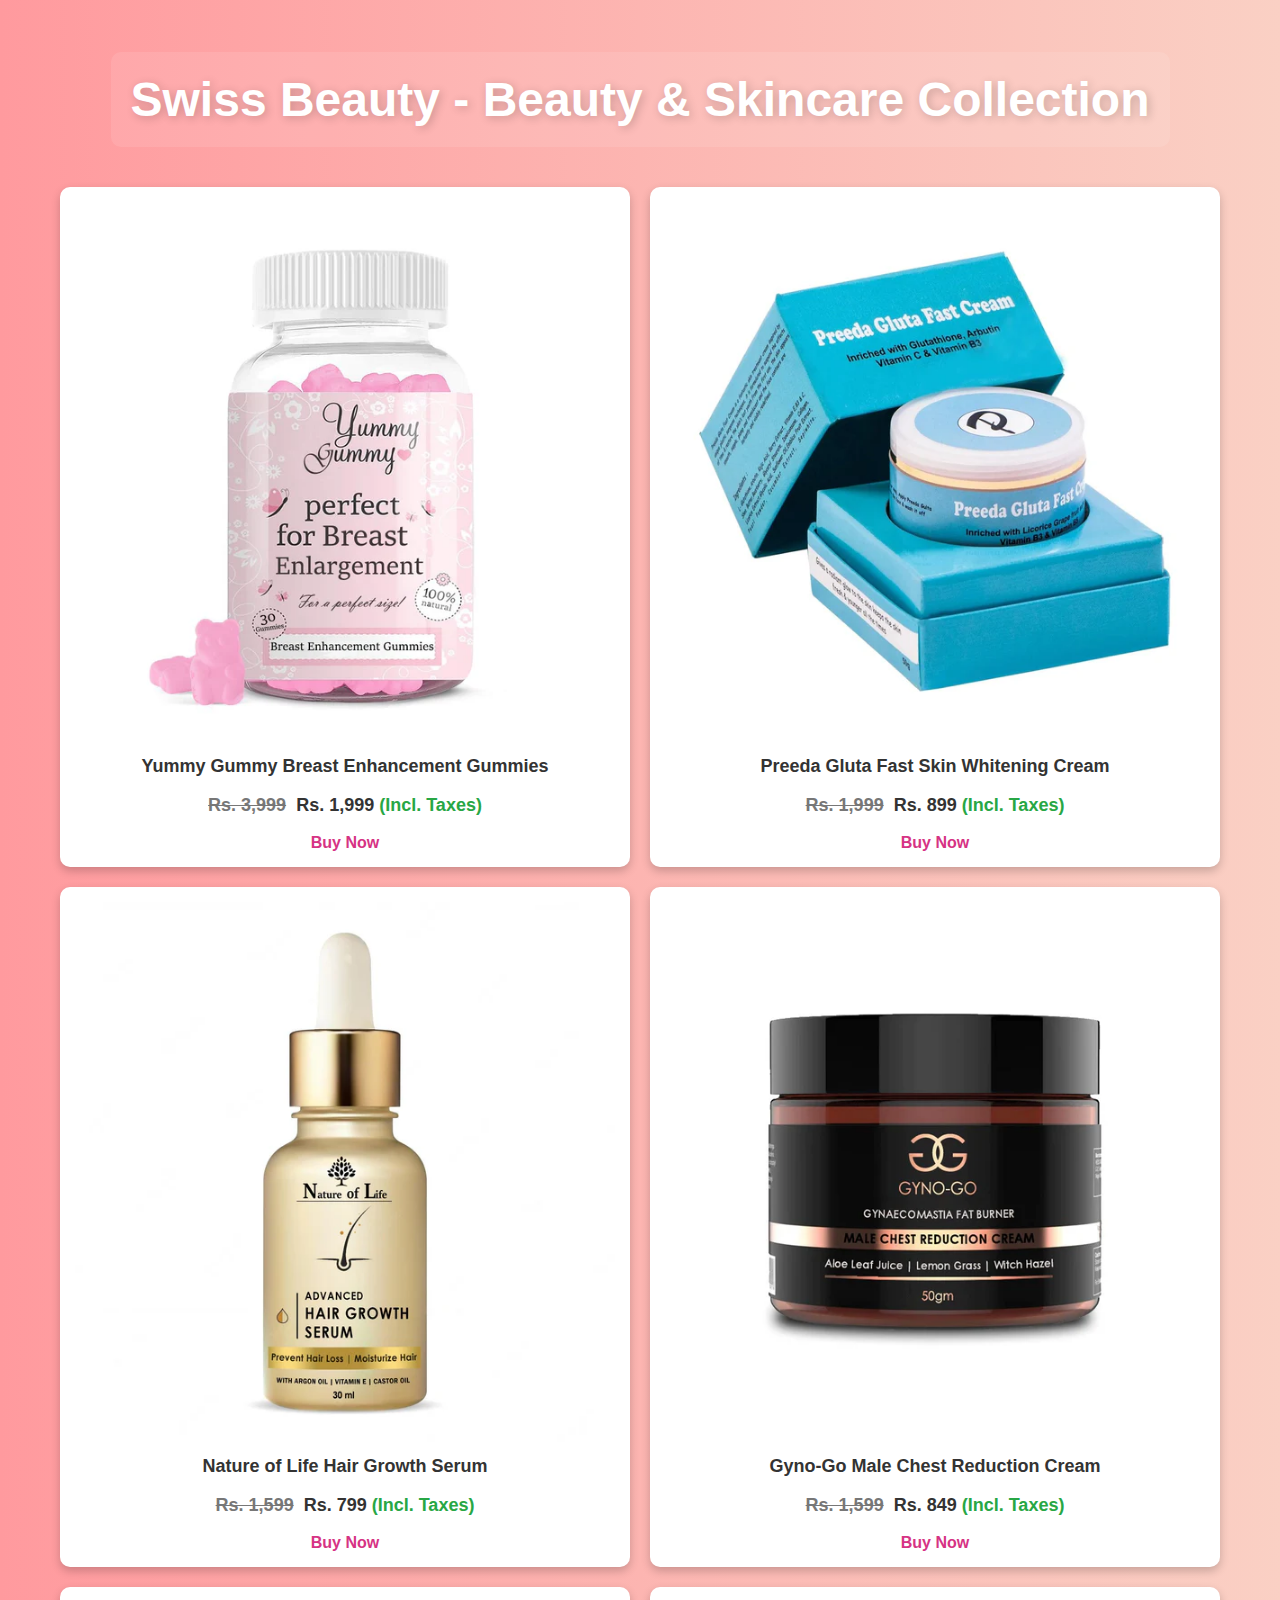
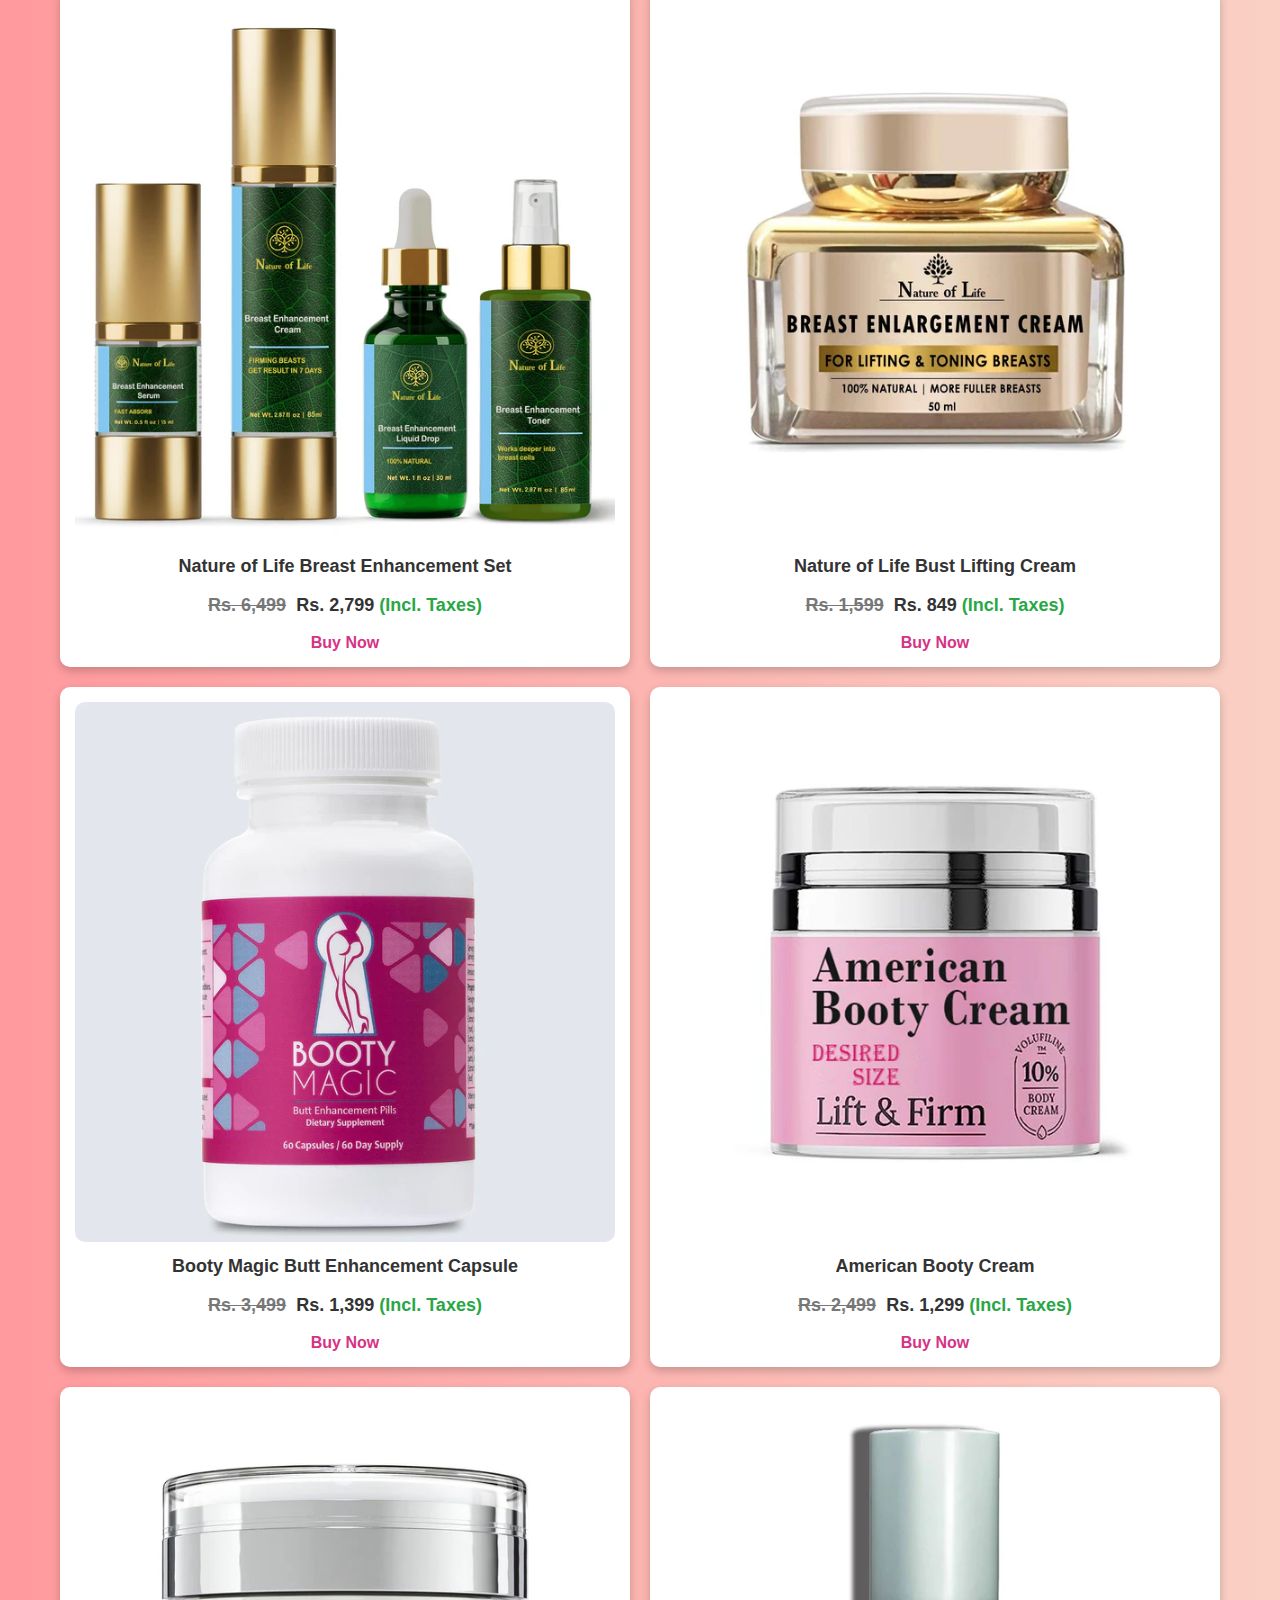
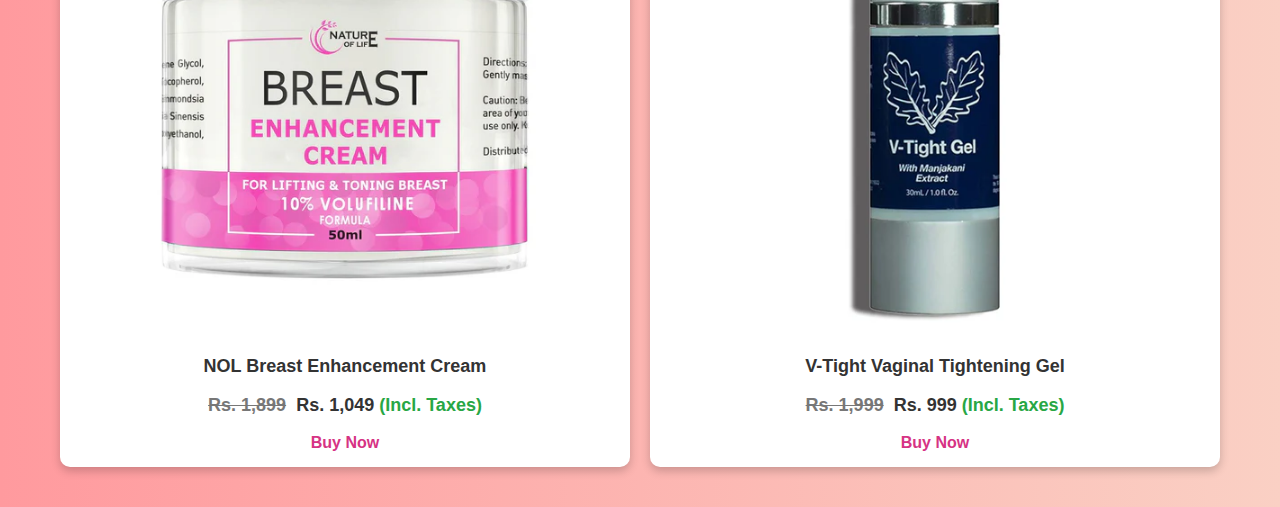
<file: swiss.html>
<!DOCTYPE html>
<html lang="en">
<head>
    <meta charset="UTF-8">
    <meta name="viewport" content="width=device-width, initial-scale=1.0">
    <title>Swiss Beauty - Beauty & Skincare</title>
    <style>
       
        body {
            font-family: 'Arial', sans-serif;
            margin: 0;
            padding: 20px;
            background: linear-gradient(to right, #ff9a9e, #fad0c4);
            text-align: center;
        }

       
        h1 {
            font-size: 48px;
            font-weight: bold;
            color: #fff;
            text-shadow: 2px 2px 10px rgba(0, 0, 0, 0.2);
            padding: 20px;
            margin-bottom: 20px;
            background: rgba(255, 255, 255, 0.1);
            border-radius: 10px;
            display: inline-block;
        }

        .flex-container {
            display: flex;
            flex-wrap: wrap;
            justify-content: center;
            gap: 20px;
            padding: 20px;
        }

        .flex-item {
            background: #fff;
            border-radius: 10px;
            padding: 15px;
            width: 45%;
            box-shadow: 0 4px 10px rgba(0, 0, 0, 0.2);
            transition: transform 0.3s ease;
            text-align: center;
        }

        .flex-item:hover {
            transform: scale(1.05);
        }

        /* Image Styling */
        .flex-item img {
            width: 100%;
            height: auto;
            border-radius: 10px;
        }

        /* Text Styling */
        .flex-item p {
            font-size: 18px;
            color: #333;
            font-weight: bold;
            margin-top: 10px;
        }

        .flex-item a {
            text-decoration: none;
            color: #d63384;
            font-size: 16px;
            display: block;
            margin-top: 5px;
            font-weight: bold;
        }

        .price {
            color: #ff4757;
            font-size: 20px;
        }

        .discount {
            text-decoration: line-through;
            color: #777;
            margin-right: 5px;
        }

        .tax {
            color: #28a745;
            font-weight: bold;
        }

        
        @media (max-width: 768px) {
            .flex-item {
                width: 90%;
            }
        }
    </style>
</head>
<body>

    <h1>Swiss Beauty - Beauty & Skincare Collection</h1>

    <div class="flex-container">
        <div class="flex-item">
            <img src="swissimg1.jpg" alt="Yummy Gummy Breast Enhancement Gummies">
            <p>Yummy Gummy Breast Enhancement Gummies</p>
            <p class="price"><span class="discount">Rs. 3,999</span> Rs. 1,999 <span class="tax">(Incl. Taxes)</span></p>
            <a href="https://beautyswiss.shop/products/yummy-gummy-breast-enhancement-gummies-1">Buy Now</a>
        </div>

        <div class="flex-item">
            <img src="swissimg2.jpg" alt="Preeda Gluta Fast Skin Whitening Cream">
            <p>Preeda Gluta Fast Skin Whitening Cream</p>
            <p class="price"><span class="discount">Rs. 1,999</span> Rs. 899 <span class="tax">(Incl. Taxes)</span></p>
            <a href="https://beautyswiss.shop/products/preeda-gluta-fast-skin-whitening-cream-50g">Buy Now</a>
        </div>

        <div class="flex-item">
            <img src="swissimg3.jpg" alt="Nature of Life Hair Growth Serum">
            <p>Nature of Life Hair Growth Serum</p>
            <p class="price"><span class="discount">Rs. 1,599</span> Rs. 799 <span class="tax">(Incl. Taxes)</span></p>
            <a href="https://beautyswiss.shop/products/nature-of-life-advanced-hair-growth-serum-30ml">Buy Now</a>
        </div>

        <div class="flex-item">
            <img src="swissimg4.jpg" alt="Gyno-Go Male Chest Reduction Cream">
            <p>Gyno-Go Male Chest Reduction Cream</p>
            <p class="price"><span class="discount">Rs. 1,599</span> Rs. 849 <span class="tax">(Incl. Taxes)</span></p>
            <a href="https://beautyswiss.shop/products/gyno-go-male-chest-reduction-cream-50g">Buy Now</a>
        </div>

        <div class="flex-item">
            <img src="swissimg5.jpg" alt="Nature of Life Breast Enhancement Set">
            <p>Nature of Life Breast Enhancement Set</p>
            <p class="price"><span class="discount">Rs. 6,499</span> Rs. 2,799 <span class="tax">(Incl. Taxes)</span></p>
            <a href="https://beautyswiss.shop/products/nature-of-life-set-of-breast-enhancement-cream-serum-liquid-drops-toner">Buy Now</a>
        </div>

        <div class="flex-item">
            <img src="swissimg6.jpg" alt="Nature of Life Bust Lifting Cream">
            <p>Nature of Life Bust Lifting Cream</p>
            <p class="price"><span class="discount">Rs. 1,599</span> Rs. 849 <span class="tax">(Incl. Taxes)</span></p>
            <a href="https://beautyswiss.shop/products/nature-of-life-bust-enhancement-lifting-cream-50ml">Buy Now</a>
        </div>

        <div class="flex-item">
            <img src="swissimg7.jpg" alt="Booty Magic Butt Enhancement Capsule">
            <p>Booty Magic Butt Enhancement Capsule</p>
            <p class="price"><span class="discount">Rs. 3,499</span> Rs. 1,399 <span class="tax">(Incl. Taxes)</span></p>
            <a href="https://beautyswiss.shop/products/booty-magic-butt-enhancement-caps-2-month-supply">Buy Now</a>
        </div>

        <div class="flex-item">
            <img src="swissimg8.jpg" alt="American Booty Cream">
            <p>American Booty Cream</p>
            <p class="price"><span class="discount">Rs. 2,499</span> Rs. 1,299 <span class="tax">(Incl. Taxes)</span></p>
            <a href="https://beautyswiss.shop/products/american-booty-cream-for-butt-enhancement-lifting-50ml">Buy Now</a>
        </div>
        
        <div class="flex-item">
            <img src="swissimg9.jpg" alt="NOL Breast Enhancement Cream">
            <p>NOL Breast Enhancement Cream</p>
            <p class="price"><span class="discount">Rs. 1,899</span> Rs. 1,049 <span class="tax">(Incl. Taxes)</span></p>
            <a href="https://beautyswiss.shop/products/nol-breast-enhancement-cream-for-lifting-toning-breasts-50ml">Buy Now</a>
        </div>
        
        <div class="flex-item">
            <img src="swissimg10.jpg" alt="V-Tight Vaginal Tightening Gel">
            <p>V-Tight Vaginal Tightening Gel</p>
            <p class="price"><span class="discount">Rs. 1,999</span> Rs. 999 <span class="tax">(Incl. Taxes)</span></p>
            <a href="https://beautyswiss.shop/products/v-tight-vaginal-tightening-rejuvenation-gel-30ml">Buy Now</a>
        </div>
    </div>

</body>
</html>
</file>
<file: style.css>
*{
    margin:0;
    font-family:Arial;
    border:border-box;
   }
   .navbar
   {
   height: 70px;
   background-color:#0f1111;
   color:white;
   display:flex;
   align-items: center;
   justify-content:space-evenly;
   }
   .nav-logo 
   {
     height:120px;
     width:120px;
   }
   .logo
   {
       background-image:url("logo1.png");
       background-size:cover;
       height:80px;
       width:150%;
   }
   .border
   {
       border:2px solid transparent;
   }
   .border:hover{
       border:2px solid white;
   
   }
   
   .add-first{
       color:#cccccc;
       font-size:0.85rem;
       margin-left:15px;
   
   }
   .add-second{
       font-size:1rem;
       margin-left:3px;
   }
   .add-icon
   {
       display:flex;
       align-items:center;
   }
   
   .nav-search 
   {
       display: flex;
       justify-content: space-evenly;
       background-color:pink;
       width: 620px;
       height: 40px;
       border-radius: 4px;
       border: 2px solid transparent;
   }
       
   .search-select 
   {
       background-color: #f3f3f3;
       width: 50px;
       text-align: center;
       border-top-left-radius: 4px;
       border-bottom-left-radius: 4px;
       border: none;
   }
       
   .search-input
   {
       width: 100%;
       font-size: 1.2rem;
       border: none;
   }
       
   .search-icon
   {
       cursor: pointer;
       width: 45px;
       display: flex;
       justify-content: center;
       align-items: center;
       font-size: 1.2rem;
       background-color: #fdc174;
       border-top-right-radius: 4px;
       border-bottom-right-radius: 4px;
       color: #f111d3;
   }   
   
   .nav-search:hover
   {
       border: 2px solid orange;
    }
    .nav-signin a {
       text-decoration: none;
   }
   span
    {
       font-size: 0.85rem;
       
       color:white;
   }
       
   .nav-second 
   {
       font-size: 0.90rem;
       font-weight: 700;
       color:white;
      
   
   }
   
   .nav-cart i
   {
       
       font-size: 30px;
   }
       
   .nav-cart
   {
       font-size:0.85rem;
       font-weight:700;
   }
   .panel 
   {
       height: 40px;
       background-color: #ea0291;
       display: flex;
       color: white;
       align-items: center;
       justify-content: space-evenly;
       text-decoration:none;
   
   }
   .panel-ops p
   {
       display: inline;
       margin-left:15px;
   }
       
   .panel-ops
   {
       width: 70%;
       font-size: 0.95rem;
   }
       
   .panel-deals
   {
       font-size: 1rem;
       font-weight: 900;
       
   
   }
   .panel-deals a
   {
       text-decoration:none;
       color:white;
   
   }
   .panel-all a
   {
       text-decoration:none;
       color:white;
   
   }
   
   .hero-section
   {
       background-image: url("hero.jpg");
       background-size: cover;
       height: 40rem;
       justify-content:space-evenly;
   }
   .buy-section
   {
       margin-top:10px;
       background-image: url("image.jpg");
       background-size: cover;
       height: 8rem;
       justify-content:space-evenly;
   }
   
   .hero-msg
   {
       background-color: white;
       color: black;
       height: 45px;
       display: flex;
       align-items: center;
       justify-content: center;
       font-size: 0.90rem;
   }
   
   .hero-msg a
   {
       text-decoration:none;
       color: #007185;
   }
       
       
   .shop-section
   {
       display:flex;
       flex-wrap:wrap;
       justify-content:space-evenly;
       background-color: #f8def6;
   }
   
   .founder-section
   {
       display:flex;
       flex-wrap:wrap;
       justify-content:space-evenly;
       background-color: #f8d5f8;
   }
   .box
   {
      
       height: 420px;
       width: 23%;
       background-color:white;
       padding: 20px 0px 15px; 
       margin-top: 15px;
       transition: transform 0.3s ease;
   }
   .box:hover {
       transform: scale(1.05);
   }
   
   .box-img
   {
       height: 300px;
       background-size: cover; 
       margin-top: 1rem; 
       margin-bottom: 1rem;
   }
   .box-content
   {
       margin-left: 1rem; 
       margin-right: 1rem;
       font-weight:800;
   }
   .box-content h2
   {
       font-weight:800;
     font-family:'Lucida Handwriting',cursive;
   }
   
   .box a
   {
        color:#070109;
        text-decoration:none;
   }    
   
   
   
   footer
   {
       margin-top: 15px;
   }
       
   .foot-panel1 a
   { 
       background-color:#a6ebf5;
       color: white; 
       height: 50px; 
       display: flex; 
       justify-content:center;
       align-items: center; 
       font-size: 1.20rem;
       text-decoration: none;
   }
   .foot-panel2 
   { 
       background-color:#5a7da2;
       color:white;
       height: 300px;
       display: flex;
       justify-content:space-evenly;
   
   }
   ul
   {
       margin-top: 20px;
   }
   ul a
   {
       display: block; 
       font-size: 0.85rem; 
       margin-top: 10px; 
       color: #f3efef;
   }
       
   .foot-panel3 
   {
       background-color:#010202;
       color: white;
       border-top: 0.5px solid white;
       height: 55px; 
       display: flex;
       justify-content: center;
       align-items:center;
   }
   .logo1
   {
       background-image:url("logo1.png");
       background-size:cover;
       height:100px;
       width: 140px;
   }
       
   .foot-panel4
   {
       background-color:#ea0291;
       color: white; 
       height: 80px;
       font-size: 0.7rem; 
       text-align:center;
   }
   .pages
   {
   
       padding-top: 25px;
   }
   .copyright 
   { 
       padding-top: 5px;
   }
</file>
